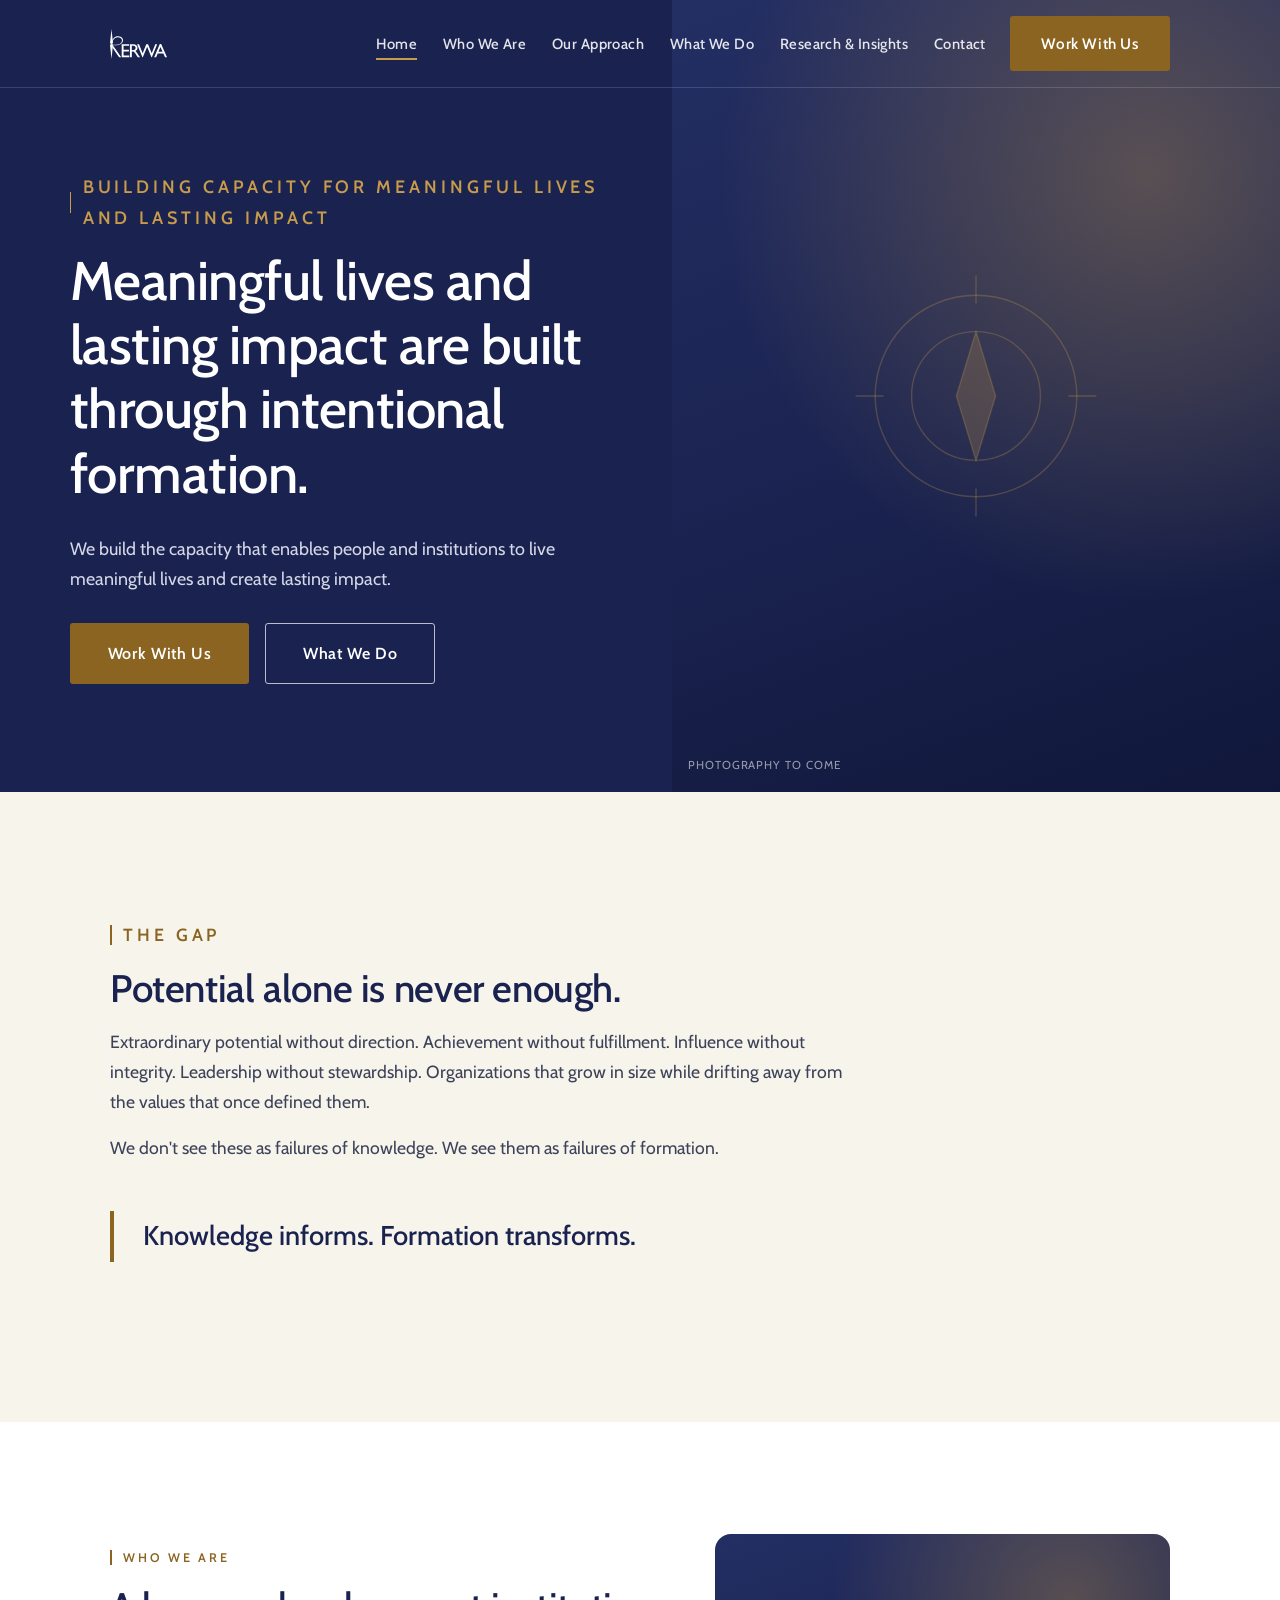
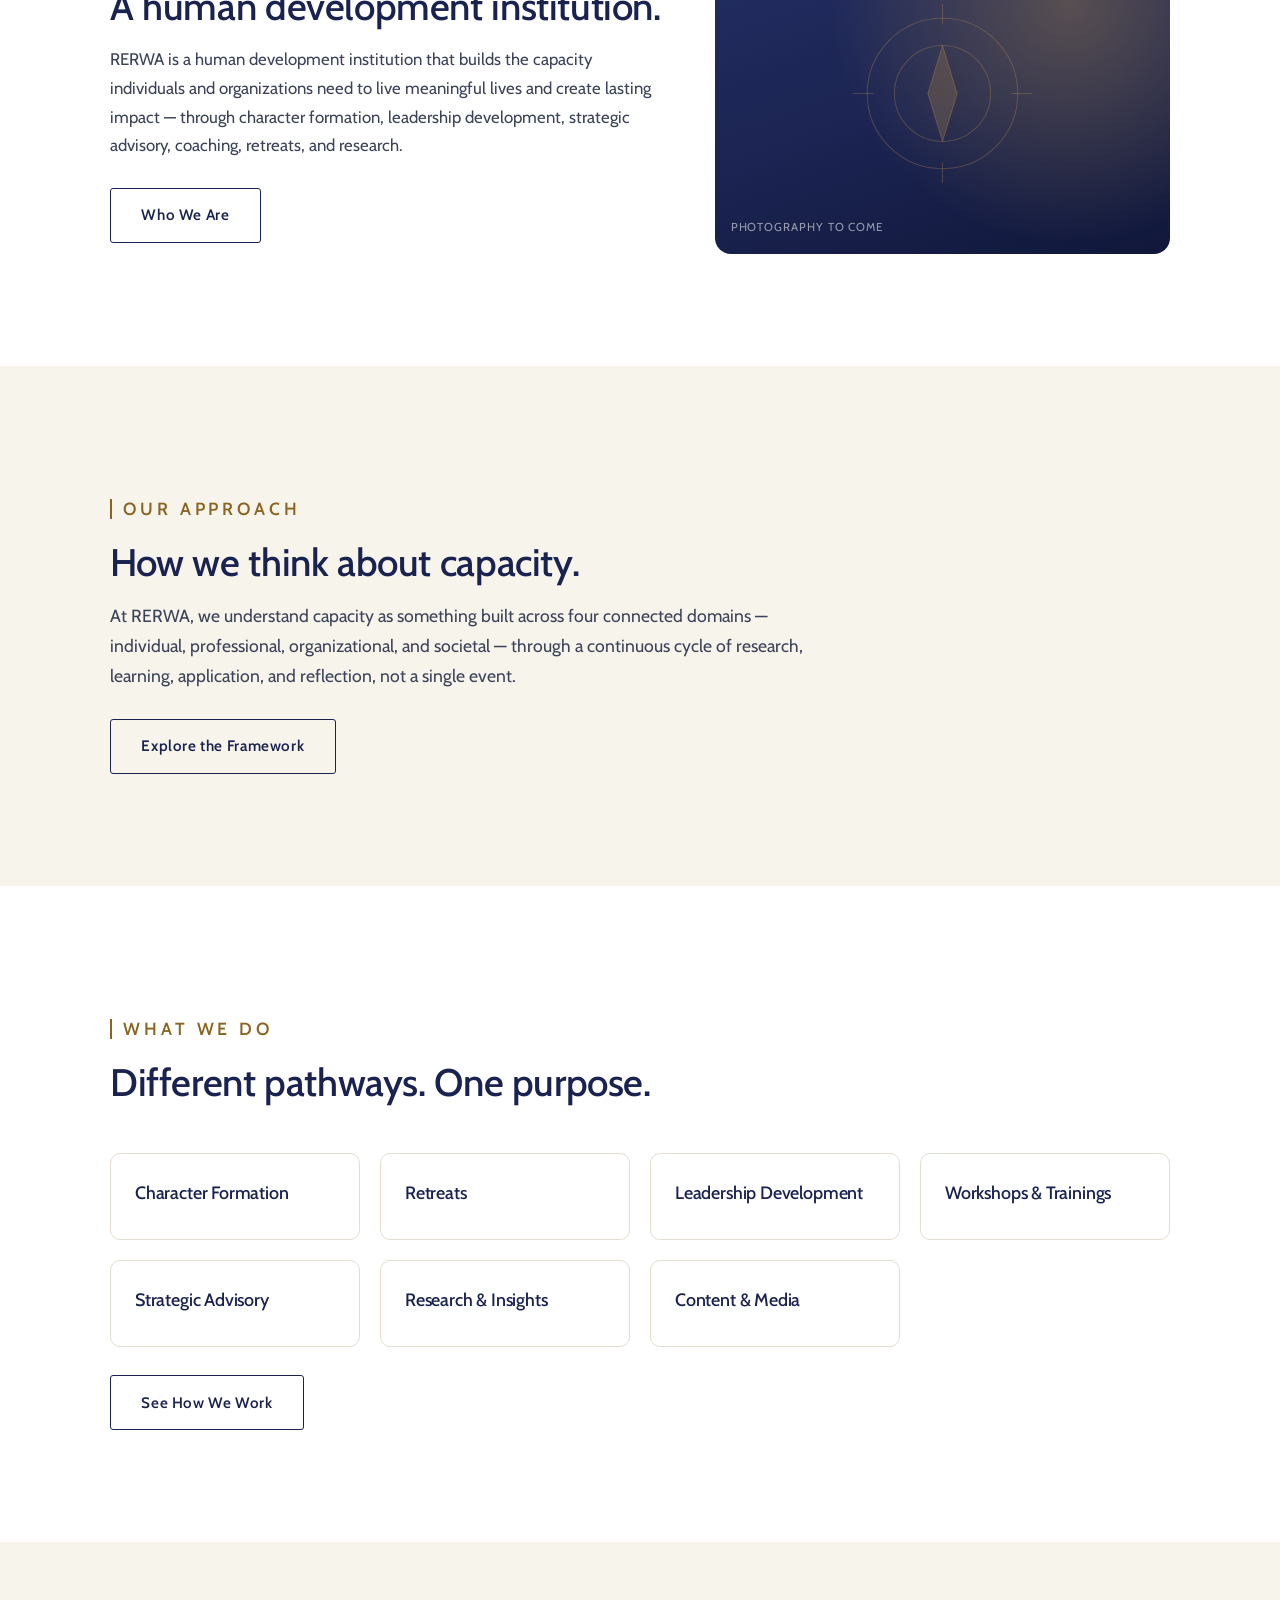
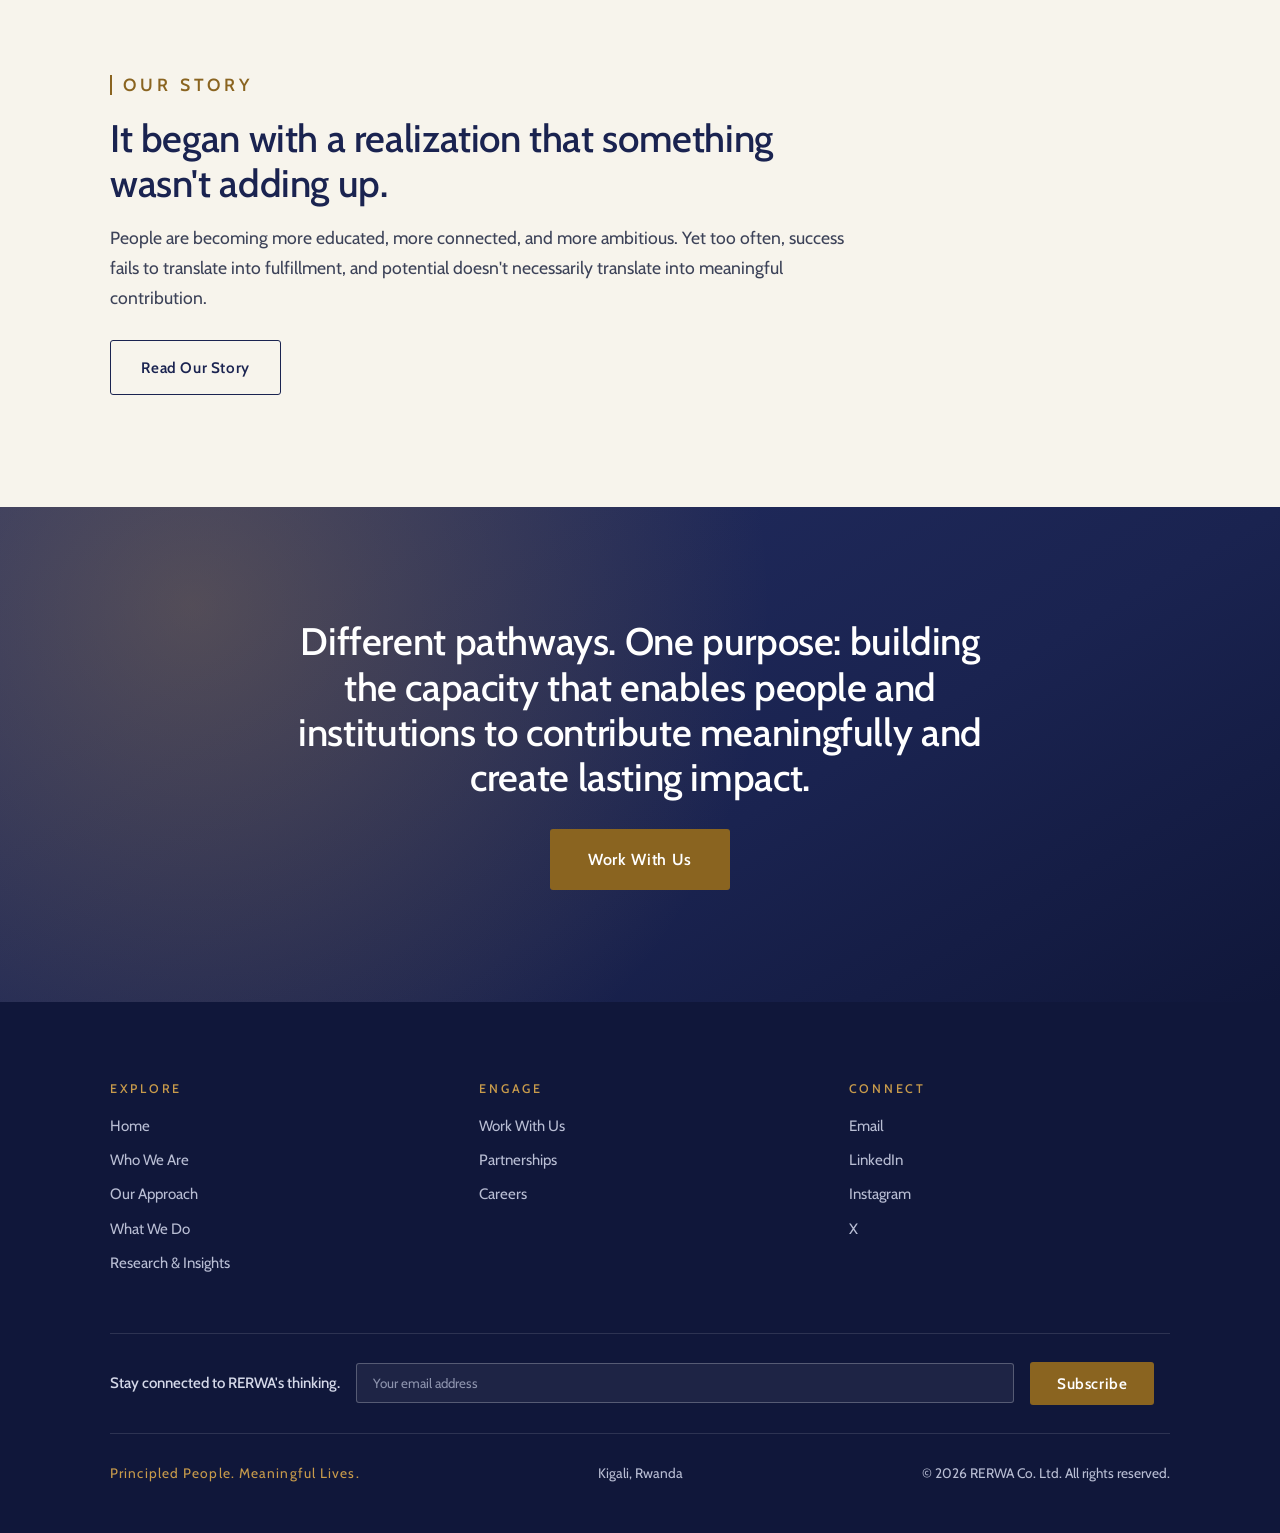
<file: index.html>
<!DOCTYPE html>
<html lang="en">
<head>
  <!-- Google tag (gtag.js) -->
<script async src="https://www.googletagmanager.com/gtag/js?id=G-T71RK4QW1S"></script>
<script>
  window.dataLayer = window.dataLayer || [];
  function gtag(){dataLayer.push(arguments);}
  gtag('js', new Date());
  gtag('config', 'G-T71RK4QW1S');
</script>
  <meta charset="utf-8">
  <meta name="viewport" content="width=device-width, initial-scale=1">
  <title>RERWA | Principled People. Meaningful Lives.</title>
  <meta name="description" content="Build the capacity for a life of meaning — personal development, character formation, leadership, and organizational culture.">
  <meta name="keywords" content="personal development, character formation, leadership development, human development institution, Rwanda">
  <meta name="author" content="RERWA Co. Ltd">

  <!-- Open Graph / social sharing -->
  <meta property="og:title" content="RERWA | Principled People. Meaningful Lives.">
  <meta property="og:description" content="Build the capacity for a life of meaning — personal development, character formation, leadership, and organizational culture.">
  <meta property="og:type" content="website">
  <meta property="og:url" content="https://rerwacollective.org/">
  <meta property="og:site_name" content="RERWA Collective">
  <meta name="twitter:card" content="summary">
  <link rel="canonical" href="https://rerwacollective.org/">

  <!-- Favicons -->
  <link rel="icon" href="images/favicon.ico" sizes="any">
  <link rel="icon" type="image/png" href="images/favicon_32.png">

  <!-- Fonts: Cabin as the web-safe Gill Sans substitute (guide Part 7) -->
  <link rel="preconnect" href="https://fonts.googleapis.com">
  <link rel="preconnect" href="https://fonts.gstatic.com" crossorigin>
  <link href="https://fonts.googleapis.com/css2?family=Cabin:wght@400;500;600;700&display=swap" rel="stylesheet">

  <link rel="stylesheet" href="css/style.css">
  <link rel="stylesheet" href="css/responsive.css">
</head>
<body>
  <a class="skip-link" href="#main">Skip to content</a>
  <header class="site-header site-header--overlay">
    <div class="container">
      <nav class="nav" aria-label="Primary">
        <a class="nav__brand" href="index.html" aria-label="RERWA home">
          <!-- Full RERWA wordmark. Navy shows on light headers; white shows on the dark home hero (CSS-controlled). -->
          <img class="nav__brand-logo nav__brand-logo--dark" src="images/rerwa-logo.svg" alt="RERWA">
          <img class="nav__brand-logo nav__brand-logo--light" src="images/rerwa-logo-white.svg" alt="RERWA" aria-hidden="true">
        </a>
        <button class="nav__toggle" aria-label="Toggle menu" aria-expanded="false" aria-controls="nav-links">
          <span></span><span></span><span></span>
        </button>
        <ul class="nav__links" id="nav-links">
          <li><a class="nav__link" href="index.html" aria-current="page">Home</a></li>
          <li><a class="nav__link" href="who-we-are.html">Who We Are</a></li>
          <li><a class="nav__link" href="our-approach.html">Our Approach</a></li>
          <li><a class="nav__link" href="what-we-do.html">What We Do</a></li>
          <li><a class="nav__link" href="research-insights.html">Research &amp; Insights</a></li>
          <li><a class="nav__link" href="contact.html">Contact</a></li>
        </ul>
        <a class="btn btn--gold" href="contact.html">Work With Us</a>
      </nav>
    </div>
  </header>
  <main id="main">
    <!-- HERO — two-column, transparent nav, fade-up + slow zoom (guide Part 1) -->
    <section class="hero-home">
      <div class="hero-home__grid">
        <div class="hero-home__content">
          <p class="label">Building Capacity for Meaningful Lives and Lasting Impact</p>
          <h1>Meaningful lives and lasting impact are built through intentional formation.</h1>
          <p>We build the capacity that enables people and institutions to live meaningful lives and create lasting impact.</p>
          <div class="btn-row">
            <a class="btn btn--gold btn--lg" href="contact.html">Work With Us</a>
            <a class="btn btn--ghost-light btn--lg" href="what-we-do.html">What We Do</a>
          </div>
        </div>
        <div class="hero-home__media">
          <div class="photo " role="img" aria-label="Photography placeholder" data-direction="A person mid-stride outdoors, golden-hour light, looking beyond the camera — aspiration and quiet resolve, authentic Rwandan setting. No staged corporate imagery.">
            <span class="photo__note">Photography to come</span>
          </div>
        </div>
      </div>
    </section>

    <!-- THE GAP — text only, generous white space, the emotional turn -->
    <section class="section">
      <div class="container">
        <div class="section__intro reveal">
          <p class="label">The Gap</p>
          <h2>Potential alone is never enough.</h2>
          <p>Extraordinary potential without direction. Achievement without fulfillment. Influence without integrity. Leadership without stewardship. Organizations that grow in size while drifting away from the values that once defined them.</p>
          <p>We don't see these as failures of knowledge. We see them as failures of formation.</p>
        </div>
        <div class="pull-quote reveal">
          <p>Knowledge informs. Formation transforms.</p>
        </div>
      </div>
    </section>

    <!-- WHO WE ARE — two columns, text + people-centred image -->
    <section class="section section--white">
      <div class="container">
        <div class="hero-page__grid">
          <div class="reveal">
            <p class="label">Who We Are</p>
            <h2>A human development institution.</h2>
            <p style="margin-top: var(--space-sm);">RERWA is a human development institution that builds the capacity individuals and organizations need to live meaningful lives and create lasting impact — through character formation, leadership development, strategic advisory, coaching, retreats, and research.</p>
            <div class="btn-row">
              <a class="btn btn--ghost" href="who-we-are.html">Who We Are</a>
            </div>
          </div>
          <div class="photo " role="img" aria-label="Photography placeholder" data-direction="A strong people-centred image — genuine connection, not posed.">
            <span class="photo__note">Photography to come</span>
          </div>
        </div>
      </div>
    </section>

    <!-- OUR APPROACH — short teaser only (full detail lives on Our Approach) -->
    <section class="section">
      <div class="container">
        <div class="section__intro reveal">
          <p class="label">Our Approach</p>
          <h2>How we think about capacity.</h2>
          <p>At RERWA, we understand capacity as something built across four connected domains — individual, professional, organizational, and societal — through a continuous cycle of research, learning, application, and reflection, not a single event.</p>
          <div class="btn-row">
            <a class="btn btn--ghost" href="our-approach.html">Explore the Framework</a>
          </div>
        </div>
      </div>
    </section>

    <!-- WHAT WE DO — seven compact cards, evenly weighted -->
    <section class="section section--white">
      <div class="container">
        <div class="section__intro reveal">
          <p class="label">What We Do</p>
          <h2>Different pathways. One purpose.</h2>
        </div>
        <div class="cards cards--4 reveal">
          <a class="card" href="what-we-do.html#character-formation"><h3>Character Formation</h3></a>
          <a class="card" href="what-we-do.html#retreats"><h3>Retreats</h3></a>
          <a class="card" href="what-we-do.html#leadership-development"><h3>Leadership Development</h3></a>
          <a class="card" href="what-we-do.html#workshops-trainings"><h3>Workshops &amp; Trainings</h3></a>
          <a class="card" href="what-we-do.html#strategic-advisory"><h3>Strategic Advisory</h3></a>
          <a class="card" href="what-we-do.html#research-insights"><h3>Research &amp; Insights</h3></a>
          <a class="card" href="what-we-do.html#content-media"><h3>Content &amp; Media</h3></a>
        </div>
        <div class="btn-row reveal">
          <a class="btn btn--ghost" href="what-we-do.html">See How We Work</a>
        </div>
      </div>
    </section>

    <!-- OUR STORY teaser — links to Who We Are -->
    <section class="section">
      <div class="container">
        <div class="section__intro reveal">
          <p class="label">Our Story</p>
          <h2>It began with a realization that something wasn't adding up.</h2>
          <p>People are becoming more educated, more connected, and more ambitious. Yet too often, success fails to translate into fulfillment, and potential doesn't necessarily translate into meaningful contribution.</p>
          <div class="btn-row">
            <a class="btn btn--ghost" href="who-we-are.html#our-story">Read Our Story</a>
          </div>
        </div>
      </div>
    </section>

    <section class="cta-band">
      <div class="container">
        <h2>Different pathways. One purpose: building the capacity that enables people and institutions to contribute meaningfully and create lasting impact.</h2>
        <a class="btn btn--gold btn--lg" href="contact.html">Work With Us</a>
      </div>
    </section>
  </main>

  <footer class="site-footer">
    <div class="container">
      <div class="footer-grid">
        <div class="footer-col">
          <h3>Explore</h3>
          <ul>
            <li><a href="index.html">Home</a></li>
            <li><a href="who-we-are.html">Who We Are</a></li>
            <li><a href="our-approach.html">Our Approach</a></li>
            <li><a href="what-we-do.html">What We Do</a></li>
            <li><a href="research-insights.html">Research &amp; Insights</a></li>
          </ul>
        </div>
        <div class="footer-col">
          <h3>Engage</h3>
          <ul>
            <li><a href="contact.html">Work With Us</a></li>
            <li><a href="contact.html#research-content-partnerships">Partnerships</a></li>
            <li><a href="contact.html#general-enquiries">Careers</a></li>
          </ul>
        </div>
        <div class="footer-col">
          <h3>Connect</h3>
          <ul>
            <li><a href="mailto:info@rerwacollective.org">Email</a></li>
            <li><a href="https://www.linkedin.com/company/rerwa" rel="noopener">LinkedIn</a></li>
            <li><a href="https://www.instagram.com/rerwacollective" rel="noopener">Instagram</a></li>
            <li><a href="https://x.com/rerwacollective" rel="noopener">X</a></li>
          </ul>
        </div>
      </div>

      <form class="footer-news" id="newsletter-form" novalidate>
        <label for="newsletter-email">Stay connected to RERWA's thinking.</label>
        <input type="email" id="newsletter-email" name="email" placeholder="Your email address" required>
        <button class="btn btn--gold" type="submit">Subscribe</button>
        <span class="footer-news__done" role="status" aria-live="polite"></span>
      </form>

      <div class="footer-base">
        <span class="tagline">Principled People. Meaningful Lives.</span>
        <span>Kigali, Rwanda</span>
        <span>&copy; 2026 RERWA Co. Ltd. All rights reserved.</span>
      </div>
    </div>
  </footer>

  <script src="js/main.js"></script>
</body>
</html>
</file>
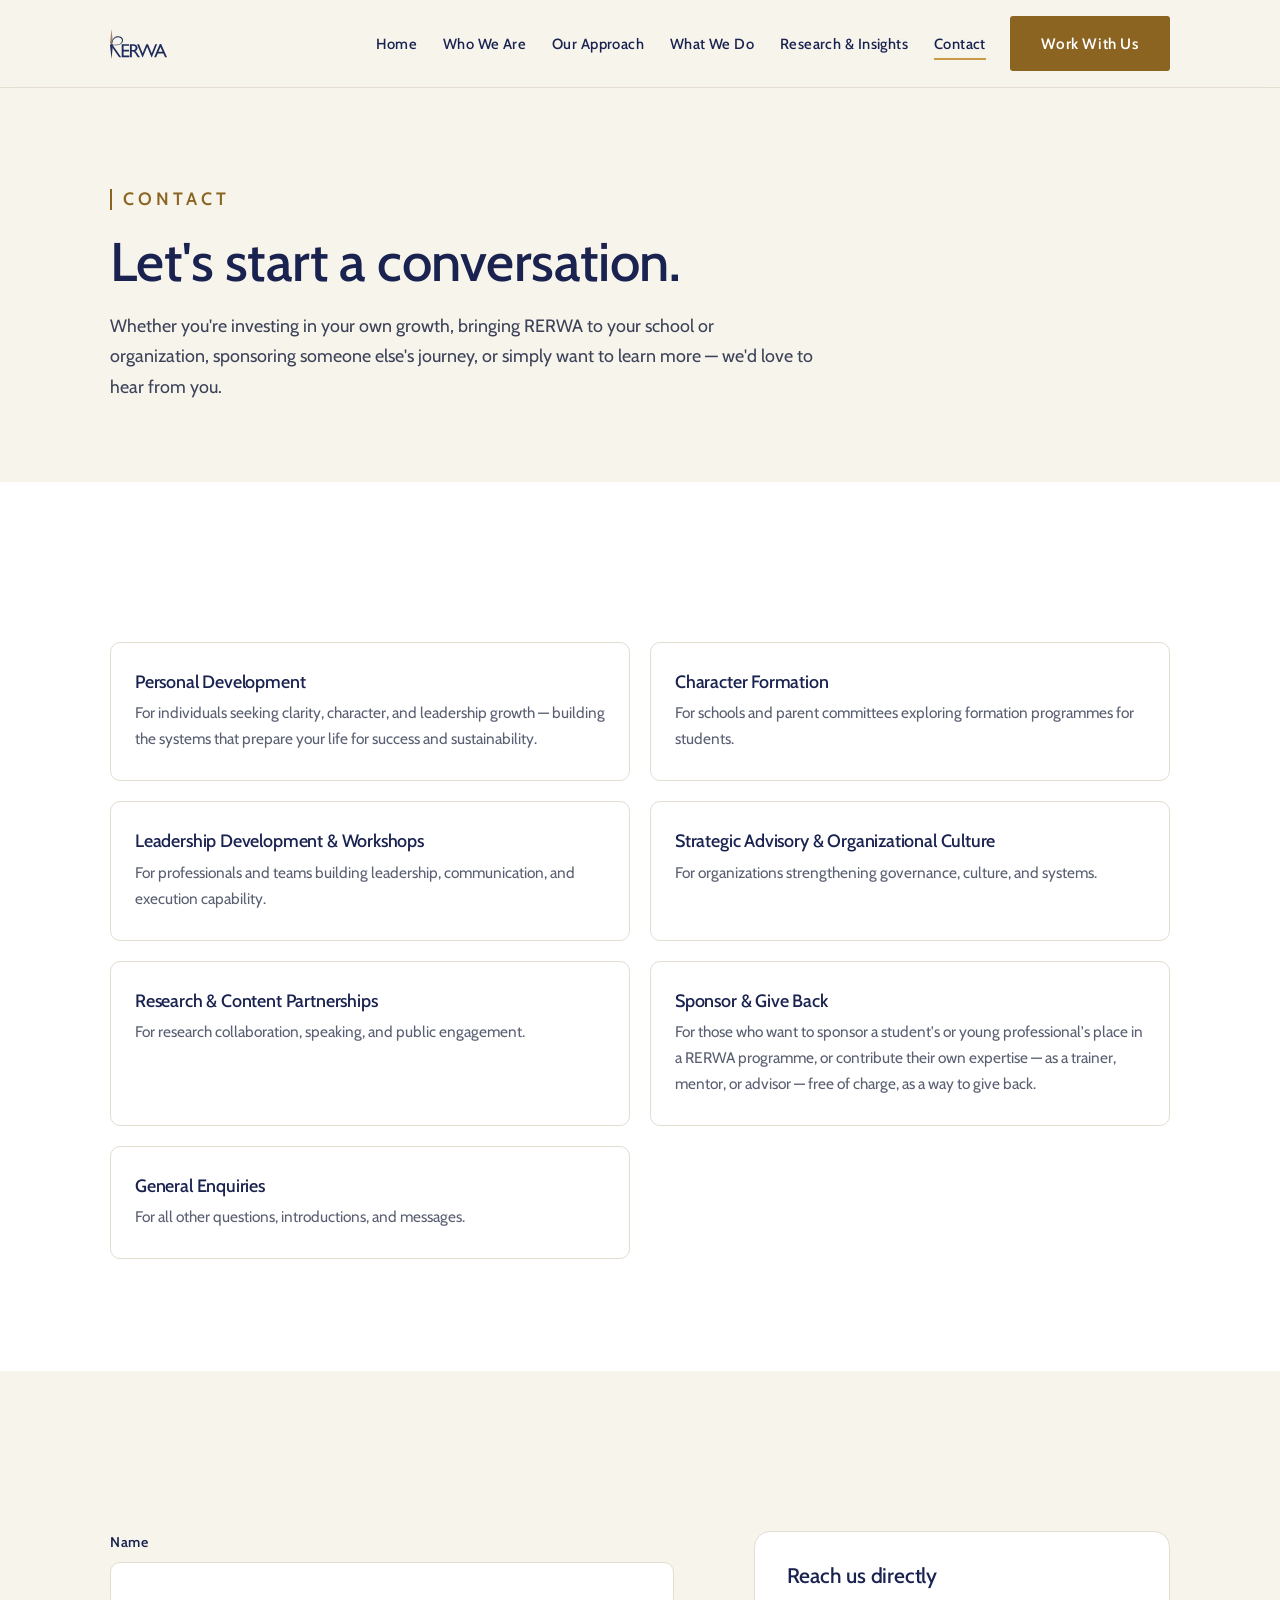
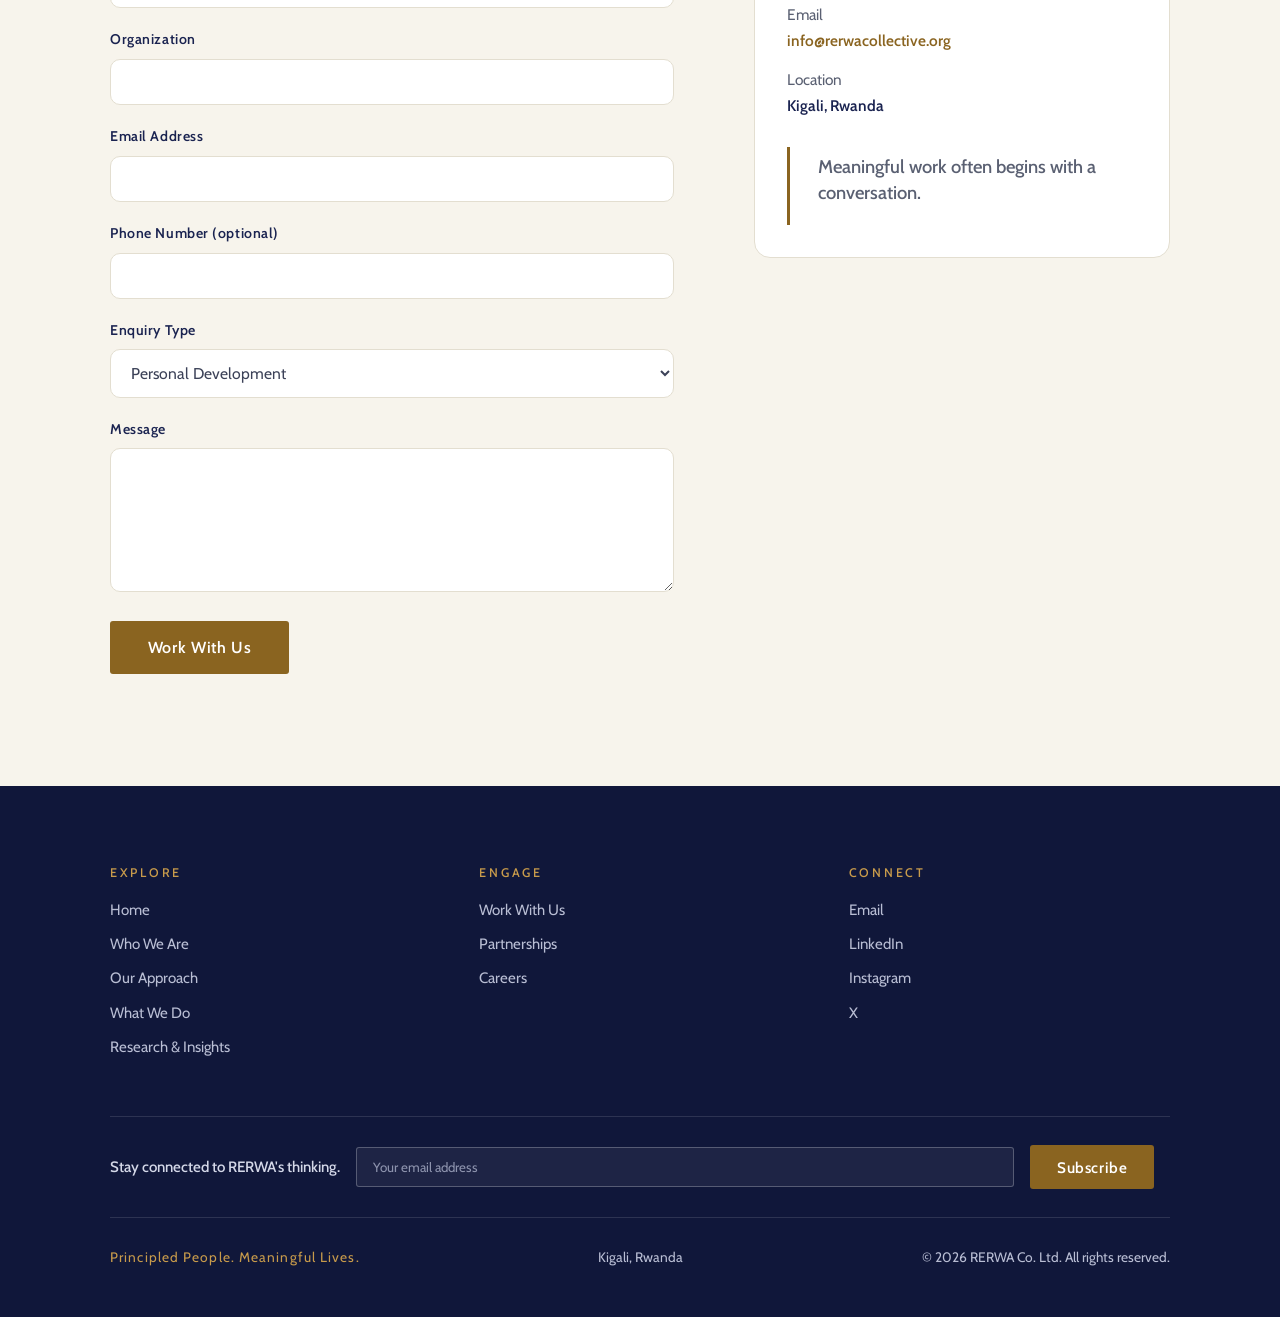
<file: contact.html>
<!DOCTYPE html>
<html lang="en">
<head>
  <!-- Google tag (gtag.js) -->
<script async src="https://www.googletagmanager.com/gtag/js?id=G-T71RK4QW1S"></script>
<script>
  window.dataLayer = window.dataLayer || [];
  function gtag(){dataLayer.push(arguments);}
  gtag('js', new Date());
  gtag('config', 'G-T71RK4QW1S');
</script>
  <meta charset="utf-8">
  <meta name="viewport" content="width=device-width, initial-scale=1">
  <title>Contact | RERWA</title>
  <meta name="description" content="Work with RERWA — for your own personal development, your team's leadership, or your organization's culture. Start a conversation today.">
  <meta name="keywords" content="work with RERWA, personal development, leadership training, organizational culture, sponsor a student">
  <meta name="author" content="RERWA Co. Ltd">

  <!-- Open Graph / social sharing -->
  <meta property="og:title" content="Contact | RERWA">
  <meta property="og:description" content="Work with RERWA — for your own personal development, your team's leadership, or your organization's culture. Start a conversation today.">
  <meta property="og:type" content="website">
  <meta property="og:url" content="https://rerwacollective.org/contact">
  <meta property="og:site_name" content="RERWA Collective">
  <meta name="twitter:card" content="summary">
  <link rel="canonical" href="https://rerwacollective.org/contact">

  <!-- Favicons -->
  <link rel="icon" href="images/favicon.ico" sizes="any">
  <link rel="icon" type="image/png" href="images/favicon_32.png">

  <!-- Fonts: Cabin as the web-safe Gill Sans substitute (guide Part 7) -->
  <link rel="preconnect" href="https://fonts.googleapis.com">
  <link rel="preconnect" href="https://fonts.gstatic.com" crossorigin>
  <link href="https://fonts.googleapis.com/css2?family=Cabin:wght@400;500;600;700&display=swap" rel="stylesheet">

  <link rel="stylesheet" href="css/style.css">
  <link rel="stylesheet" href="css/responsive.css">
</head>
<body>
  <a class="skip-link" href="#main">Skip to content</a>
  <header class="site-header">
    <div class="container">
      <nav class="nav" aria-label="Primary">
        <a class="nav__brand" href="index.html" aria-label="RERWA home">
          <!-- Full RERWA wordmark. Navy shows on light headers; white shows on the dark home hero (CSS-controlled). -->
          <img class="nav__brand-logo nav__brand-logo--dark" src="images/rerwa-logo.svg" alt="RERWA">
          <img class="nav__brand-logo nav__brand-logo--light" src="images/rerwa-logo-white.svg" alt="RERWA" aria-hidden="true">
        </a>
        <button class="nav__toggle" aria-label="Toggle menu" aria-expanded="false" aria-controls="nav-links">
          <span></span><span></span><span></span>
        </button>
        <ul class="nav__links" id="nav-links">
          <li><a class="nav__link" href="index.html">Home</a></li>
          <li><a class="nav__link" href="who-we-are.html">Who We Are</a></li>
          <li><a class="nav__link" href="our-approach.html">Our Approach</a></li>
          <li><a class="nav__link" href="what-we-do.html">What We Do</a></li>
          <li><a class="nav__link" href="research-insights.html">Research &amp; Insights</a></li>
          <li><a class="nav__link" href="contact.html" aria-current="page">Contact</a></li>
        </ul>
        <a class="btn btn--gold" href="contact.html">Work With Us</a>
      </nav>
    </div>
  </header>
  <main id="main">
    <section class="hero-page hero-page--text-only">
      <div class="container">
        <div class="hero-page__grid">
          <div>
            <p class="label">Contact</p>
            <h1>Let's start a conversation.</h1>
            <p>Whether you're investing in your own growth, bringing RERWA to your school or organization, sponsoring someone else's journey, or simply want to learn more — we'd love to hear from you.</p>
          </div>
        </div>
      </div>
    </section>

    <!-- Enquiry options — tapping a card preselects the enquiry type below.
         “Sponsor & Give Back” covers both financial sponsorship and pro bono
         expert contribution; both route to one enquiry type for now. -->
    <section class="section section--white">
      <div class="container">
        <div class="enquiry-grid reveal">
          <a class="card" href="#contact-form" id="personal-development" onclick="document.getElementById('enquiry-type').value='Personal Development';">
            <h3>Personal Development</h3>
            <p>For individuals seeking clarity, character, and leadership growth — building the systems that prepare your life for success and sustainability.</p>
          </a>
          <a class="card" href="#contact-form" id="character-formation" onclick="document.getElementById('enquiry-type').value='Character Formation';">
            <h3>Character Formation</h3>
            <p>For schools and parent committees exploring formation programmes for students.</p>
          </a>
          <a class="card" href="#contact-form" id="leadership-development-workshops" onclick="document.getElementById('enquiry-type').value='Leadership Development & Workshops';">
            <h3>Leadership Development &amp; Workshops</h3>
            <p>For professionals and teams building leadership, communication, and execution capability.</p>
          </a>
          <a class="card" href="#contact-form" id="strategic-advisory-organizational-culture" onclick="document.getElementById('enquiry-type').value='Strategic Advisory & Organizational Culture';">
            <h3>Strategic Advisory &amp; Organizational Culture</h3>
            <p>For organizations strengthening governance, culture, and systems.</p>
          </a>
          <a class="card" href="#contact-form" id="research-content-partnerships" onclick="document.getElementById('enquiry-type').value='Research & Content Partnerships';">
            <h3>Research &amp; Content Partnerships</h3>
            <p>For research collaboration, speaking, and public engagement.</p>
          </a>
          <a class="card" href="#contact-form" id="sponsor-give-back" onclick="document.getElementById('enquiry-type').value='Sponsor & Give Back';">
            <h3>Sponsor &amp; Give Back</h3>
            <p>For those who want to sponsor a student's or young professional's place in a RERWA programme, or contribute their own expertise — as a trainer, mentor, or advisor — free of charge, as a way to give back.</p>
          </a>
          <a class="card" href="#contact-form" id="general-enquiries" onclick="document.getElementById('enquiry-type').value='General Enquiries';">
            <h3>General Enquiries</h3>
            <p>For all other questions, introductions, and messages.</p>
          </a>
        </div>
      </div>
    </section>

    <section class="section">
      <div class="container">
        <div class="contact-layout">
          <!-- To deliver messages, set data-endpoint to a live form endpoint
               (e.g. a Google Apps Script web app or Formspree URL). Without it,
               the confirmation shows but nothing is sent. -->
          <form id="contact-form" novalidate data-endpoint="https://script.google.com/macros/s/AKfycbydx5UkXTAEzBUqU9lSTISaz-7Y5Ve7Q6_FOIz0-QeKBN7NE_wAVbZ_7IaTwol4TWM/exec">
            <div class="form__field">
              <label for="name">Name</label>
              <input type="text" id="name" name="name" autocomplete="name" required>
            </div>
            <div class="form__field">
              <label for="organization">Organization</label>
              <input type="text" id="organization" name="organization" autocomplete="organization">
            </div>
            <div class="form__field">
              <label for="email">Email Address</label>
              <input type="email" id="email" name="email" autocomplete="email" required>
            </div>
            <div class="form__field">
              <label for="phone">Phone Number (optional)</label>
              <input type="tel" id="phone" name="phone" autocomplete="tel">
            </div>
            <div class="form__field">
              <label for="enquiry-type">Enquiry Type</label>
              <select id="enquiry-type" name="enquiry_type" required>
                  <option value="Personal Development">Personal Development</option>
                  <option value="Character Formation">Character Formation</option>
                  <option value="Leadership Development &amp; Workshops">Leadership Development &amp; Workshops</option>
                  <option value="Strategic Advisory &amp; Organizational Culture">Strategic Advisory &amp; Organizational Culture</option>
                  <option value="Research &amp; Content Partnerships">Research &amp; Content Partnerships</option>
                  <option value="Sponsor &amp; Give Back">Sponsor &amp; Give Back</option>
                  <option value="General Enquiries">General Enquiries</option>
              </select>
            </div>
            <div class="form__field">
              <label for="message">Message</label>
              <textarea id="message" name="message" required></textarea>
            </div>
            <button class="btn btn--gold btn--lg" type="submit">Work With Us</button>
            <p id="form-status" class="form__status" role="status" aria-live="polite" style="display:none;"></p>
          </form>

          <aside class="contact-aside">
            <h3>Reach us directly</h3>
            <p>Email<br><a href="mailto:info@rerwacollective.org">info@rerwacollective.org</a></p>
            <p>Location<br><strong>Kigali, Rwanda</strong></p>
            <div class="pull-quote" style="margin: var(--space-md) 0 0; border-left-width: 3px;">
              <p style="font-size: 1.15rem;">Meaningful work often begins with a conversation.</p>
            </div>
          </aside>
        </div>
      </div>
    </section>
  </main>

  <footer class="site-footer">
    <div class="container">
      <div class="footer-grid">
        <div class="footer-col">
          <h3>Explore</h3>
          <ul>
            <li><a href="index.html">Home</a></li>
            <li><a href="who-we-are.html">Who We Are</a></li>
            <li><a href="our-approach.html">Our Approach</a></li>
            <li><a href="what-we-do.html">What We Do</a></li>
            <li><a href="research-insights.html">Research &amp; Insights</a></li>
          </ul>
        </div>
        <div class="footer-col">
          <h3>Engage</h3>
          <ul>
            <li><a href="contact.html">Work With Us</a></li>
            <li><a href="contact.html#research-content-partnerships">Partnerships</a></li>
            <li><a href="contact.html#general-enquiries">Careers</a></li>
          </ul>
        </div>
        <div class="footer-col">
          <h3>Connect</h3>
          <ul>
            <li><a href="mailto:info@rerwacollective.org">Email</a></li>
            <li><a href="https://www.linkedin.com/company/rerwa-collective" rel="noopener">LinkedIn</a></li>
            <li><a href="https://www.instagram.com/rerwacollective" rel="noopener">Instagram</a></li>
            <li><a href="https://x.com/rerwacollective" rel="noopener">X</a></li>
          </ul>
        </div>
      </div>

      <form class="footer-news" id="newsletter-form" novalidate>
        <label for="newsletter-email">Stay connected to RERWA's thinking.</label>
        <input type="email" id="newsletter-email" name="email" placeholder="Your email address" required>
        <button class="btn btn--gold" type="submit">Subscribe</button>
        <span class="footer-news__done" role="status" aria-live="polite"></span>
      </form>

      <div class="footer-base">
        <span class="tagline">Principled People. Meaningful Lives.</span>
        <span>Kigali, Rwanda</span>
        <span>&copy; 2026 RERWA Co. Ltd. All rights reserved.</span>
      </div>
    </div>
  </footer>

  <script src="js/main.js"></script>
</body>
</html>
</file>
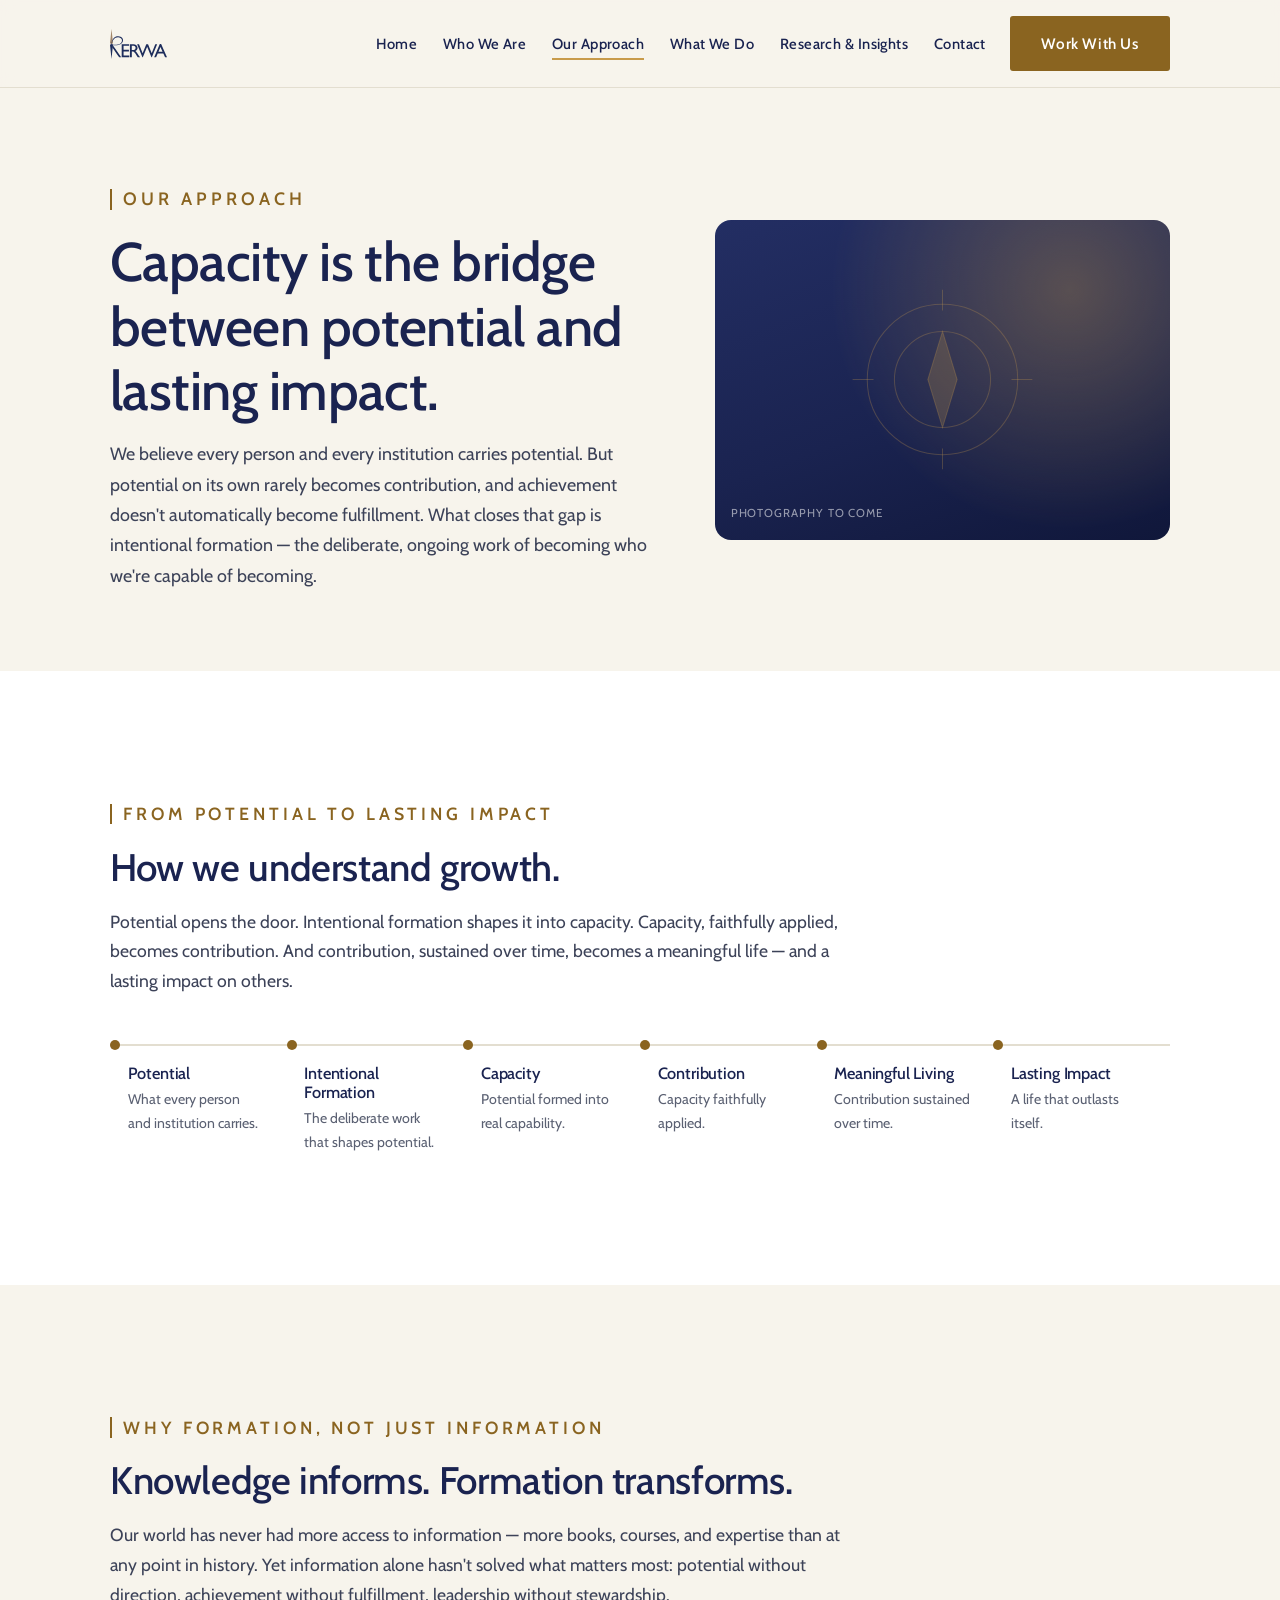
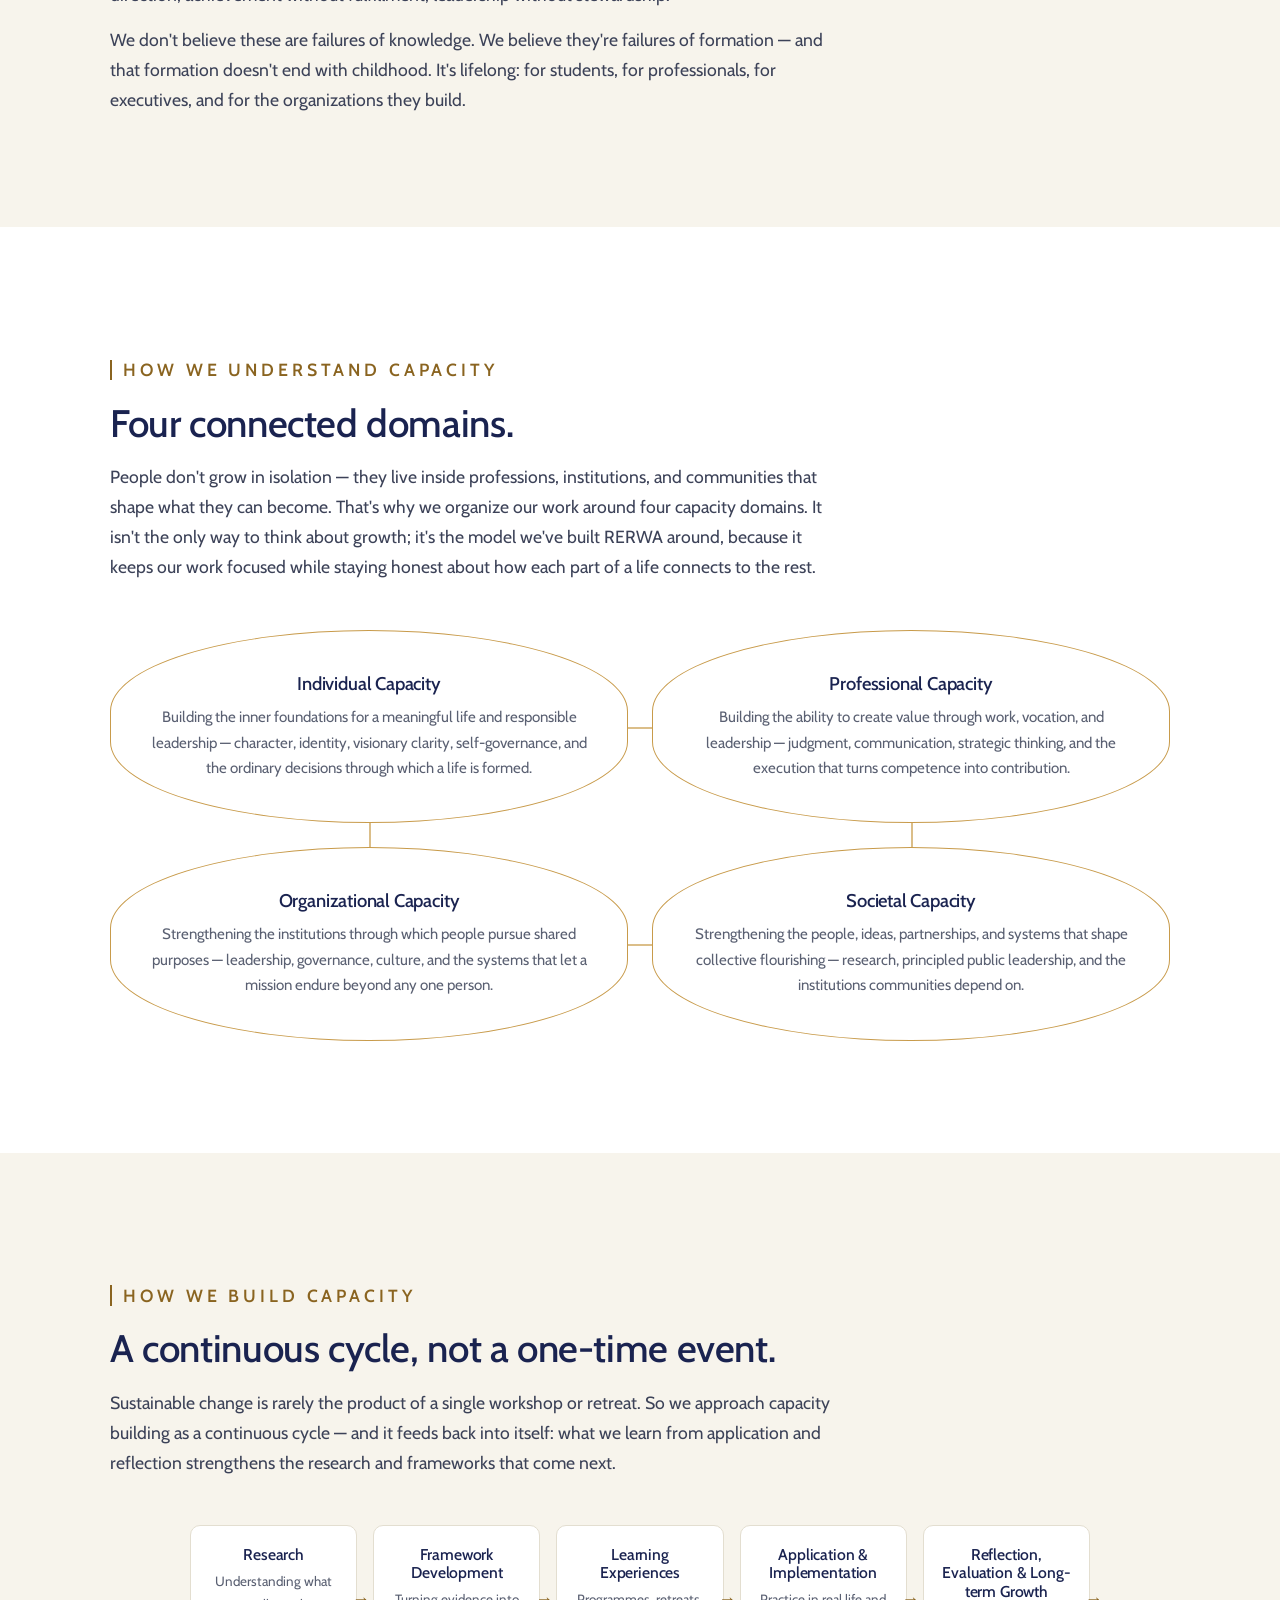
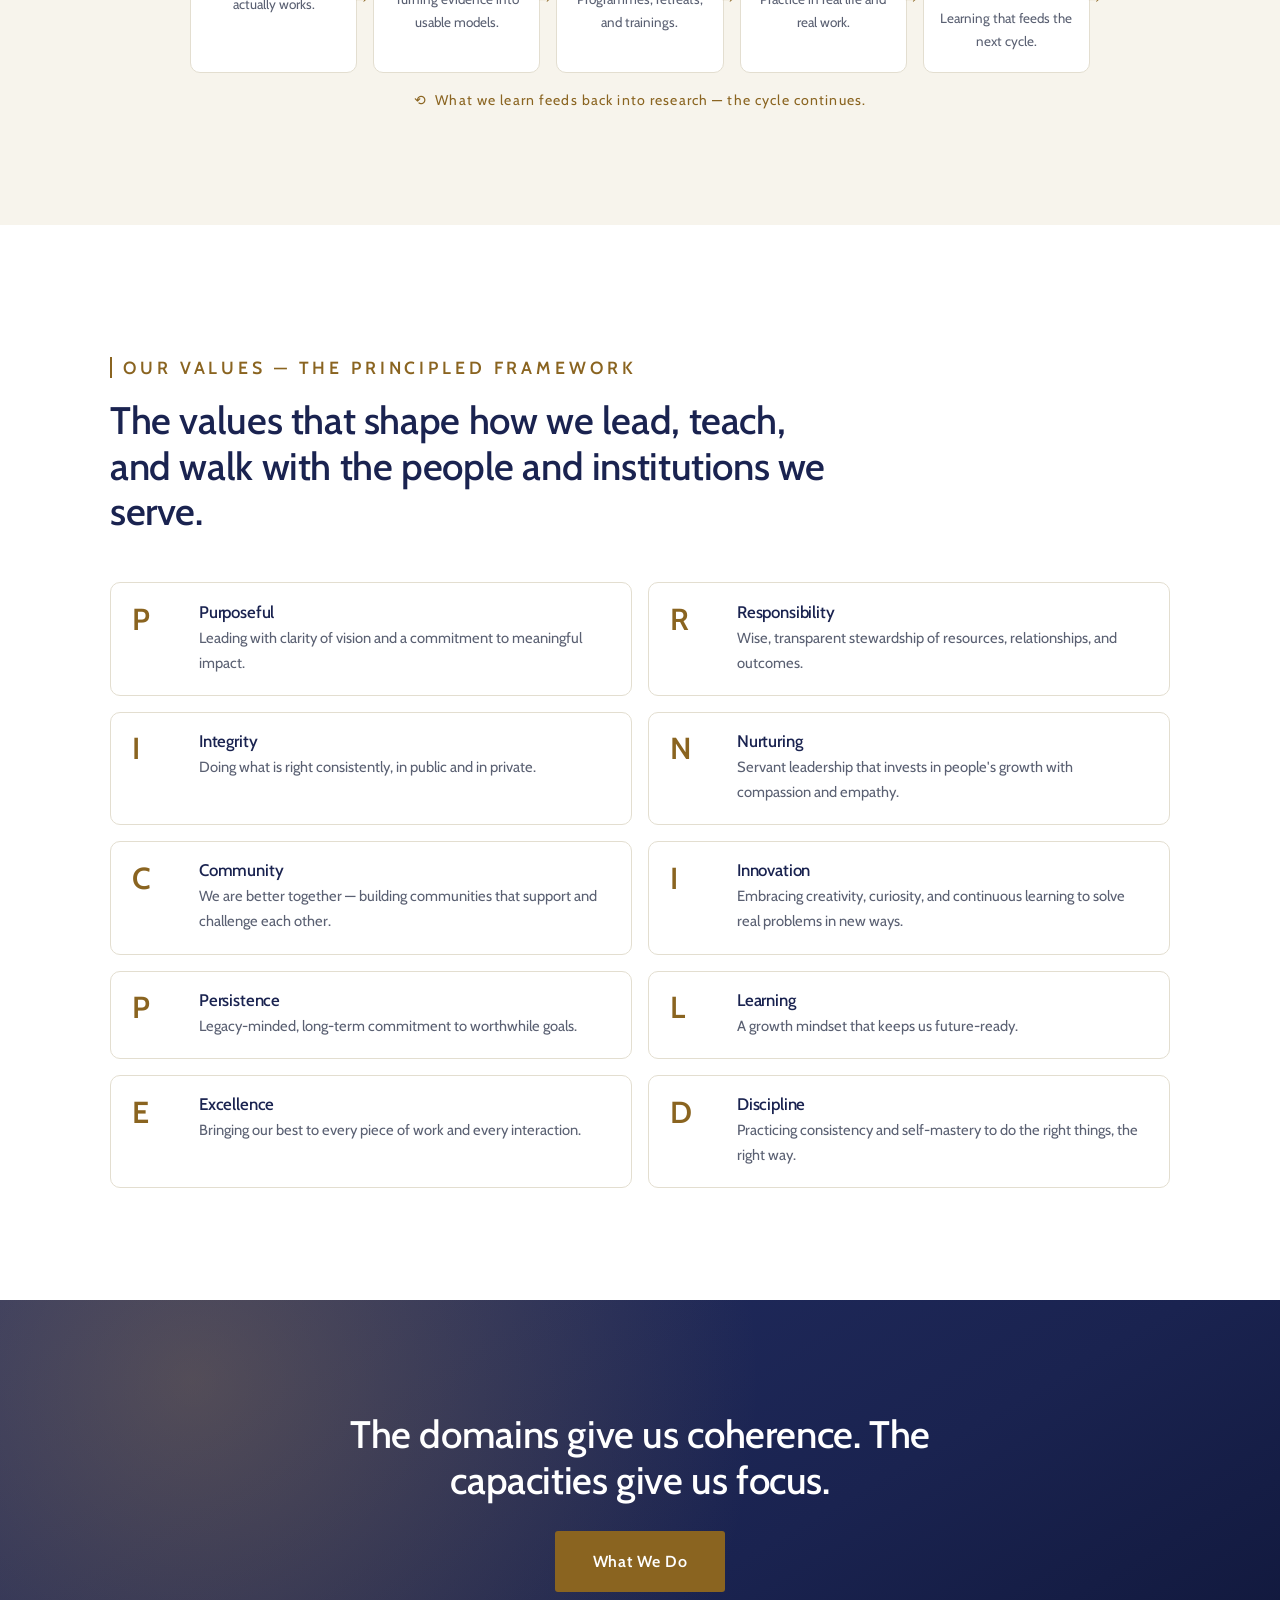
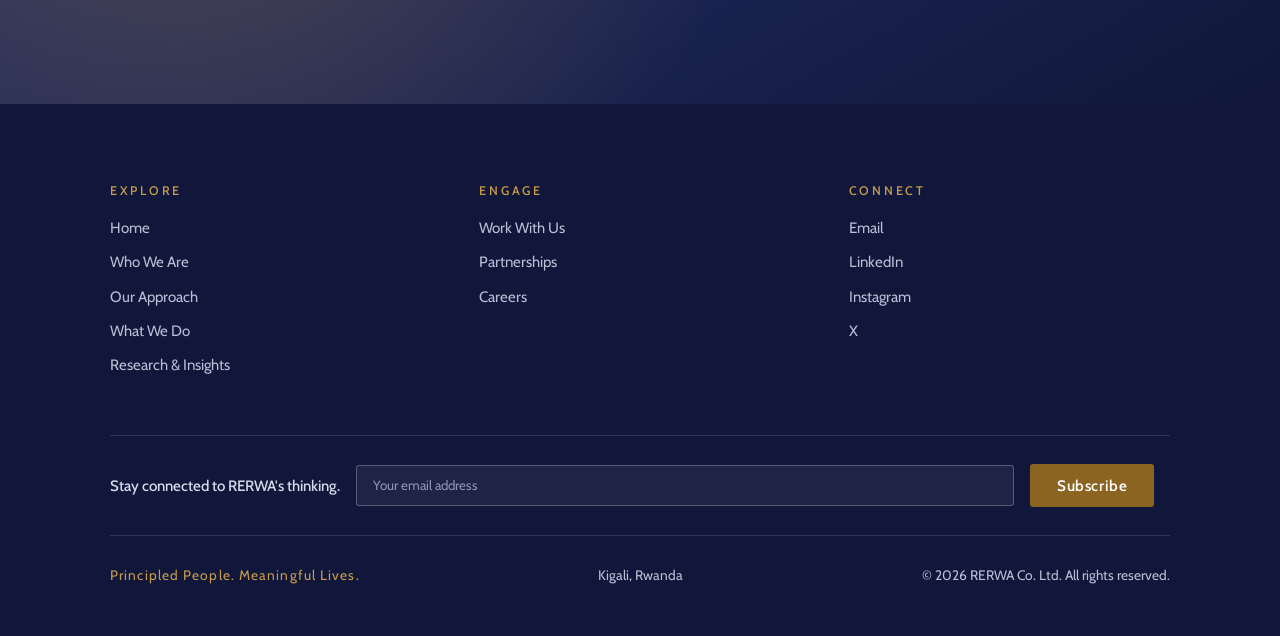
<file: our-approach.html>
<!DOCTYPE html>
<html lang="en">
<head>
  <!-- Google tag (gtag.js) -->
<script async src="https://www.googletagmanager.com/gtag/js?id=G-T71RK4QW1S"></script>
<script>
  window.dataLayer = window.dataLayer || [];
  function gtag(){dataLayer.push(arguments);}
  gtag('js', new Date());
  gtag('config', 'G-T71RK4QW1S');
</script>
  <meta charset="utf-8">
  <meta name="viewport" content="width=device-width, initial-scale=1">
  <title>Our Approach | RERWA</title>
  <meta name="description" content="How RERWA builds capacity — across four connected domains, through a continuous cycle of research, learning, application, and reflection.">
  <meta name="keywords" content="capacity framework, intentional formation, leadership philosophy">
  <meta name="author" content="RERWA Co. Ltd">

  <!-- Open Graph / social sharing -->
  <meta property="og:title" content="Our Approach | RERWA">
  <meta property="og:description" content="How RERWA builds capacity — across four connected domains, through a continuous cycle of research, learning, application, and reflection.">
  <meta property="og:type" content="website">
  <meta property="og:url" content="https://rerwacollective.org/our-approach">
  <meta property="og:site_name" content="RERWA Collective">
  <meta name="twitter:card" content="summary">
  <link rel="canonical" href="https://rerwacollective.org/our-approach">

  <!-- Favicons -->
  <link rel="icon" href="images/favicon.ico" sizes="any">
  <link rel="icon" type="image/png" href="images/favicon_32.png">

  <!-- Fonts: Cabin as the web-safe Gill Sans substitute (guide Part 7) -->
  <link rel="preconnect" href="https://fonts.googleapis.com">
  <link rel="preconnect" href="https://fonts.gstatic.com" crossorigin>
  <link href="https://fonts.googleapis.com/css2?family=Cabin:wght@400;500;600;700&display=swap" rel="stylesheet">

  <link rel="stylesheet" href="css/style.css">
  <link rel="stylesheet" href="css/responsive.css">
</head>
<body>
  <a class="skip-link" href="#main">Skip to content</a>
  <header class="site-header">
    <div class="container">
      <nav class="nav" aria-label="Primary">
        <a class="nav__brand" href="index.html" aria-label="RERWA home">
          <!-- Full RERWA wordmark. Navy shows on light headers; white shows on the dark home hero (CSS-controlled). -->
          <img class="nav__brand-logo nav__brand-logo--dark" src="images/rerwa-logo.svg" alt="RERWA">
          <img class="nav__brand-logo nav__brand-logo--light" src="images/rerwa-logo-white.svg" alt="RERWA" aria-hidden="true">
        </a>
        <button class="nav__toggle" aria-label="Toggle menu" aria-expanded="false" aria-controls="nav-links">
          <span></span><span></span><span></span>
        </button>
        <ul class="nav__links" id="nav-links">
          <li><a class="nav__link" href="index.html">Home</a></li>
          <li><a class="nav__link" href="who-we-are.html">Who We Are</a></li>
          <li><a class="nav__link" href="our-approach.html" aria-current="page">Our Approach</a></li>
          <li><a class="nav__link" href="what-we-do.html">What We Do</a></li>
          <li><a class="nav__link" href="research-insights.html">Research &amp; Insights</a></li>
          <li><a class="nav__link" href="contact.html">Contact</a></li>
        </ul>
        <a class="btn btn--gold" href="contact.html">Work With Us</a>
      </nav>
    </div>
  </header>
  <main id="main">
    <!-- Page hero — abstract/architectural, about the thinking not the delivery -->
    <section class="hero-page">
      <div class="container">
        <div class="hero-page__grid">
          <div>
            <p class="label">Our Approach</p>
            <h1>Capacity is the bridge between potential and lasting impact.</h1>
            <p>We believe every person and every institution carries potential. But potential on its own rarely becomes contribution, and achievement doesn't automatically become fulfillment. What closes that gap is intentional formation — the deliberate, ongoing work of becoming who we're capable of becoming.</p>
          </div>
          <div class="photo " role="img" aria-label="Photography placeholder" data-direction="Abstract or architectural — a compass, a path, an interlocking structure. No people; this page is about the thinking.">
            <span class="photo__note">Photography to come</span>
          </div>
        </div>
      </div>
    </section>

    <!-- From Potential to Lasting Impact — the organizing visual -->
    <section class="section section--white">
      <div class="container">
        <div class="section__intro reveal">
          <p class="label">From Potential to Lasting Impact</p>
          <h2>How we understand growth.</h2>
          <p>Potential opens the door. Intentional formation shapes it into capacity. Capacity, faithfully applied, becomes contribution. And contribution, sustained over time, becomes a meaningful life — and a lasting impact on others.</p>
        </div>
        <div class="journey reveal" role="list" aria-label="The development journey">
          <div class="journey__stage" role="listitem"><h3>Potential</h3><p>What every person and institution carries.</p></div>
          <div class="journey__stage" role="listitem"><h3>Intentional Formation</h3><p>The deliberate work that shapes potential.</p></div>
          <div class="journey__stage" role="listitem"><h3>Capacity</h3><p>Potential formed into real capability.</p></div>
          <div class="journey__stage" role="listitem"><h3>Contribution</h3><p>Capacity faithfully applied.</p></div>
          <div class="journey__stage" role="listitem"><h3>Meaningful Living</h3><p>Contribution sustained over time.</p></div>
          <div class="journey__stage" role="listitem"><h3>Lasting Impact</h3><p>A life that outlasts itself.</p></div>
        </div>
      </div>
    </section>

    <!-- Why formation, not just information -->
    <section class="section">
      <div class="container">
        <div class="section__intro reveal">
          <p class="label">Why Formation, Not Just Information</p>
          <h2>Knowledge informs. Formation transforms.</h2>
          <p>Our world has never had more access to information — more books, courses, and expertise than at any point in history. Yet information alone hasn't solved what matters most: potential without direction, achievement without fulfillment, leadership without stewardship.</p>
          <p>We don't believe these are failures of knowledge. We believe they're failures of formation — and that formation doesn't end with childhood. It's lifelong: for students, for professionals, for executives, and for the organizations they build.</p>
        </div>
      </div>
    </section>

    <!-- Four capacity domains — interconnected circles -->
    <section class="section section--white" id="capacity-domains">
      <div class="container">
        <div class="section__intro reveal">
          <p class="label">How We Understand Capacity</p>
          <h2>Four connected domains.</h2>
          <p>People don't grow in isolation — they live inside professions, institutions, and communities that shape what they can become. That's why we organize our work around four capacity domains. It isn't the only way to think about growth; it's the model we've built RERWA around, because it keeps our work focused while staying honest about how each part of a life connects to the rest.</p>
        </div>
        <!-- Domain detail pages exist at /our-approach/… (guide Part 8) but stay
             out of navigation and internal links until real content is published. -->
        <div class="domains reveal">
          <div class="domain">
            <h3>Individual Capacity</h3>
            <p>Building the inner foundations for a meaningful life and responsible leadership — character, identity, visionary clarity, self-governance, and the ordinary decisions through which a life is formed.</p>
          </div>
          <div class="domain">
            <h3>Professional Capacity</h3>
            <p>Building the ability to create value through work, vocation, and leadership — judgment, communication, strategic thinking, and the execution that turns competence into contribution.</p>
          </div>
          <div class="domain">
            <h3>Organizational Capacity</h3>
            <p>Strengthening the institutions through which people pursue shared purposes — leadership, governance, culture, and the systems that let a mission endure beyond any one person.</p>
          </div>
          <div class="domain">
            <h3>Societal Capacity</h3>
            <p>Strengthening the people, ideas, partnerships, and systems that shape collective flourishing — research, principled public leadership, and the institutions communities depend on.</p>
          </div>
        </div>
      </div>
    </section>

    <!-- Capacity building cycle -->
    <section class="section" id="capacity-cycle">
      <div class="container">
        <div class="section__intro reveal">
          <p class="label">How We Build Capacity</p>
          <h2>A continuous cycle, not a one-time event.</h2>
          <p>Sustainable change is rarely the product of a single workshop or retreat. So we approach capacity building as a continuous cycle — and it feeds back into itself: what we learn from application and reflection strengthens the research and frameworks that come next.</p>
        </div>
        <div class="cycle reveal" role="list" aria-label="The capacity building cycle">
          <div class="cycle__step" role="listitem"><h3>Research</h3><p>Understanding what actually works.</p></div>
          <div class="cycle__step" role="listitem"><h3>Framework Development</h3><p>Turning evidence into usable models.</p></div>
          <div class="cycle__step" role="listitem"><h3>Learning Experiences</h3><p>Programmes, retreats, and trainings.</p></div>
          <div class="cycle__step" role="listitem"><h3>Application &amp; Implementation</h3><p>Practice in real life and real work.</p></div>
          <div class="cycle__step" role="listitem"><h3>Reflection, Evaluation &amp; Long-term Growth</h3><p>Learning that feeds the next cycle.</p></div>
          <p class="cycle__loop" aria-hidden="true">⟲ &nbsp;What we learn feeds back into research — the cycle continues.</p>
        </div>
      </div>
    </section>

    <!-- Values — the PRINCIPLED framework, compact two-column grid -->
    <section class="section section--white" id="values">
      <div class="container">
        <div class="section__intro reveal">
          <p class="label">Our Values — The PRINCIPLED Framework</p>
          <h2>The values that shape how we lead, teach, and walk with the people and institutions we serve.</h2>
        </div>
        <div class="values reveal">
          <div class="value"><span class="value__letter" aria-hidden="true">P</span><div><h3>Purposeful</h3><p>Leading with clarity of vision and a commitment to meaningful impact.</p></div></div>
          <div class="value"><span class="value__letter" aria-hidden="true">R</span><div><h3>Responsibility</h3><p>Wise, transparent stewardship of resources, relationships, and outcomes.</p></div></div>
          <div class="value"><span class="value__letter" aria-hidden="true">I</span><div><h3>Integrity</h3><p>Doing what is right consistently, in public and in private.</p></div></div>
          <div class="value"><span class="value__letter" aria-hidden="true">N</span><div><h3>Nurturing</h3><p>Servant leadership that invests in people's growth with compassion and empathy.</p></div></div>
          <div class="value"><span class="value__letter" aria-hidden="true">C</span><div><h3>Community</h3><p>We are better together — building communities that support and challenge each other.</p></div></div>
          <div class="value"><span class="value__letter" aria-hidden="true">I</span><div><h3>Innovation</h3><p>Embracing creativity, curiosity, and continuous learning to solve real problems in new ways.</p></div></div>
          <div class="value"><span class="value__letter" aria-hidden="true">P</span><div><h3>Persistence</h3><p>Legacy-minded, long-term commitment to worthwhile goals.</p></div></div>
          <div class="value"><span class="value__letter" aria-hidden="true">L</span><div><h3>Learning</h3><p>A growth mindset that keeps us future-ready.</p></div></div>
          <div class="value"><span class="value__letter" aria-hidden="true">E</span><div><h3>Excellence</h3><p>Bringing our best to every piece of work and every interaction.</p></div></div>
          <div class="value"><span class="value__letter" aria-hidden="true">D</span><div><h3>Discipline</h3><p>Practicing consistency and self-mastery to do the right things, the right way.</p></div></div>
        </div>
      </div>
    </section>

    <section class="cta-band">
      <div class="container">
        <h2>The domains give us coherence. The capacities give us focus.</h2>
        <a class="btn btn--gold btn--lg" href="what-we-do.html">What We Do</a>
      </div>
    </section>
  </main>

  <footer class="site-footer">
    <div class="container">
      <div class="footer-grid">
        <div class="footer-col">
          <h3>Explore</h3>
          <ul>
            <li><a href="index.html">Home</a></li>
            <li><a href="who-we-are.html">Who We Are</a></li>
            <li><a href="our-approach.html">Our Approach</a></li>
            <li><a href="what-we-do.html">What We Do</a></li>
            <li><a href="research-insights.html">Research &amp; Insights</a></li>
          </ul>
        </div>
        <div class="footer-col">
          <h3>Engage</h3>
          <ul>
            <li><a href="contact.html">Work With Us</a></li>
            <li><a href="contact.html#research-content-partnerships">Partnerships</a></li>
            <li><a href="contact.html#general-enquiries">Careers</a></li>
          </ul>
        </div>
        <div class="footer-col">
          <h3>Connect</h3>
          <ul>
            <li><a href="mailto:info@rerwacollective.org">Email</a></li>
            <li><a href="https://www.linkedin.com/company/rerwa" rel="noopener">LinkedIn</a></li>
            <li><a href="https://www.instagram.com/rerwacollective" rel="noopener">Instagram</a></li>
            <li><a href="https://x.com/rerwacollective" rel="noopener">X</a></li>
          </ul>
        </div>
      </div>

      <form class="footer-news" id="newsletter-form" novalidate>
        <label for="newsletter-email">Stay connected to RERWA's thinking.</label>
        <input type="email" id="newsletter-email" name="email" placeholder="Your email address" required>
        <button class="btn btn--gold" type="submit">Subscribe</button>
        <span class="footer-news__done" role="status" aria-live="polite"></span>
      </form>

      <div class="footer-base">
        <span class="tagline">Principled People. Meaningful Lives.</span>
        <span>Kigali, Rwanda</span>
        <span>&copy; 2026 RERWA Co. Ltd. All rights reserved.</span>
      </div>
    </div>
  </footer>

  <script src="js/main.js"></script>
</body>
</html>
</file>
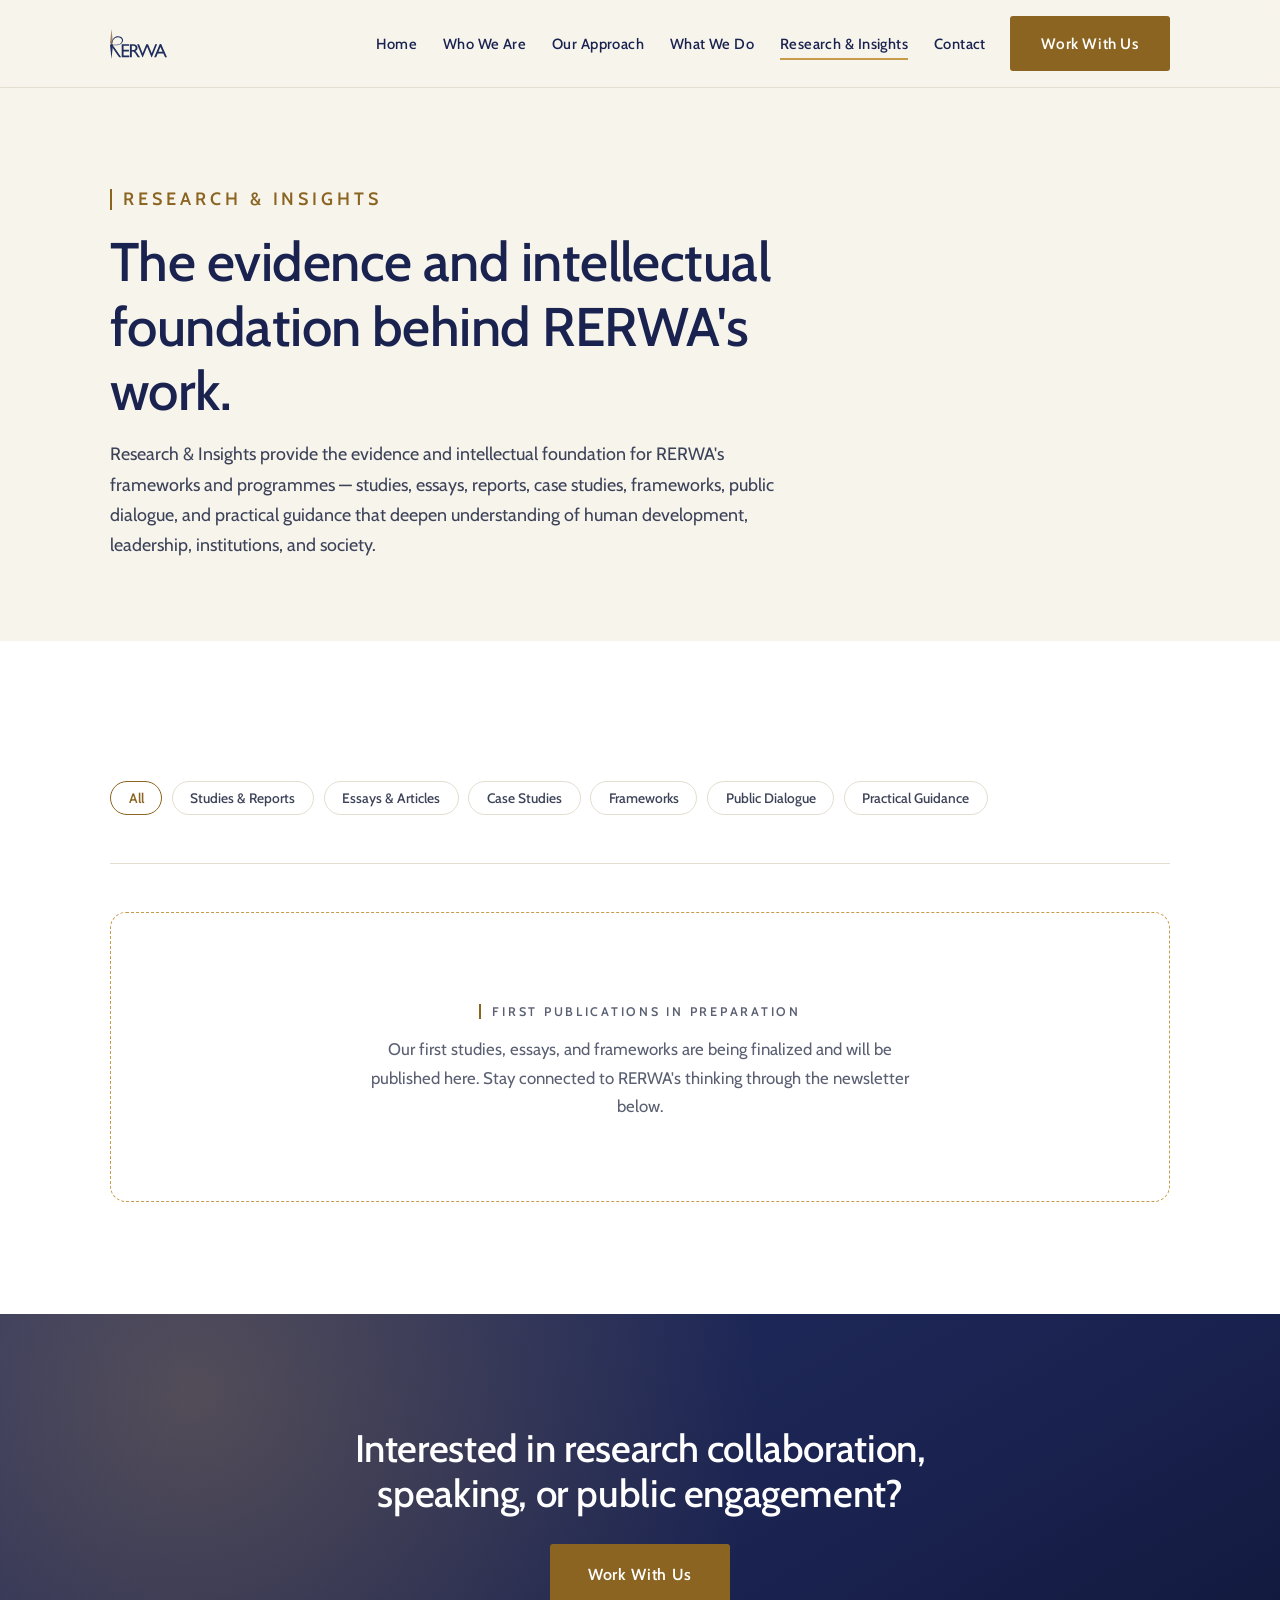
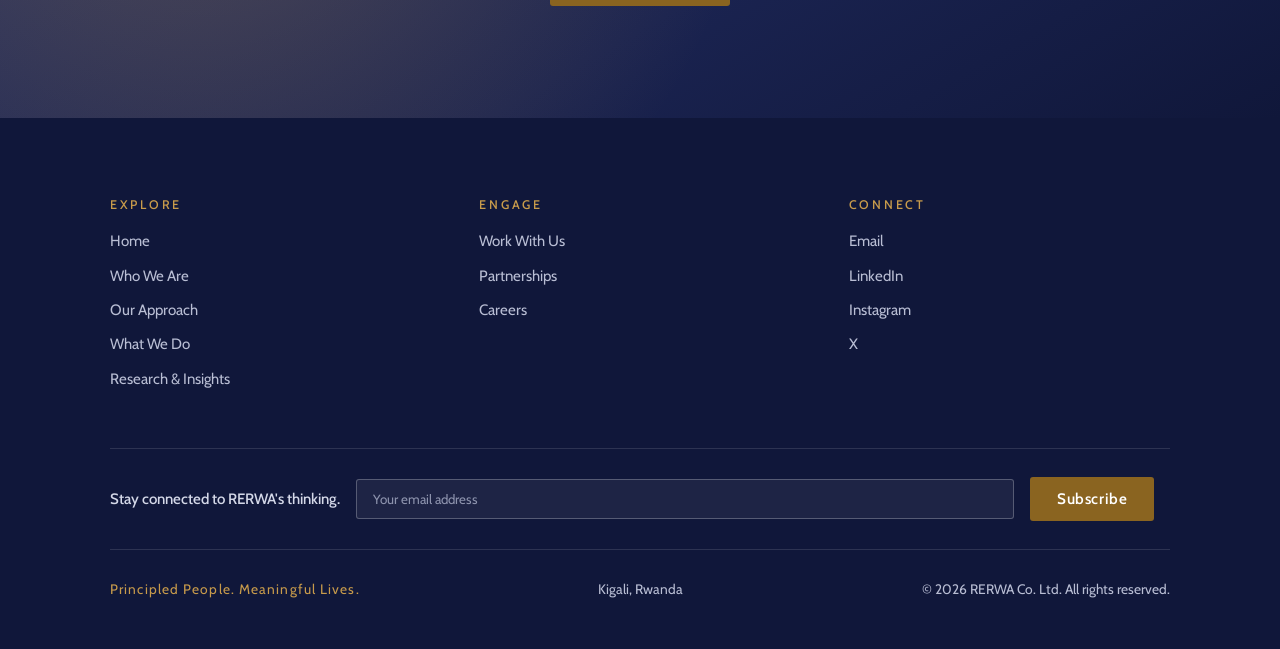
<file: research-insights.html>
<!DOCTYPE html>
<html lang="en">
<head>
  <!-- Google tag (gtag.js) -->
<script async src="https://www.googletagmanager.com/gtag/js?id=G-T71RK4QW1S"></script>
<script>
  window.dataLayer = window.dataLayer || [];
  function gtag(){dataLayer.push(arguments);}
  gtag('js', new Date());
  gtag('config', 'G-T71RK4QW1S');
</script>
  <meta charset="utf-8">
  <meta name="viewport" content="width=device-width, initial-scale=1">
  <title>Research & Insights | RERWA</title>
  <meta name="description" content="Studies, essays, frameworks, and practical guidance that deepen understanding of human development, leadership, institutions, and society.">
  <meta name="keywords" content="leadership research, human development, capacity building frameworks">
  <meta name="author" content="RERWA Co. Ltd">

  <!-- Open Graph / social sharing -->
  <meta property="og:title" content="Research & Insights | RERWA">
  <meta property="og:description" content="Studies, essays, frameworks, and practical guidance that deepen understanding of human development, leadership, institutions, and society.">
  <meta property="og:type" content="website">
  <meta property="og:url" content="https://rerwacollective.org/research-insights">
  <meta property="og:site_name" content="RERWA Collective">
  <meta name="twitter:card" content="summary">
  <link rel="canonical" href="https://rerwacollective.org/research-insights">

  <!-- Favicons -->
  <link rel="icon" href="images/favicon.ico" sizes="any">
  <link rel="icon" type="image/png" href="images/favicon_32.png">

  <!-- Fonts: Cabin as the web-safe Gill Sans substitute (guide Part 7) -->
  <link rel="preconnect" href="https://fonts.googleapis.com">
  <link rel="preconnect" href="https://fonts.gstatic.com" crossorigin>
  <link href="https://fonts.googleapis.com/css2?family=Cabin:wght@400;500;600;700&display=swap" rel="stylesheet">

  <link rel="stylesheet" href="css/style.css">
  <link rel="stylesheet" href="css/responsive.css">
</head>
<body>
  <a class="skip-link" href="#main">Skip to content</a>
  <header class="site-header">
    <div class="container">
      <nav class="nav" aria-label="Primary">
        <a class="nav__brand" href="index.html" aria-label="RERWA home">
          <!-- Full RERWA wordmark. Navy shows on light headers; white shows on the dark home hero (CSS-controlled). -->
          <img class="nav__brand-logo nav__brand-logo--dark" src="images/rerwa-logo.svg" alt="RERWA">
          <img class="nav__brand-logo nav__brand-logo--light" src="images/rerwa-logo-white.svg" alt="RERWA" aria-hidden="true">
        </a>
        <button class="nav__toggle" aria-label="Toggle menu" aria-expanded="false" aria-controls="nav-links">
          <span></span><span></span><span></span>
        </button>
        <ul class="nav__links" id="nav-links">
          <li><a class="nav__link" href="index.html">Home</a></li>
          <li><a class="nav__link" href="who-we-are.html">Who We Are</a></li>
          <li><a class="nav__link" href="our-approach.html">Our Approach</a></li>
          <li><a class="nav__link" href="what-we-do.html">What We Do</a></li>
          <li><a class="nav__link" href="research-insights.html" aria-current="page">Research &amp; Insights</a></li>
          <li><a class="nav__link" href="contact.html">Contact</a></li>
        </ul>
        <a class="btn btn--gold" href="contact.html">Work With Us</a>
      </nav>
    </div>
  </header>
  <main id="main">
    <section class="hero-page hero-page--text-only">
      <div class="container">
        <div class="hero-page__grid">
          <div>
            <p class="label">Research &amp; Insights</p>
            <h1>The evidence and intellectual foundation behind RERWA's work.</h1>
            <p>Research &amp; Insights provide the evidence and intellectual foundation for RERWA's frameworks and programmes — studies, essays, reports, case studies, frameworks, public dialogue, and practical guidance that deepen understanding of human development, leadership, institutions, and society.</p>
          </div>
        </div>
      </div>
    </section>

    <section class="section section--white">
      <div class="container">
        <div class="filters" role="group" aria-label="Filter by category">
          <button class="filter" data-filter="all" aria-pressed="true">All</button>
          <button class="filter" data-filter="studies-reports" aria-pressed="false">Studies &amp; Reports</button>
          <button class="filter" data-filter="essays-articles" aria-pressed="false">Essays &amp; Articles</button>
          <button class="filter" data-filter="case-studies" aria-pressed="false">Case Studies</button>
          <button class="filter" data-filter="frameworks" aria-pressed="false">Frameworks</button>
          <button class="filter" data-filter="public-dialogue" aria-pressed="false">Public Dialogue</button>
          <button class="filter" data-filter="practical-guidance" aria-pressed="false">Practical Guidance</button>
        </div>

        <!-- Resource listing. Each entry mirrors the CMS fields defined in the
             guide (Part 5): title, summary, author, date, content type,
             audience, capacity domain, related pathway. Duplicate the
             <article> block below for each new publication. -->
        <div class="resource-list">
          <!-- TEMPLATE — copy, fill, and remove the is-reserved class:
          <article class="resource" data-category="essays-articles"
                   data-audience="" data-domain="" data-pathway="">
            <span class="resource__type">Essay</span>
            <div>
              <h3><a href="#">Title of the piece</a></h3>
              <p>One-sentence summary.</p>
            </div>
            <span class="resource__meta">Author · Month Year</span>
          </article>
          -->
        </div>

        <div class="empty-state">
          <p class="label">First Publications in Preparation</p>
          <p>Our first studies, essays, and frameworks are being finalized and will be published here. Stay connected to RERWA's thinking through the newsletter below.</p>
        </div>
      </div>
    </section>

    <section class="cta-band">
      <div class="container">
        <h2>Interested in research collaboration, speaking, or public engagement?</h2>
        <a class="btn btn--gold btn--lg" href="contact.html#research-content-partnerships">Work With Us</a>
      </div>
    </section>
  </main>

  <footer class="site-footer">
    <div class="container">
      <div class="footer-grid">
        <div class="footer-col">
          <h3>Explore</h3>
          <ul>
            <li><a href="index.html">Home</a></li>
            <li><a href="who-we-are.html">Who We Are</a></li>
            <li><a href="our-approach.html">Our Approach</a></li>
            <li><a href="what-we-do.html">What We Do</a></li>
            <li><a href="research-insights.html">Research &amp; Insights</a></li>
          </ul>
        </div>
        <div class="footer-col">
          <h3>Engage</h3>
          <ul>
            <li><a href="contact.html">Work With Us</a></li>
            <li><a href="contact.html#research-content-partnerships">Partnerships</a></li>
            <li><a href="contact.html#general-enquiries">Careers</a></li>
          </ul>
        </div>
        <div class="footer-col">
          <h3>Connect</h3>
          <ul>
            <li><a href="mailto:info@rerwacollective.org">Email</a></li>
            <li><a href="https://www.linkedin.com/company/rerwa" rel="noopener">LinkedIn</a></li>
            <li><a href="https://www.instagram.com/rerwacollective" rel="noopener">Instagram</a></li>
            <li><a href="https://x.com/rerwacollective" rel="noopener">X</a></li>
          </ul>
        </div>
      </div>

      <form class="footer-news" id="newsletter-form" novalidate>
        <label for="newsletter-email">Stay connected to RERWA's thinking.</label>
        <input type="email" id="newsletter-email" name="email" placeholder="Your email address" required>
        <button class="btn btn--gold" type="submit">Subscribe</button>
        <span class="footer-news__done" role="status" aria-live="polite"></span>
      </form>

      <div class="footer-base">
        <span class="tagline">Principled People. Meaningful Lives.</span>
        <span>Kigali, Rwanda</span>
        <span>&copy; 2026 RERWA Co. Ltd. All rights reserved.</span>
      </div>
    </div>
  </footer>

  <script src="js/main.js"></script>
</body>
</html>
</file>
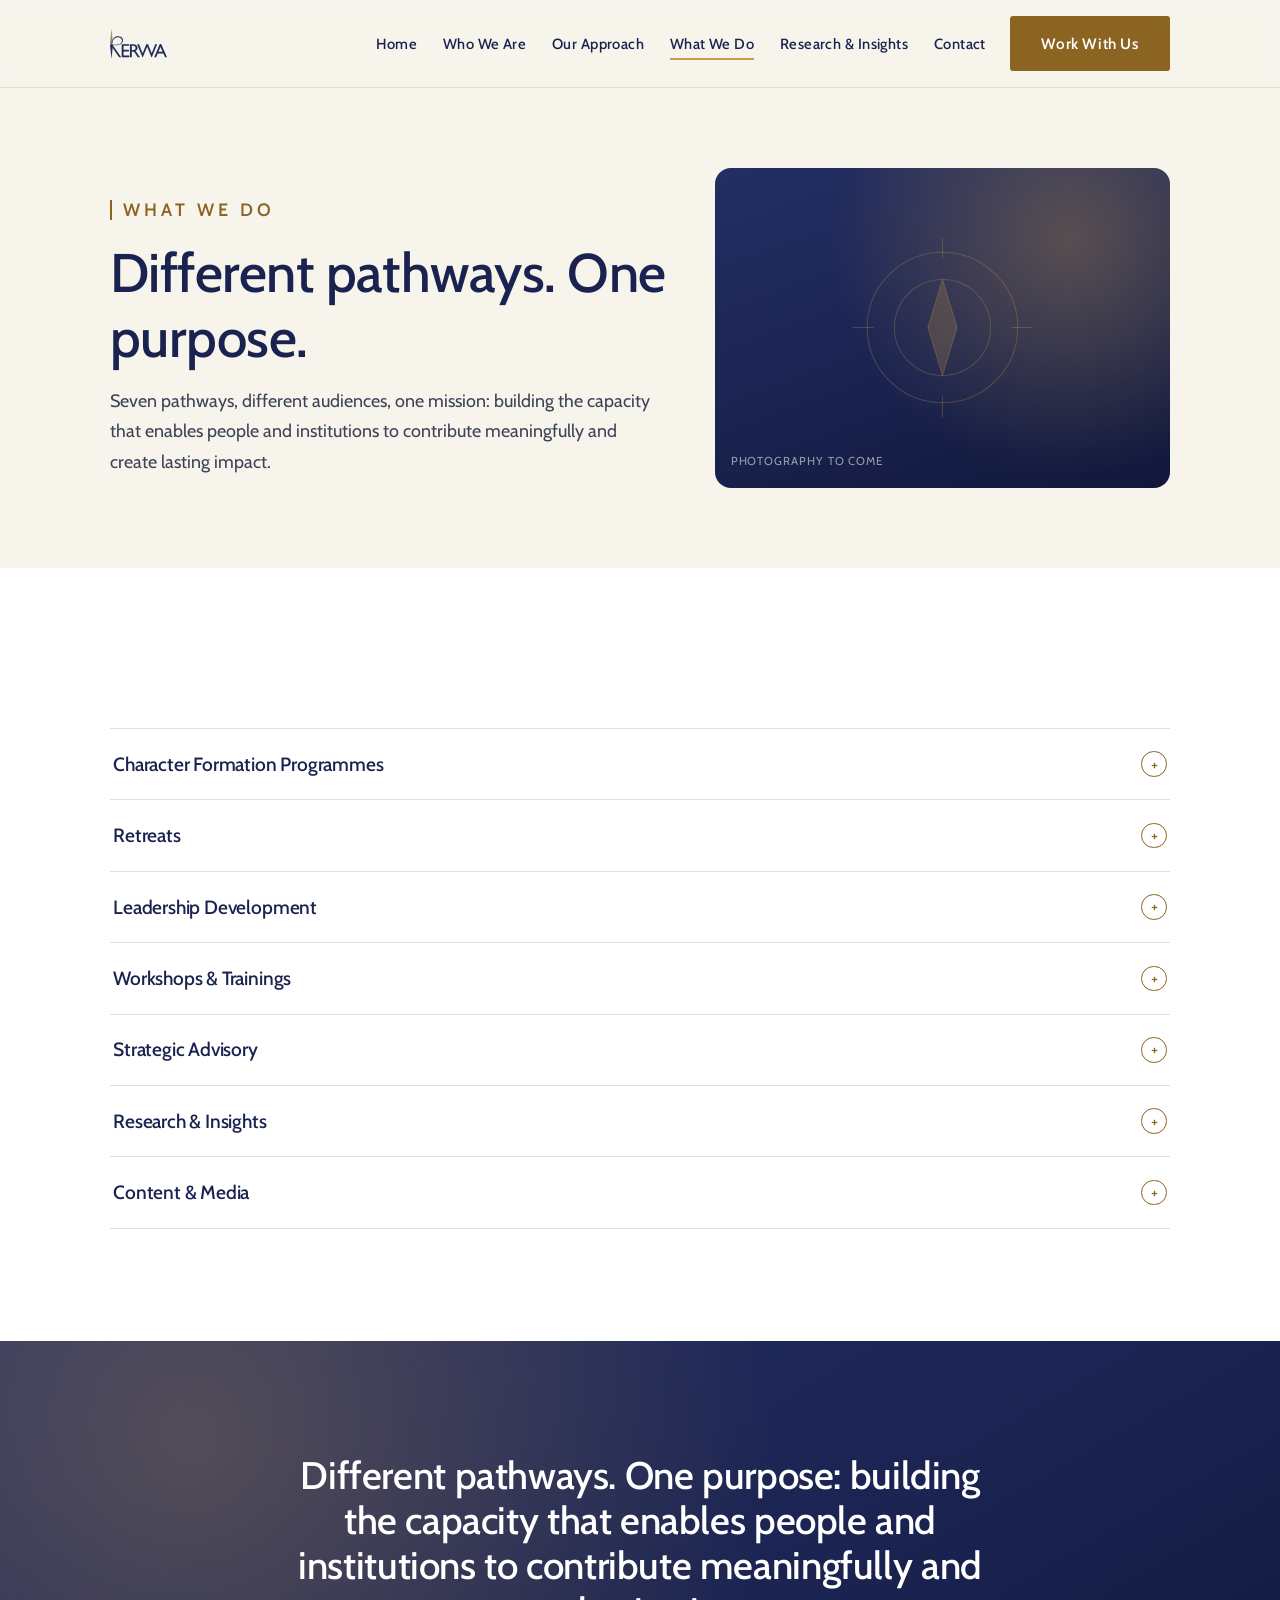
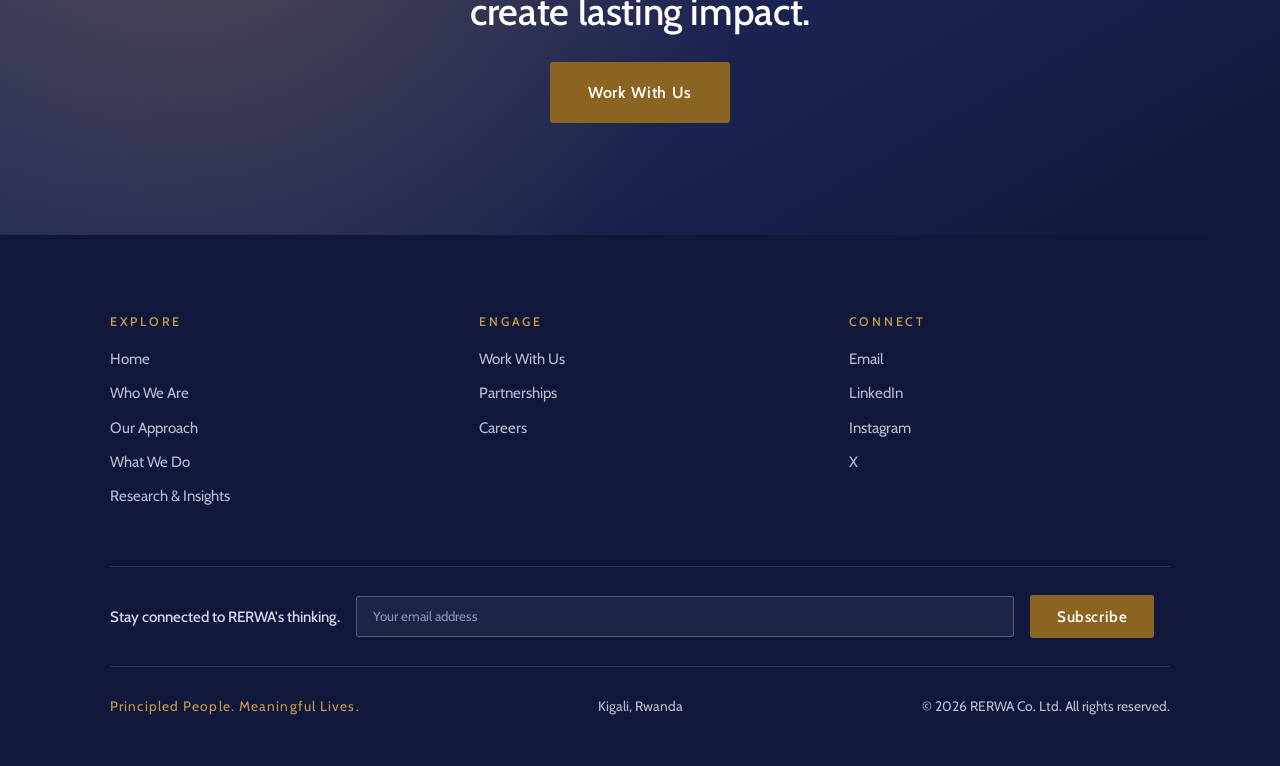
<file: what-we-do.html>
<!DOCTYPE html>
<html lang="en">
<head>
  <!-- Google tag (gtag.js) -->
<script async src="https://www.googletagmanager.com/gtag/js?id=G-T71RK4QW1S"></script>
<script>
  window.dataLayer = window.dataLayer || [];
  function gtag(){dataLayer.push(arguments);}
  gtag('js', new Date());
  gtag('config', 'G-T71RK4QW1S');
</script>
  <meta charset="utf-8">
  <meta name="viewport" content="width=device-width, initial-scale=1">
  <title>What We Do | RERWA</title>
  <meta name="description" content="Character formation, retreats, leadership development, workshops, and advisory — build the systems and capacity for a meaningful life, on your own or with your team.">
  <meta name="keywords" content="character formation, leadership development, retreats, workshops, organizational culture">
  <meta name="author" content="RERWA Co. Ltd">

  <!-- Open Graph / social sharing -->
  <meta property="og:title" content="What We Do | RERWA">
  <meta property="og:description" content="Character formation, retreats, leadership development, workshops, and advisory — build the systems and capacity for a meaningful life, on your own or with your team.">
  <meta property="og:type" content="website">
  <meta property="og:url" content="https://rerwacollective.org/what-we-do">
  <meta property="og:site_name" content="RERWA Collective">
  <meta name="twitter:card" content="summary">
  <link rel="canonical" href="https://rerwacollective.org/what-we-do">

  <!-- Favicons -->
  <link rel="icon" href="images/favicon.ico" sizes="any">
  <link rel="icon" type="image/png" href="images/favicon_32.png">

  <!-- Fonts: Cabin as the web-safe Gill Sans substitute (guide Part 7) -->
  <link rel="preconnect" href="https://fonts.googleapis.com">
  <link rel="preconnect" href="https://fonts.gstatic.com" crossorigin>
  <link href="https://fonts.googleapis.com/css2?family=Cabin:wght@400;500;600;700&display=swap" rel="stylesheet">

  <link rel="stylesheet" href="css/style.css">
  <link rel="stylesheet" href="css/responsive.css">
</head>
<body>
  <a class="skip-link" href="#main">Skip to content</a>
  <header class="site-header">
    <div class="container">
      <nav class="nav" aria-label="Primary">
        <a class="nav__brand" href="index.html" aria-label="RERWA home">
          <!-- Full RERWA wordmark. Navy shows on light headers; white shows on the dark home hero (CSS-controlled). -->
          <img class="nav__brand-logo nav__brand-logo--dark" src="images/rerwa-logo.svg" alt="RERWA">
          <img class="nav__brand-logo nav__brand-logo--light" src="images/rerwa-logo-white.svg" alt="RERWA" aria-hidden="true">
        </a>
        <button class="nav__toggle" aria-label="Toggle menu" aria-expanded="false" aria-controls="nav-links">
          <span></span><span></span><span></span>
        </button>
        <ul class="nav__links" id="nav-links">
          <li><a class="nav__link" href="index.html">Home</a></li>
          <li><a class="nav__link" href="who-we-are.html">Who We Are</a></li>
          <li><a class="nav__link" href="our-approach.html">Our Approach</a></li>
          <li><a class="nav__link" href="what-we-do.html" aria-current="page">What We Do</a></li>
          <li><a class="nav__link" href="research-insights.html">Research &amp; Insights</a></li>
          <li><a class="nav__link" href="contact.html">Contact</a></li>
        </ul>
        <a class="btn btn--gold" href="contact.html">Work With Us</a>
      </nav>
    </div>
  </header>
  <main id="main">
    <!-- Page hero -->
    <section class="hero-page">
      <div class="container">
        <div class="hero-page__grid">
          <div>
            <p class="label">What We Do</p>
            <h1>Different pathways. One purpose.</h1>
            <p>Seven pathways, different audiences, one mission: building the capacity that enables people and institutions to contribute meaningfully and create lasting impact.</p>
          </div>
          <div class="photo " role="img" aria-label="Photography placeholder" data-direction="A small group in a workshop or retreat setting, mid-discussion — genuine engagement, not posed around a table looking at the camera.">
            <span class="photo__note">Photography to come</span>
          </div>
        </div>
      </div>
    </section>

    <!-- Seven pathways as expandable accordions, in the guide's order.
         Each supports a future dedicated page (audience, format,
         outcomes, enquiry CTA). -->
    <section class="section section--white">
      <div class="container">
        <noscript><style>.accordion__panel{max-height:none!important}</style></noscript>
        <div class="accordion reveal">
          <div class="accordion__item" id="character-formation">
            <button class="accordion__trigger" aria-expanded="false" aria-controls="character-formation-panel">
              <h3>Character Formation Programmes</h3>
              <span class="accordion__icon" aria-hidden="true">+</span>
            </button>
            <div class="accordion__panel" id="character-formation-panel">
              <div class="accordion__panel-inner">
                <p>Structured programmes that help students build the character, identity, and leadership foundations for meaningful careers and lives of impact — delivered in partnership with school leadership and parent committees.</p>
                <div class="btn-row">
                  <a class="btn btn--ghost" href="contact.html#character-formation">Work With Us</a>
                </div>
              </div>
            </div>
          </div>
          <div class="accordion__item" id="retreats">
            <button class="accordion__trigger" aria-expanded="false" aria-controls="retreats-panel">
              <h3>Retreats</h3>
              <span class="accordion__icon" aria-hidden="true">+</span>
            </button>
            <div class="accordion__panel" id="retreats-panel">
              <div class="accordion__panel-inner">
                <p>Immersive spaces for reflection, reorientation, and strategic clarity — helping individuals and teams examine who they're becoming, what they're building, and their next faithful step.</p>
                <div class="btn-row">
                  <a class="btn btn--ghost" href="contact.html#personal-development">Work With Us</a>
                </div>
              </div>
            </div>
          </div>
          <div class="accordion__item" id="leadership-development">
            <button class="accordion__trigger" aria-expanded="false" aria-controls="leadership-development-panel">
              <h3>Leadership Development</h3>
              <span class="accordion__icon" aria-hidden="true">+</span>
            </button>
            <div class="accordion__panel" id="leadership-development-panel">
              <div class="accordion__panel-inner">
                <p>Learning journeys that build the character and capability to influence people, carry responsibility, and lead with integrity — for young professionals, managers, and teams.</p>
                <div class="btn-row">
                  <a class="btn btn--ghost" href="contact.html#leadership-development-workshops">Work With Us</a>
                </div>
              </div>
            </div>
          </div>
          <div class="accordion__item" id="workshops-trainings">
            <button class="accordion__trigger" aria-expanded="false" aria-controls="workshops-trainings-panel">
              <h3>Workshops &amp; Trainings</h3>
              <span class="accordion__icon" aria-hidden="true">+</span>
            </button>
            <div class="accordion__panel" id="workshops-trainings-panel">
              <div class="accordion__panel-inner">
                <p>Structured sessions for individuals, schools, teams, and organizations, customized to the client's needs across character, self-governance, and execution.</p>
                <div class="btn-row">
                  <a class="btn btn--ghost" href="contact.html#leadership-development-workshops">Work With Us</a>
                </div>
              </div>
            </div>
          </div>
          <div class="accordion__item" id="strategic-advisory">
            <button class="accordion__trigger" aria-expanded="false" aria-controls="strategic-advisory-panel">
              <h3>Strategic Advisory</h3>
              <span class="accordion__icon" aria-hidden="true">+</span>
            </button>
            <div class="accordion__panel" id="strategic-advisory-panel">
              <div class="accordion__panel-inner">
                <p>Partnership with organizations and leaders to strengthen governance, culture, and systems — helping institutions make sound decisions and build the structures that sustain progress.</p>
                <div class="btn-row">
                  <a class="btn btn--ghost" href="contact.html#strategic-advisory-organizational-culture">Work With Us</a>
                </div>
              </div>
            </div>
          </div>
          <div class="accordion__item" id="research-insights">
            <button class="accordion__trigger" aria-expanded="false" aria-controls="research-insights-panel">
              <h3>Research &amp; Insights</h3>
              <span class="accordion__icon" aria-hidden="true">+</span>
            </button>
            <div class="accordion__panel" id="research-insights-panel">
              <div class="accordion__panel-inner">
                <p>Studies, essays, and practical frameworks that deepen understanding of human development, leadership, and institutions — the evidence base behind everything RERWA builds.</p>
                <div class="btn-row">
                  <a class="btn btn--ghost" href="contact.html#research-content-partnerships">Work With Us</a>
                </div>
              </div>
            </div>
          </div>
          <div class="accordion__item" id="content-media">
            <button class="accordion__trigger" aria-expanded="false" aria-controls="content-media-panel">
              <h3>Content &amp; Media</h3>
              <span class="accordion__icon" aria-hidden="true">+</span>
            </button>
            <div class="accordion__panel" id="content-media-panel">
              <div class="accordion__panel-inner">
                <p>Books, articles, courses, and digital resources that extend RERWA's thinking beyond direct programmes — accessible across geography, age, and circumstance.</p>
                <div class="btn-row">
                  <a class="btn btn--ghost" href="contact.html#research-content-partnerships">Work With Us</a>
                </div>
              </div>
            </div>
          </div>
        </div>
      </div>
    </section>

    <section class="cta-band">
      <div class="container">
        <h2>Different pathways. One purpose: building the capacity that enables people and institutions to contribute meaningfully and create lasting impact.</h2>
        <a class="btn btn--gold btn--lg" href="contact.html">Work With Us</a>
      </div>
    </section>
  </main>

  <footer class="site-footer">
    <div class="container">
      <div class="footer-grid">
        <div class="footer-col">
          <h3>Explore</h3>
          <ul>
            <li><a href="index.html">Home</a></li>
            <li><a href="who-we-are.html">Who We Are</a></li>
            <li><a href="our-approach.html">Our Approach</a></li>
            <li><a href="what-we-do.html">What We Do</a></li>
            <li><a href="research-insights.html">Research &amp; Insights</a></li>
          </ul>
        </div>
        <div class="footer-col">
          <h3>Engage</h3>
          <ul>
            <li><a href="contact.html">Work With Us</a></li>
            <li><a href="contact.html#research-content-partnerships">Partnerships</a></li>
            <li><a href="contact.html#general-enquiries">Careers</a></li>
          </ul>
        </div>
        <div class="footer-col">
          <h3>Connect</h3>
          <ul>
            <li><a href="mailto:info@rerwacollective.org">Email</a></li>
            <li><a href="https://www.linkedin.com/company/rerwa" rel="noopener">LinkedIn</a></li>
            <li><a href="https://www.instagram.com/rerwacollective" rel="noopener">Instagram</a></li>
            <li><a href="https://x.com/rerwacollective" rel="noopener">X</a></li>
          </ul>
        </div>
      </div>

      <form class="footer-news" id="newsletter-form" novalidate>
        <label for="newsletter-email">Stay connected to RERWA's thinking.</label>
        <input type="email" id="newsletter-email" name="email" placeholder="Your email address" required>
        <button class="btn btn--gold" type="submit">Subscribe</button>
        <span class="footer-news__done" role="status" aria-live="polite"></span>
      </form>

      <div class="footer-base">
        <span class="tagline">Principled People. Meaningful Lives.</span>
        <span>Kigali, Rwanda</span>
        <span>&copy; 2026 RERWA Co. Ltd. All rights reserved.</span>
      </div>
    </div>
  </footer>

  <script src="js/main.js"></script>
</body>
</html>
</file>
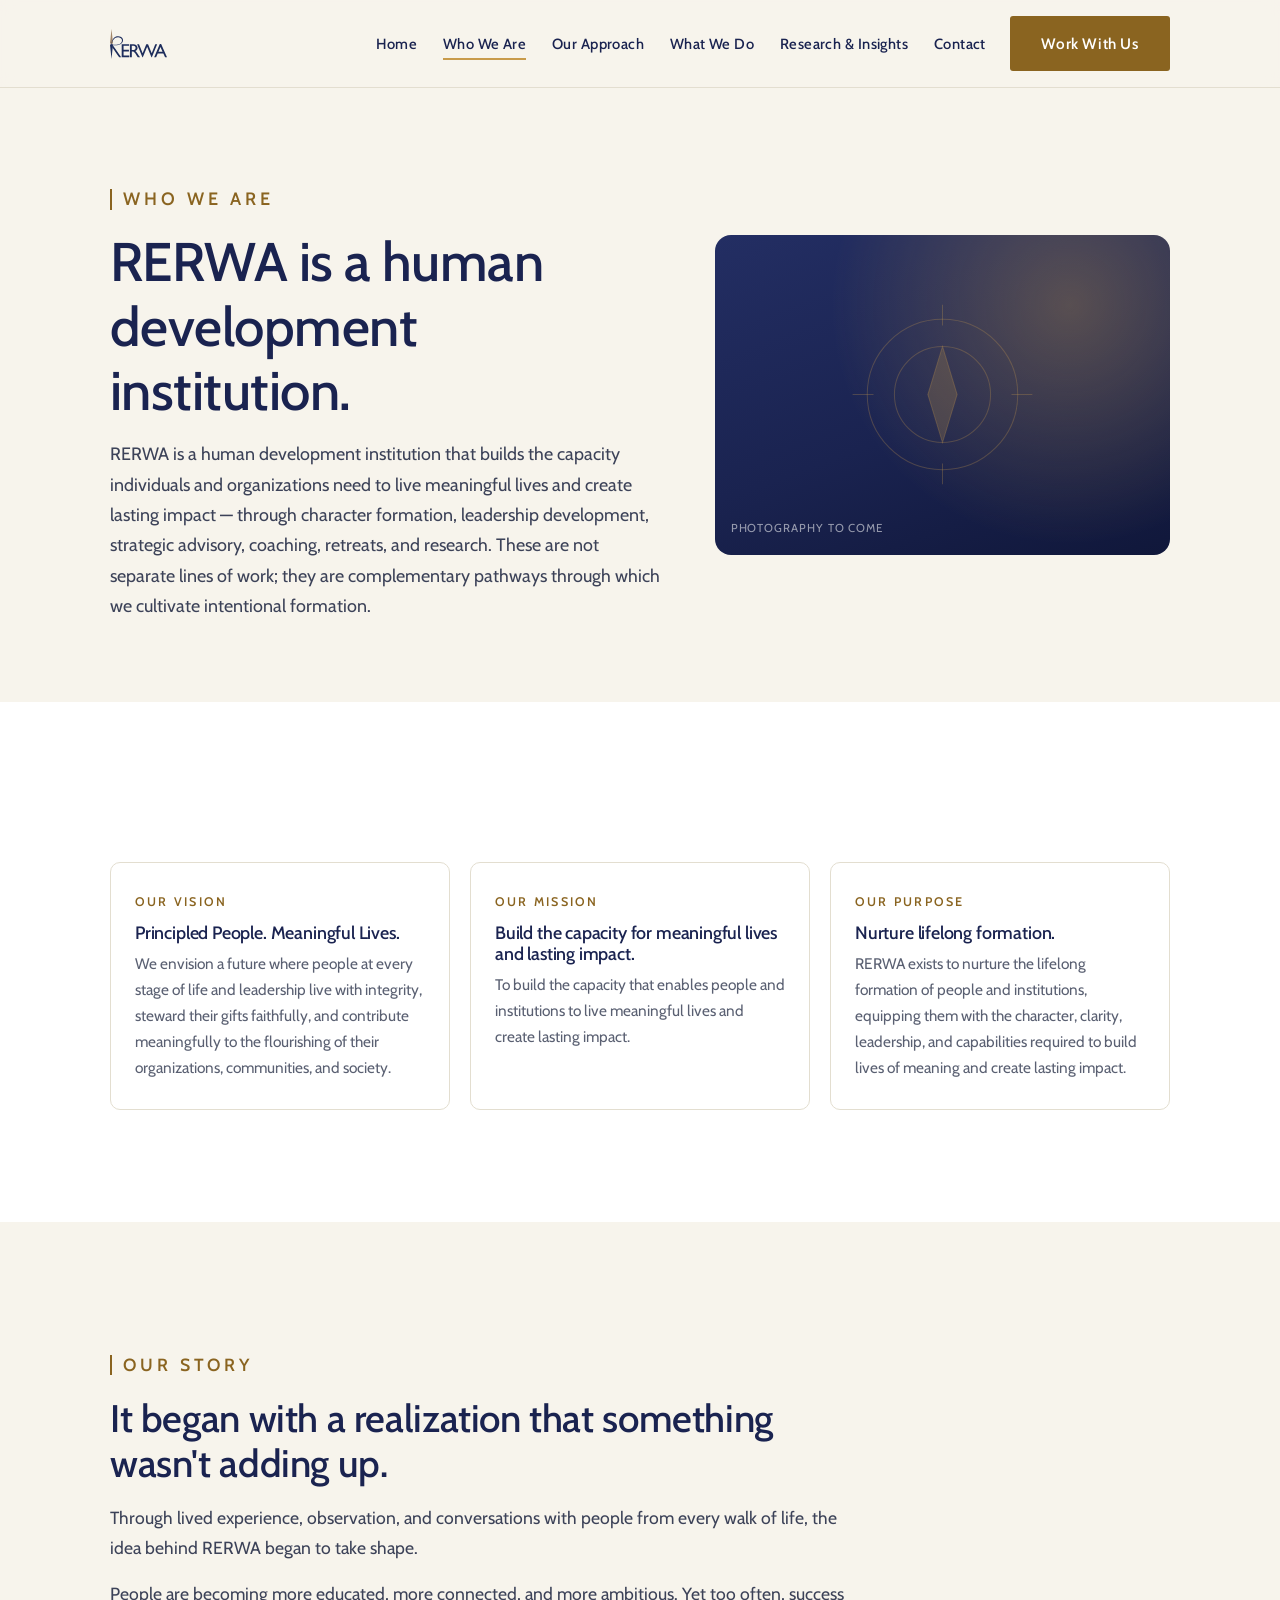
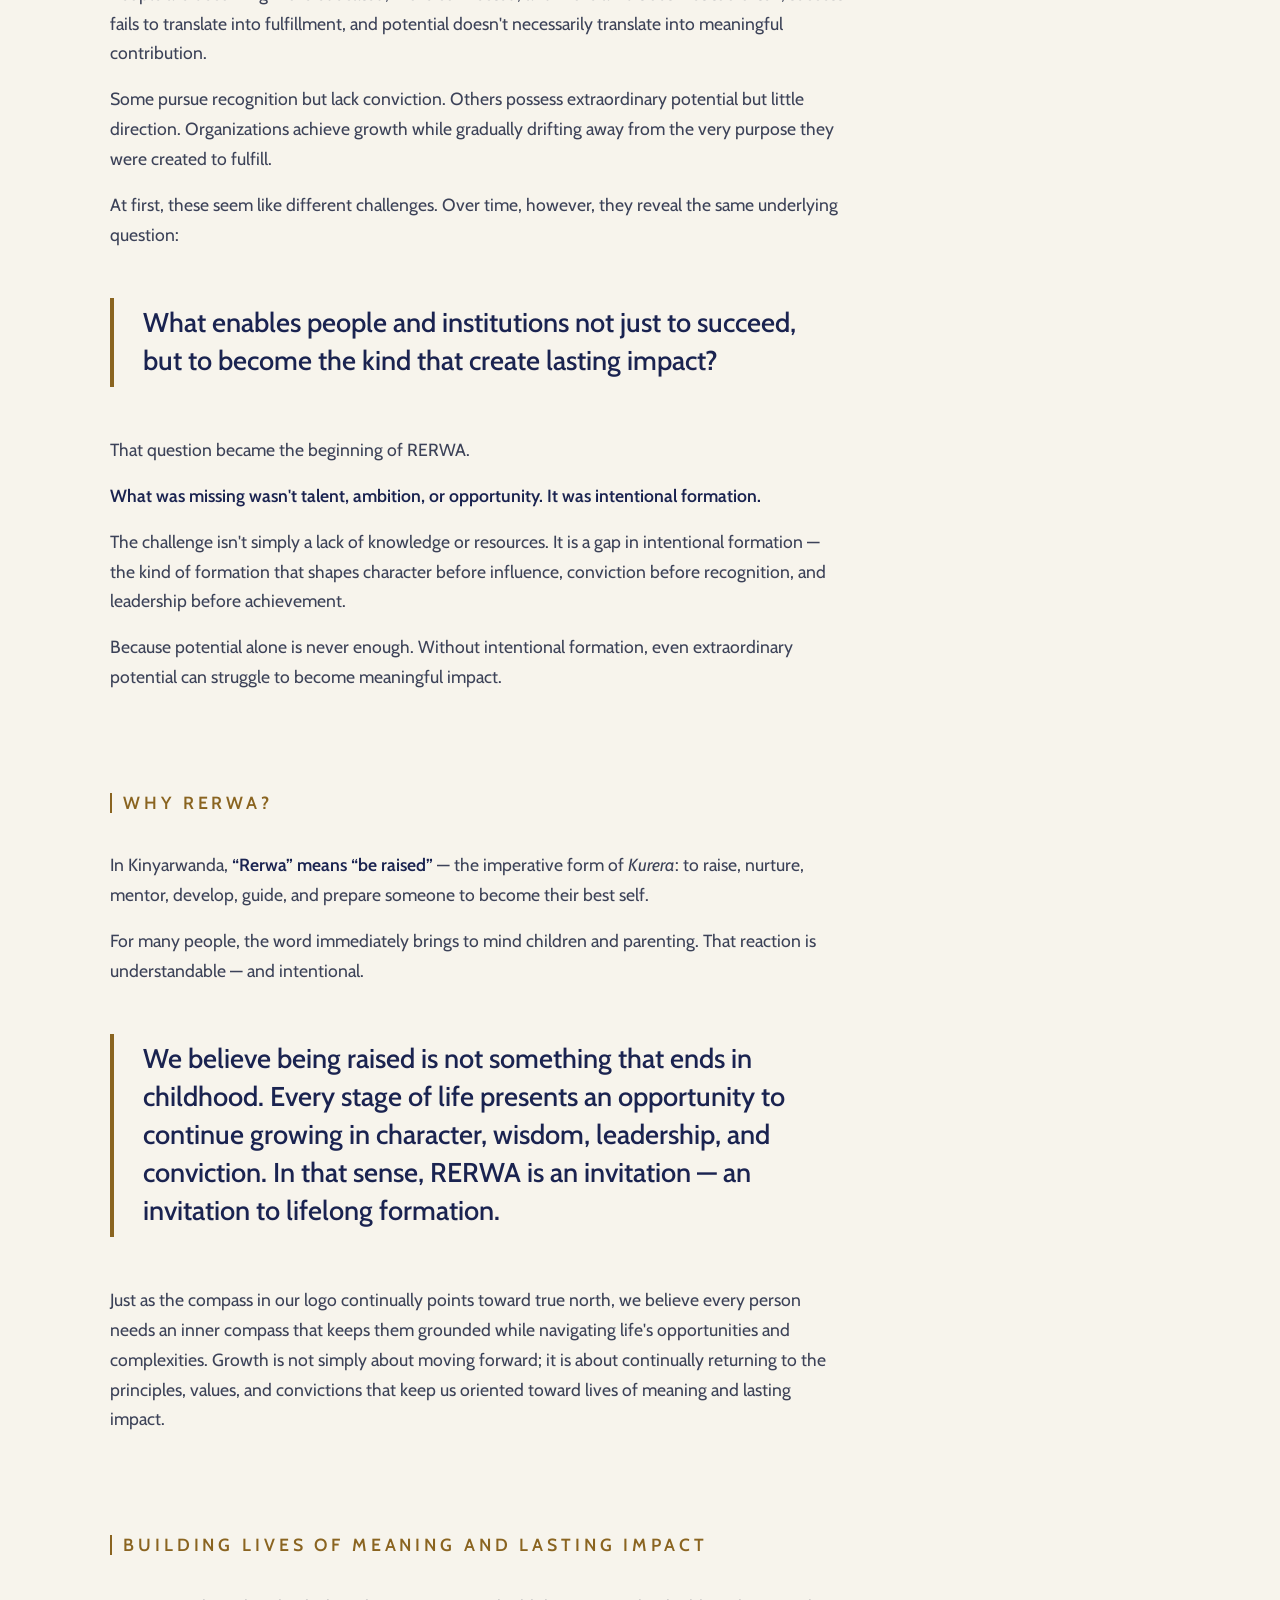
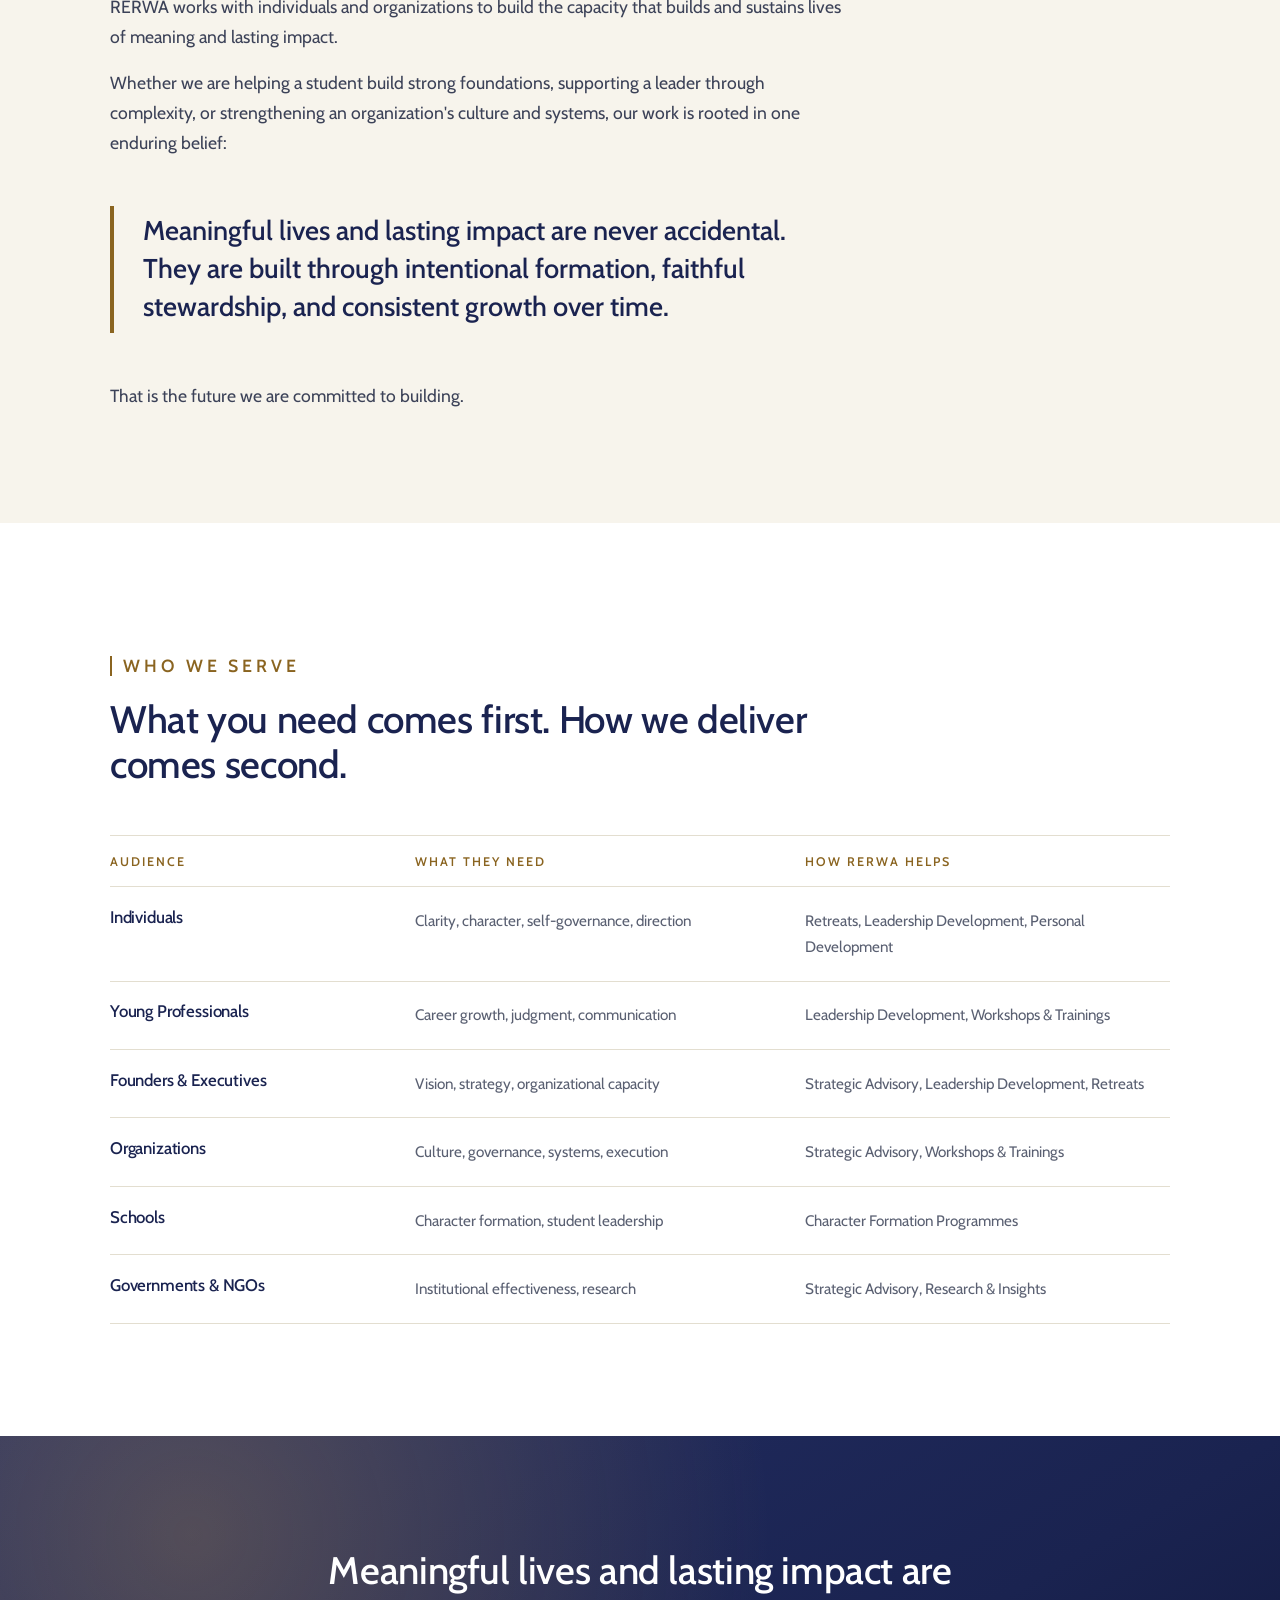
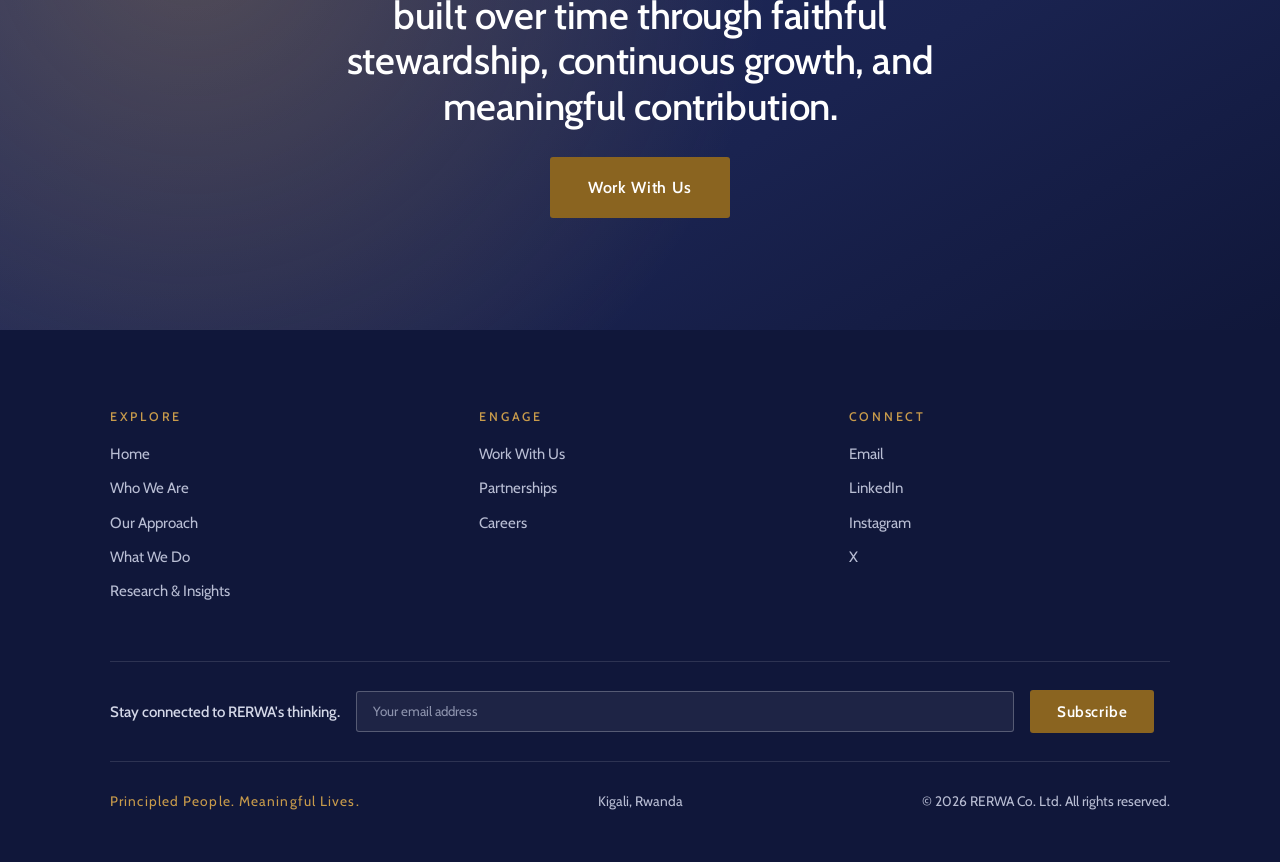
<file: who-we-are.html>
<!DOCTYPE html>
<html lang="en">
<head>
  <!-- Google tag (gtag.js) -->
<script async src="https://www.googletagmanager.com/gtag/js?id=G-T71RK4QW1S"></script>
<script>
  window.dataLayer = window.dataLayer || [];
  function gtag(){dataLayer.push(arguments);}
  gtag('js', new Date());
  gtag('config', 'G-T71RK4QW1S');
</script>
  <meta charset="utf-8">
  <meta name="viewport" content="width=device-width, initial-scale=1">
  <title>Who We Are | RERWA</title>
  <meta name="description" content="RERWA is a human development institution committed to cultivating principled people and strengthening institutions through intentional formation.">
  <meta name="keywords" content="human development institution, RERWA, Kigali, capacity building">
  <meta name="author" content="RERWA Co. Ltd">

  <!-- Open Graph / social sharing -->
  <meta property="og:title" content="Who We Are | RERWA">
  <meta property="og:description" content="RERWA is a human development institution committed to cultivating principled people and strengthening institutions through intentional formation.">
  <meta property="og:type" content="website">
  <meta property="og:url" content="https://rerwacollective.org/who-we-are">
  <meta property="og:site_name" content="RERWA Collective">
  <meta name="twitter:card" content="summary">
  <link rel="canonical" href="https://rerwacollective.org/who-we-are">

  <!-- Favicons -->
  <link rel="icon" href="images/favicon.ico" sizes="any">
  <link rel="icon" type="image/png" href="images/favicon_32.png">

  <!-- Fonts: Cabin as the web-safe Gill Sans substitute (guide Part 7) -->
  <link rel="preconnect" href="https://fonts.googleapis.com">
  <link rel="preconnect" href="https://fonts.gstatic.com" crossorigin>
  <link href="https://fonts.googleapis.com/css2?family=Cabin:wght@400;500;600;700&display=swap" rel="stylesheet">

  <link rel="stylesheet" href="css/style.css">
  <link rel="stylesheet" href="css/responsive.css">
</head>
<body>
  <a class="skip-link" href="#main">Skip to content</a>
  <header class="site-header">
    <div class="container">
      <nav class="nav" aria-label="Primary">
        <a class="nav__brand" href="index.html" aria-label="RERWA home">
          <!-- Full RERWA wordmark. Navy shows on light headers; white shows on the dark home hero (CSS-controlled). -->
          <img class="nav__brand-logo nav__brand-logo--dark" src="images/rerwa-logo.svg" alt="RERWA">
          <img class="nav__brand-logo nav__brand-logo--light" src="images/rerwa-logo-white.svg" alt="RERWA" aria-hidden="true">
        </a>
        <button class="nav__toggle" aria-label="Toggle menu" aria-expanded="false" aria-controls="nav-links">
          <span></span><span></span><span></span>
        </button>
        <ul class="nav__links" id="nav-links">
          <li><a class="nav__link" href="index.html">Home</a></li>
          <li><a class="nav__link" href="who-we-are.html" aria-current="page">Who We Are</a></li>
          <li><a class="nav__link" href="our-approach.html">Our Approach</a></li>
          <li><a class="nav__link" href="what-we-do.html">What We Do</a></li>
          <li><a class="nav__link" href="research-insights.html">Research &amp; Insights</a></li>
          <li><a class="nav__link" href="contact.html">Contact</a></li>
        </ul>
        <a class="btn btn--gold" href="contact.html">Work With Us</a>
      </nav>
    </div>
  </header>
  <main id="main">
    <!-- Page intro: short internal hero, image alongside text -->
    <section class="hero-page">
      <div class="container">
        <div class="hero-page__grid">
          <div>
            <p class="label">Who We Are</p>
            <h1>RERWA is a human development institution.</h1>
            <p>RERWA is a human development institution that builds the capacity individuals and organizations need to live meaningful lives and create lasting impact — through character formation, leadership development, strategic advisory, coaching, retreats, and research. These are not separate lines of work; they are complementary pathways through which we cultivate intentional formation.</p>
          </div>
          <div class="photo " role="img" aria-label="Photography placeholder" data-direction="A facilitator or mentor in genuine conversation with one or two others — mid-sentence, attentive, not looking at the camera.">
            <span class="photo__note">Photography to come</span>
          </div>
        </div>
      </div>
    </section>

    <!-- Vision / Mission / Purpose — three adjacent cards -->
    <section class="section section--white">
      <div class="container">
        <div class="cards cards--3 reveal">
          <div class="card">
            <p class="card__kicker">Our Vision</p>
            <h3>Principled People. Meaningful Lives.</h3>
            <p>We envision a future where people at every stage of life and leadership live with integrity, steward their gifts faithfully, and contribute meaningfully to the flourishing of their organizations, communities, and society.</p>
          </div>
          <div class="card">
            <p class="card__kicker">Our Mission</p>
            <h3>Build the capacity for meaningful lives and lasting impact.</h3>
            <p>To build the capacity that enables people and institutions to live meaningful lives and create lasting impact.</p>
          </div>
          <div class="card">
            <p class="card__kicker">Our Purpose</p>
            <h3>Nurture lifelong formation.</h3>
            <p>RERWA exists to nurture the lifelong formation of people and institutions, equipping them with the character, clarity, leadership, and capabilities required to build lives of meaning and create lasting impact.</p>
          </div>
        </div>
      </div>
    </section>

    <!-- Our Story — complete, per the guide: do not shorten or summarize -->
    <section class="section" id="our-story">
      <div class="container">
        <div class="section__intro reveal">
          <p class="label">Our Story</p>
          <h2>It began with a realization that something wasn't adding up.</h2>
          <p>Through lived experience, observation, and conversations with people from every walk of life, the idea behind RERWA began to take shape.</p>
          <p>People are becoming more educated, more connected, and more ambitious. Yet too often, success fails to translate into fulfillment, and potential doesn't necessarily translate into meaningful contribution.</p>
          <p>Some pursue recognition but lack conviction. Others possess extraordinary potential but little direction. Organizations achieve growth while gradually drifting away from the very purpose they were created to fulfill.</p>
          <p>At first, these seem like different challenges. Over time, however, they reveal the same underlying question:</p>
        </div>
        <div class="pull-quote reveal">
          <p>What enables people and institutions not just to succeed, but to become the kind that create lasting impact?</p>
        </div>
        <div class="section__intro reveal">
          <p>That question became the beginning of RERWA.</p>
          <p><strong>What was missing wasn't talent, ambition, or opportunity. It was intentional formation.</strong></p>
          <p>The challenge isn't simply a lack of knowledge or resources. It is a gap in intentional formation — the kind of formation that shapes character before influence, conviction before recognition, and leadership before achievement.</p>
          <p>Because potential alone is never enough. Without intentional formation, even extraordinary potential can struggle to become meaningful impact.</p>
        </div>

        <div class="section__intro reveal" style="margin-top: var(--space-xl);" id="why-rerwa">
          <p class="label">Why RERWA?</p>
          <p>In Kinyarwanda, <strong>“Rerwa” means “be raised”</strong> — the imperative form of <em>Kurera</em>: to raise, nurture, mentor, develop, guide, and prepare someone to become their best self.</p>
          <p>For many people, the word immediately brings to mind children and parenting. That reaction is understandable — and intentional.</p>
        </div>
        <div class="pull-quote reveal">
          <p>We believe being raised is not something that ends in childhood. Every stage of life presents an opportunity to continue growing in character, wisdom, leadership, and conviction. In that sense, RERWA is an invitation — an invitation to lifelong formation.</p>
        </div>
        <div class="section__intro reveal">
          <p>Just as the compass in our logo continually points toward true north, we believe every person needs an inner compass that keeps them grounded while navigating life's opportunities and complexities. Growth is not simply about moving forward; it is about continually returning to the principles, values, and convictions that keep us oriented toward lives of meaning and lasting impact.</p>
        </div>

        <div class="section__intro reveal" style="margin-top: var(--space-xl);">
          <p class="label">Building Lives of Meaning and Lasting Impact</p>
          <p>RERWA works with individuals and organizations to build the capacity that builds and sustains lives of meaning and lasting impact.</p>
          <p>Whether we are helping a student build strong foundations, supporting a leader through complexity, or strengthening an organization's culture and systems, our work is rooted in one enduring belief:</p>
        </div>
        <div class="pull-quote reveal">
          <p>Meaningful lives and lasting impact are never accidental. They are built through intentional formation, faithful stewardship, and consistent growth over time.</p>
        </div>
        <div class="section__intro reveal">
          <p>That is the future we are committed to building.</p>
        </div>
      </div>
    </section>

    <!-- Who We Serve — outcome first, delivery method second -->
    <section class="section section--white" id="who-we-serve">
      <div class="container">
        <div class="section__intro reveal">
          <p class="label">Who We Serve</p>
          <h2>What you need comes first. How we deliver comes second.</h2>
        </div>
        <div class="serve reveal">
          <div class="serve__row serve__row--head" aria-hidden="true">
            <span>Audience</span><span>What They Need</span><span>How RERWA Helps</span>
          </div>
          <div class="serve__row">
            <h3>Individuals</h3>
            <p data-label="What they need">Clarity, character, self-governance, direction</p>
            <p data-label="How RERWA helps">Retreats, Leadership Development, Personal Development</p>
          </div>
          <div class="serve__row">
            <h3>Young Professionals</h3>
            <p data-label="What they need">Career growth, judgment, communication</p>
            <p data-label="How RERWA helps">Leadership Development, Workshops &amp; Trainings</p>
          </div>
          <div class="serve__row">
            <h3>Founders &amp; Executives</h3>
            <p data-label="What they need">Vision, strategy, organizational capacity</p>
            <p data-label="How RERWA helps">Strategic Advisory, Leadership Development, Retreats</p>
          </div>
          <div class="serve__row">
            <h3>Organizations</h3>
            <p data-label="What they need">Culture, governance, systems, execution</p>
            <p data-label="How RERWA helps">Strategic Advisory, Workshops &amp; Trainings</p>
          </div>
          <div class="serve__row">
            <h3>Schools</h3>
            <p data-label="What they need">Character formation, student leadership</p>
            <p data-label="How RERWA helps">Character Formation Programmes</p>
          </div>
          <div class="serve__row">
            <h3>Governments &amp; NGOs</h3>
            <p data-label="What they need">Institutional effectiveness, research</p>
            <p data-label="How RERWA helps">Strategic Advisory, Research &amp; Insights</p>
          </div>
        </div>
      </div>
    </section>

    <section class="cta-band">
      <div class="container">
        <h2>Meaningful lives and lasting impact are built over time through faithful stewardship, continuous growth, and meaningful contribution.</h2>
        <a class="btn btn--gold btn--lg" href="contact.html">Work With Us</a>
      </div>
    </section>
  </main>

  <footer class="site-footer">
    <div class="container">
      <div class="footer-grid">
        <div class="footer-col">
          <h3>Explore</h3>
          <ul>
            <li><a href="index.html">Home</a></li>
            <li><a href="who-we-are.html">Who We Are</a></li>
            <li><a href="our-approach.html">Our Approach</a></li>
            <li><a href="what-we-do.html">What We Do</a></li>
            <li><a href="research-insights.html">Research &amp; Insights</a></li>
          </ul>
        </div>
        <div class="footer-col">
          <h3>Engage</h3>
          <ul>
            <li><a href="contact.html">Work With Us</a></li>
            <li><a href="contact.html#research-content-partnerships">Partnerships</a></li>
            <li><a href="contact.html#general-enquiries">Careers</a></li>
          </ul>
        </div>
        <div class="footer-col">
          <h3>Connect</h3>
          <ul>
            <li><a href="mailto:info@rerwacollective.org">Email</a></li>
            <li><a href="https://www.linkedin.com/company/rerwa" rel="noopener">LinkedIn</a></li>
            <li><a href="https://www.instagram.com/rerwacollective" rel="noopener">Instagram</a></li>
            <li><a href="https://x.com/rerwacollective" rel="noopener">X</a></li>
          </ul>
        </div>
      </div>

      <form class="footer-news" id="newsletter-form" novalidate>
        <label for="newsletter-email">Stay connected to RERWA's thinking.</label>
        <input type="email" id="newsletter-email" name="email" placeholder="Your email address" required>
        <button class="btn btn--gold" type="submit">Subscribe</button>
        <span class="footer-news__done" role="status" aria-live="polite"></span>
      </form>

      <div class="footer-base">
        <span class="tagline">Principled People. Meaningful Lives.</span>
        <span>Kigali, Rwanda</span>
        <span>&copy; 2026 RERWA Co. Ltd. All rights reserved.</span>
      </div>
    </div>
  </footer>

  <script src="js/main.js"></script>
</body>
</html>
</file>
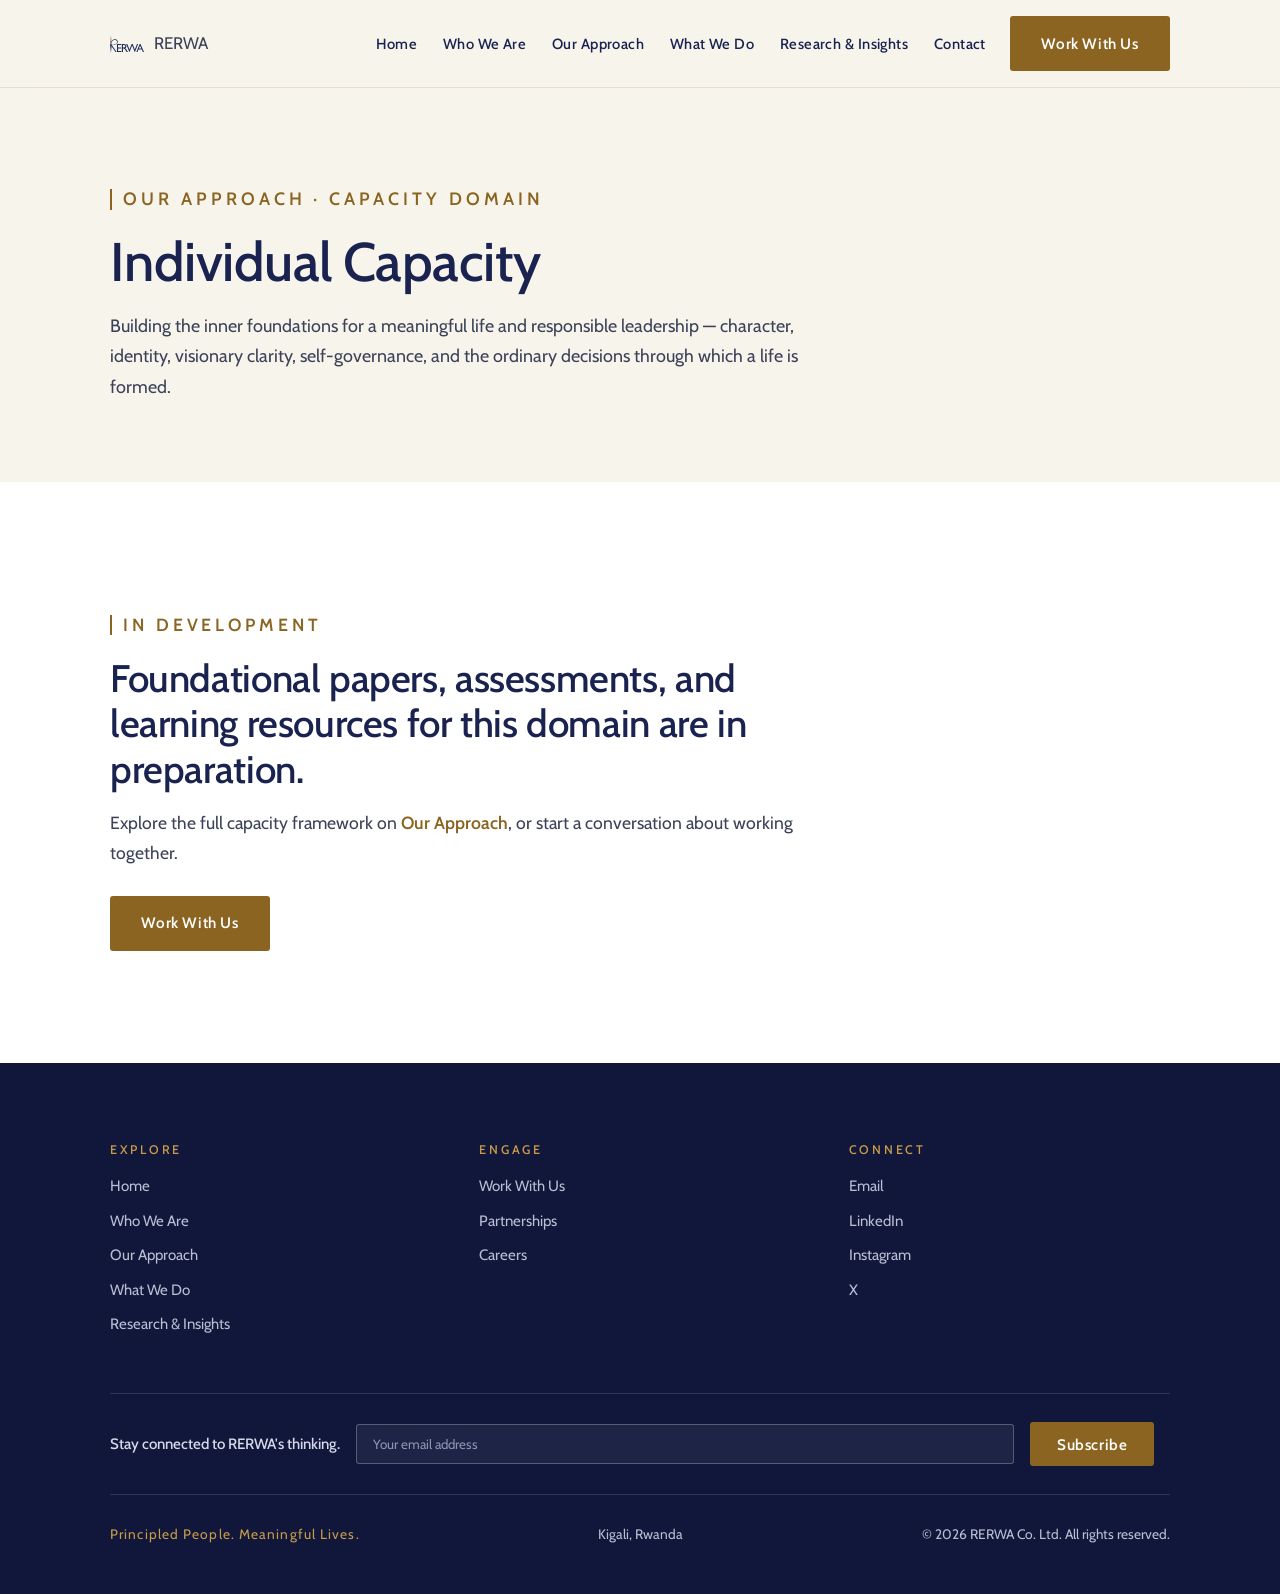
<file: our-approach/individual-capacity.html>
<!DOCTYPE html>
<html lang="en">
<head>
  <!-- Google tag (gtag.js) -->
<script async src="https://www.googletagmanager.com/gtag/js?id=G-T71RK4QW1S"></script>
<script>
  window.dataLayer = window.dataLayer || [];
  function gtag(){dataLayer.push(arguments);}
  gtag('js', new Date());
  gtag('config', 'G-T71RK4QW1S');
</script>
  <meta charset="utf-8">
  <meta name="viewport" content="width=device-width, initial-scale=1">
  <title>Individual Capacity | Our Approach | RERWA</title>
  <meta name="description" content="Building the inner foundations for a meaningful life and responsible leadership — character, identity, visionary clarity, self-governance, and the ord">
  <meta name="keywords" content="capacity framework, intentional formation">
  <meta name="author" content="RERWA Co. Ltd">

  <!-- Open Graph / social sharing -->
  <meta property="og:title" content="Individual Capacity | Our Approach | RERWA">
  <meta property="og:description" content="Building the inner foundations for a meaningful life and responsible leadership — character, identity, visionary clarity, self-governance, and the ord">
  <meta property="og:type" content="website">
  <meta property="og:url" content="https://rerwacollective.org/our-approach/individual-capacity">
  <meta property="og:site_name" content="RERWA Collective">
  <meta name="twitter:card" content="summary">
  <meta name="robots" content="noindex">
  <link rel="canonical" href="https://rerwacollective.org/our-approach/individual-capacity">

  <!-- Favicons -->
  <link rel="icon" href="../images/favicon.ico" sizes="any">
  <link rel="icon" type="image/png" href="../images/favicon_32.png">

  <!-- Fonts: Cabin as the web-safe Gill Sans substitute (guide Part 7) -->
  <link rel="preconnect" href="https://fonts.googleapis.com">
  <link rel="preconnect" href="https://fonts.gstatic.com" crossorigin>
  <link href="https://fonts.googleapis.com/css2?family=Cabin:wght@400;500;600;700&display=swap" rel="stylesheet">

  <link rel="stylesheet" href="../css/style.css">
  <link rel="stylesheet" href="../css/responsive.css">
</head>
<body>
  <a class="skip-link" href="#main">Skip to content</a>
  <header class="site-header">
    <div class="container">
      <nav class="nav" aria-label="Primary">
        <a class="nav__brand" href="../index.html" aria-label="RERWA home">
          <!-- Reusable logo component: swap images/rerwa-logo.svg once the
               compass-needle R logo is delivered (guide Part 7). -->
          <img class="nav__brand-mark" src="../images/rerwa-logo.svg" alt="" width="34" height="34">
          <span class="nav__brand-name">RERWA</span>
        </a>
        <button class="nav__toggle" aria-label="Toggle menu" aria-expanded="false" aria-controls="nav-links">
          <span></span><span></span><span></span>
        </button>
        <ul class="nav__links" id="nav-links">
          <li><a class="nav__link" href="../index.html">Home</a></li>
          <li><a class="nav__link" href="../who-we-are.html">Who We Are</a></li>
          <li><a class="nav__link" href="../our-approach.html">Our Approach</a></li>
          <li><a class="nav__link" href="../what-we-do.html">What We Do</a></li>
          <li><a class="nav__link" href="../research-insights.html">Research &amp; Insights</a></li>
          <li><a class="nav__link" href="../contact.html">Contact</a></li>
        </ul>
        <a class="btn btn--gold" href="../contact.html">Work With Us</a>
      </nav>
    </div>
  </header>
  <main id="main">
    <section class="hero-page hero-page--text-only">
      <div class="container">
        <div class="hero-page__grid">
          <div>
            <p class="label">Our Approach · Capacity Domain</p>
            <h1>Individual Capacity</h1>
            <p>Building the inner foundations for a meaningful life and responsible leadership — character, identity, visionary clarity, self-governance, and the ordinary decisions through which a life is formed.</p>
          </div>
        </div>
      </div>
    </section>

    <!-- As developed (guide Part 8): add sub-links here once real content
         exists — Foundational Paper · Assessment · Learning Experiences ·
         Research · Articles. Tag Research & Insights resources with
         data-domain="individual-capacity" so they surface here automatically. -->
    <section class="section section--white">
      <div class="container">
        <div class="section__intro">
          <p class="label">In Development</p>
          <h2>Foundational papers, assessments, and learning resources for this domain are in preparation.</h2>
          <p>Explore the full capacity framework on <a href="../our-approach.html" style="color: var(--gold); font-weight: 600;">Our Approach</a>, or start a conversation about working together.</p>
          <div class="btn-row">
            <a class="btn btn--gold" href="../contact.html">Work With Us</a>
          </div>
        </div>
      </div>
    </section>
  </main>

  <footer class="site-footer">
    <div class="container">
      <div class="footer-grid">
        <div class="footer-col">
          <h3>Explore</h3>
          <ul>
            <li><a href="../index.html">Home</a></li>
            <li><a href="../who-we-are.html">Who We Are</a></li>
            <li><a href="../our-approach.html">Our Approach</a></li>
            <li><a href="../what-we-do.html">What We Do</a></li>
            <li><a href="../research-insights.html">Research &amp; Insights</a></li>
          </ul>
        </div>
        <div class="footer-col">
          <h3>Engage</h3>
          <ul>
            <li><a href="../contact.html">Work With Us</a></li>
            <li><a href="../contact.html#research-content-partnerships">Partnerships</a></li>
            <li><a href="../contact.html#general-enquiries">Careers</a></li>
          </ul>
        </div>
        <div class="footer-col">
          <h3>Connect</h3>
          <ul>
            <li><a href="mailto:info@rerwacollective.org">Email</a></li>
            <li><a href="https://www.linkedin.com/company/rerwa" rel="noopener">LinkedIn</a></li>
            <li><a href="https://www.instagram.com/rerwacollective" rel="noopener">Instagram</a></li>
            <li><a href="https://x.com/rerwacollective" rel="noopener">X</a></li>
          </ul>
        </div>
      </div>

      <form class="footer-news" id="newsletter-form" novalidate>
        <label for="newsletter-email">Stay connected to RERWA's thinking.</label>
        <input type="email" id="newsletter-email" name="email" placeholder="Your email address" required>
        <button class="btn btn--gold" type="submit">Subscribe</button>
        <span class="footer-news__done" role="status" aria-live="polite"></span>
      </form>

      <div class="footer-base">
        <span class="tagline">Principled People. Meaningful Lives.</span>
        <span>Kigali, Rwanda</span>
        <span>&copy; 2026 RERWA Co. Ltd. All rights reserved.</span>
      </div>
    </div>
  </footer>

  <script src="../js/main.js"></script>
</body>
</html>
</file>
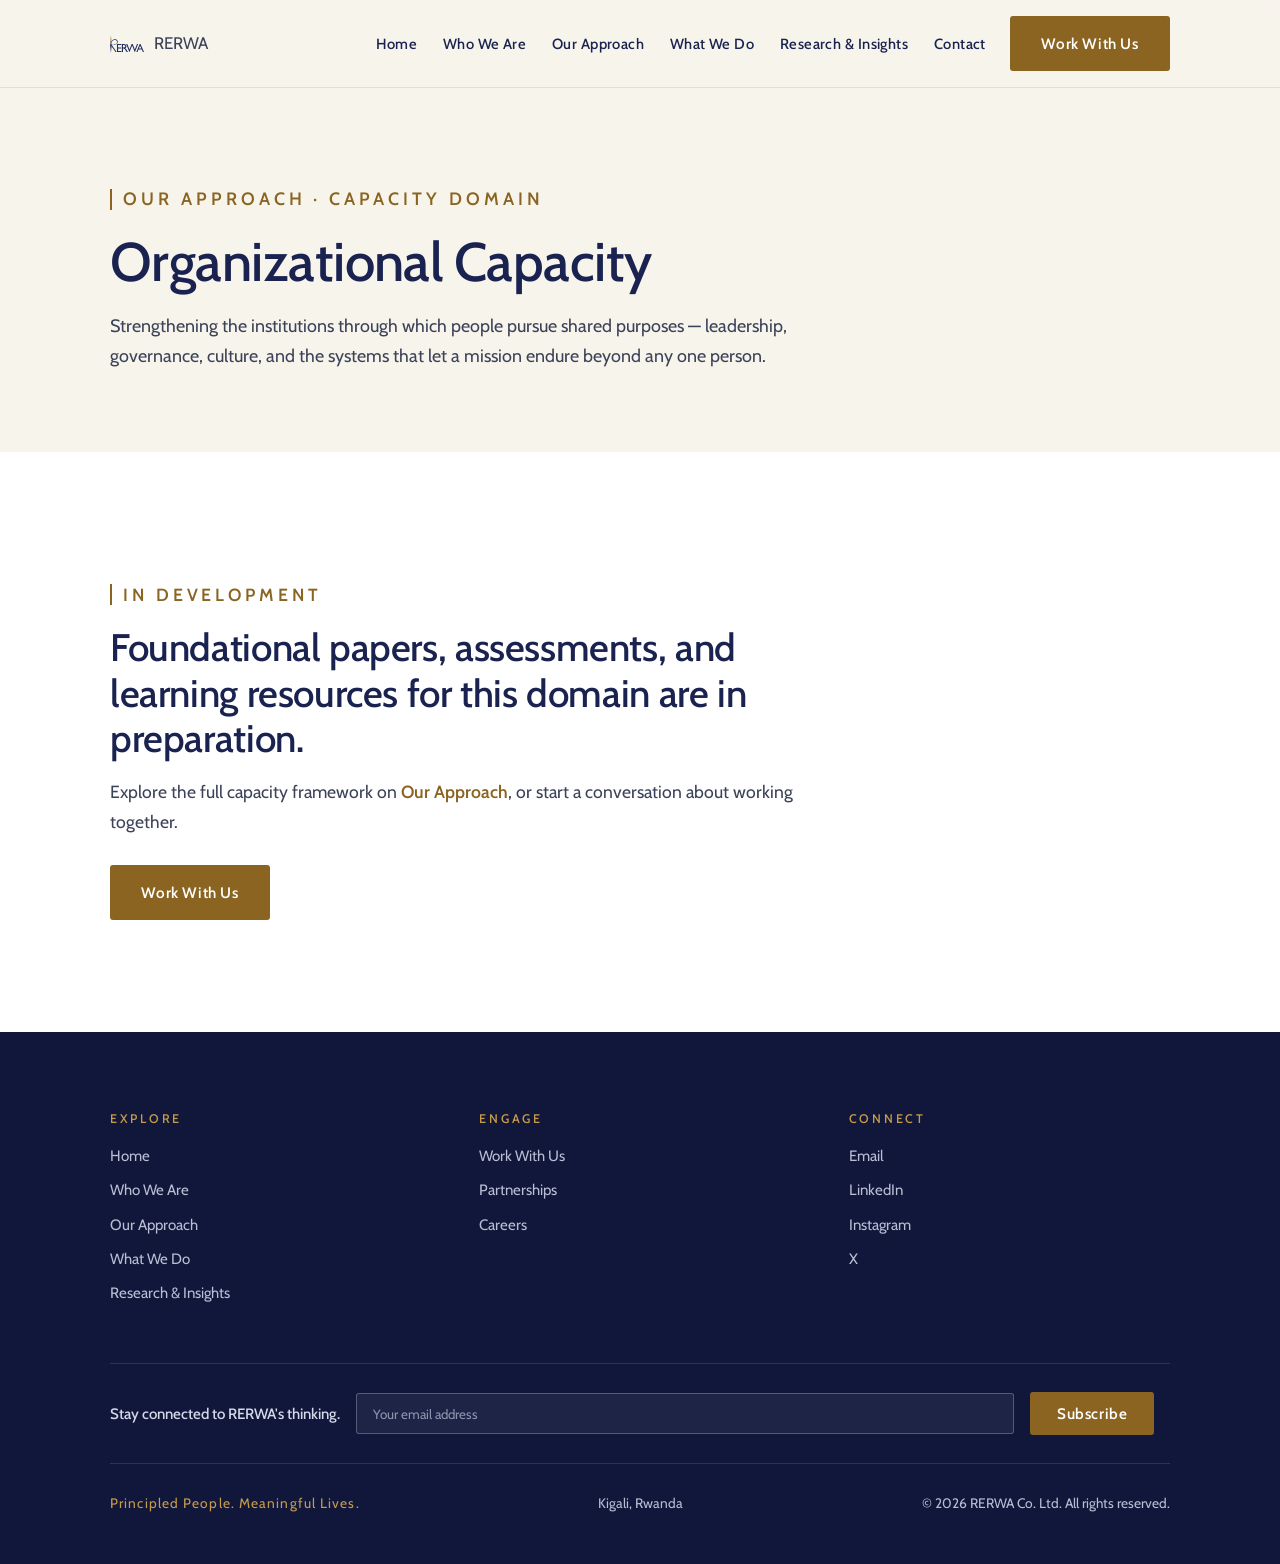
<file: our-approach/organizational-capacity.html>
<!DOCTYPE html>
<html lang="en">
<head>
  <!-- Google tag (gtag.js) -->
<script async src="https://www.googletagmanager.com/gtag/js?id=G-T71RK4QW1S"></script>
<script>
  window.dataLayer = window.dataLayer || [];
  function gtag(){dataLayer.push(arguments);}
  gtag('js', new Date());
  gtag('config', 'G-T71RK4QW1S');
</script>
  <meta charset="utf-8">
  <meta name="viewport" content="width=device-width, initial-scale=1">
  <title>Organizational Capacity | Our Approach | RERWA</title>
  <meta name="description" content="Strengthening the institutions through which people pursue shared purposes — leadership, governance, culture, and the systems that let a mission endur">
  <meta name="keywords" content="capacity framework, intentional formation">
  <meta name="author" content="RERWA Co. Ltd">

  <!-- Open Graph / social sharing -->
  <meta property="og:title" content="Organizational Capacity | Our Approach | RERWA">
  <meta property="og:description" content="Strengthening the institutions through which people pursue shared purposes — leadership, governance, culture, and the systems that let a mission endur">
  <meta property="og:type" content="website">
  <meta property="og:url" content="https://rerwacollective.org/our-approach/organizational-capacity">
  <meta property="og:site_name" content="RERWA Collective">
  <meta name="twitter:card" content="summary">
  <meta name="robots" content="noindex">
  <link rel="canonical" href="https://rerwacollective.org/our-approach/organizational-capacity">

  <!-- Favicons -->
  <link rel="icon" href="../images/favicon.ico" sizes="any">
  <link rel="icon" type="image/png" href="../images/favicon_32.png">

  <!-- Fonts: Cabin as the web-safe Gill Sans substitute (guide Part 7) -->
  <link rel="preconnect" href="https://fonts.googleapis.com">
  <link rel="preconnect" href="https://fonts.gstatic.com" crossorigin>
  <link href="https://fonts.googleapis.com/css2?family=Cabin:wght@400;500;600;700&display=swap" rel="stylesheet">

  <link rel="stylesheet" href="../css/style.css">
  <link rel="stylesheet" href="../css/responsive.css">
</head>
<body>
  <a class="skip-link" href="#main">Skip to content</a>
  <header class="site-header">
    <div class="container">
      <nav class="nav" aria-label="Primary">
        <a class="nav__brand" href="../index.html" aria-label="RERWA home">
          <!-- Reusable logo component: swap images/rerwa-logo.svg once the
               compass-needle R logo is delivered (guide Part 7). -->
          <img class="nav__brand-mark" src="../images/rerwa-logo.svg" alt="" width="34" height="34">
          <span class="nav__brand-name">RERWA</span>
        </a>
        <button class="nav__toggle" aria-label="Toggle menu" aria-expanded="false" aria-controls="nav-links">
          <span></span><span></span><span></span>
        </button>
        <ul class="nav__links" id="nav-links">
          <li><a class="nav__link" href="../index.html">Home</a></li>
          <li><a class="nav__link" href="../who-we-are.html">Who We Are</a></li>
          <li><a class="nav__link" href="../our-approach.html">Our Approach</a></li>
          <li><a class="nav__link" href="../what-we-do.html">What We Do</a></li>
          <li><a class="nav__link" href="../research-insights.html">Research &amp; Insights</a></li>
          <li><a class="nav__link" href="../contact.html">Contact</a></li>
        </ul>
        <a class="btn btn--gold" href="../contact.html">Work With Us</a>
      </nav>
    </div>
  </header>
  <main id="main">
    <section class="hero-page hero-page--text-only">
      <div class="container">
        <div class="hero-page__grid">
          <div>
            <p class="label">Our Approach · Capacity Domain</p>
            <h1>Organizational Capacity</h1>
            <p>Strengthening the institutions through which people pursue shared purposes — leadership, governance, culture, and the systems that let a mission endure beyond any one person.</p>
          </div>
        </div>
      </div>
    </section>

    <!-- As developed (guide Part 8): add sub-links here once real content
         exists — Foundational Paper · Assessment · Learning Experiences ·
         Research · Articles. Tag Research & Insights resources with
         data-domain="organizational-capacity" so they surface here automatically. -->
    <section class="section section--white">
      <div class="container">
        <div class="section__intro">
          <p class="label">In Development</p>
          <h2>Foundational papers, assessments, and learning resources for this domain are in preparation.</h2>
          <p>Explore the full capacity framework on <a href="../our-approach.html" style="color: var(--gold); font-weight: 600;">Our Approach</a>, or start a conversation about working together.</p>
          <div class="btn-row">
            <a class="btn btn--gold" href="../contact.html">Work With Us</a>
          </div>
        </div>
      </div>
    </section>
  </main>

  <footer class="site-footer">
    <div class="container">
      <div class="footer-grid">
        <div class="footer-col">
          <h3>Explore</h3>
          <ul>
            <li><a href="../index.html">Home</a></li>
            <li><a href="../who-we-are.html">Who We Are</a></li>
            <li><a href="../our-approach.html">Our Approach</a></li>
            <li><a href="../what-we-do.html">What We Do</a></li>
            <li><a href="../research-insights.html">Research &amp; Insights</a></li>
          </ul>
        </div>
        <div class="footer-col">
          <h3>Engage</h3>
          <ul>
            <li><a href="../contact.html">Work With Us</a></li>
            <li><a href="../contact.html#research-content-partnerships">Partnerships</a></li>
            <li><a href="../contact.html#general-enquiries">Careers</a></li>
          </ul>
        </div>
        <div class="footer-col">
          <h3>Connect</h3>
          <ul>
            <li><a href="mailto:info@rerwacollective.org">Email</a></li>
            <li><a href="https://www.linkedin.com/company/rerwa" rel="noopener">LinkedIn</a></li>
            <li><a href="https://www.instagram.com/rerwacollective" rel="noopener">Instagram</a></li>
            <li><a href="https://x.com/rerwacollective" rel="noopener">X</a></li>
          </ul>
        </div>
      </div>

      <form class="footer-news" id="newsletter-form" novalidate>
        <label for="newsletter-email">Stay connected to RERWA's thinking.</label>
        <input type="email" id="newsletter-email" name="email" placeholder="Your email address" required>
        <button class="btn btn--gold" type="submit">Subscribe</button>
        <span class="footer-news__done" role="status" aria-live="polite"></span>
      </form>

      <div class="footer-base">
        <span class="tagline">Principled People. Meaningful Lives.</span>
        <span>Kigali, Rwanda</span>
        <span>&copy; 2026 RERWA Co. Ltd. All rights reserved.</span>
      </div>
    </div>
  </footer>

  <script src="../js/main.js"></script>
</body>
</html>
</file>
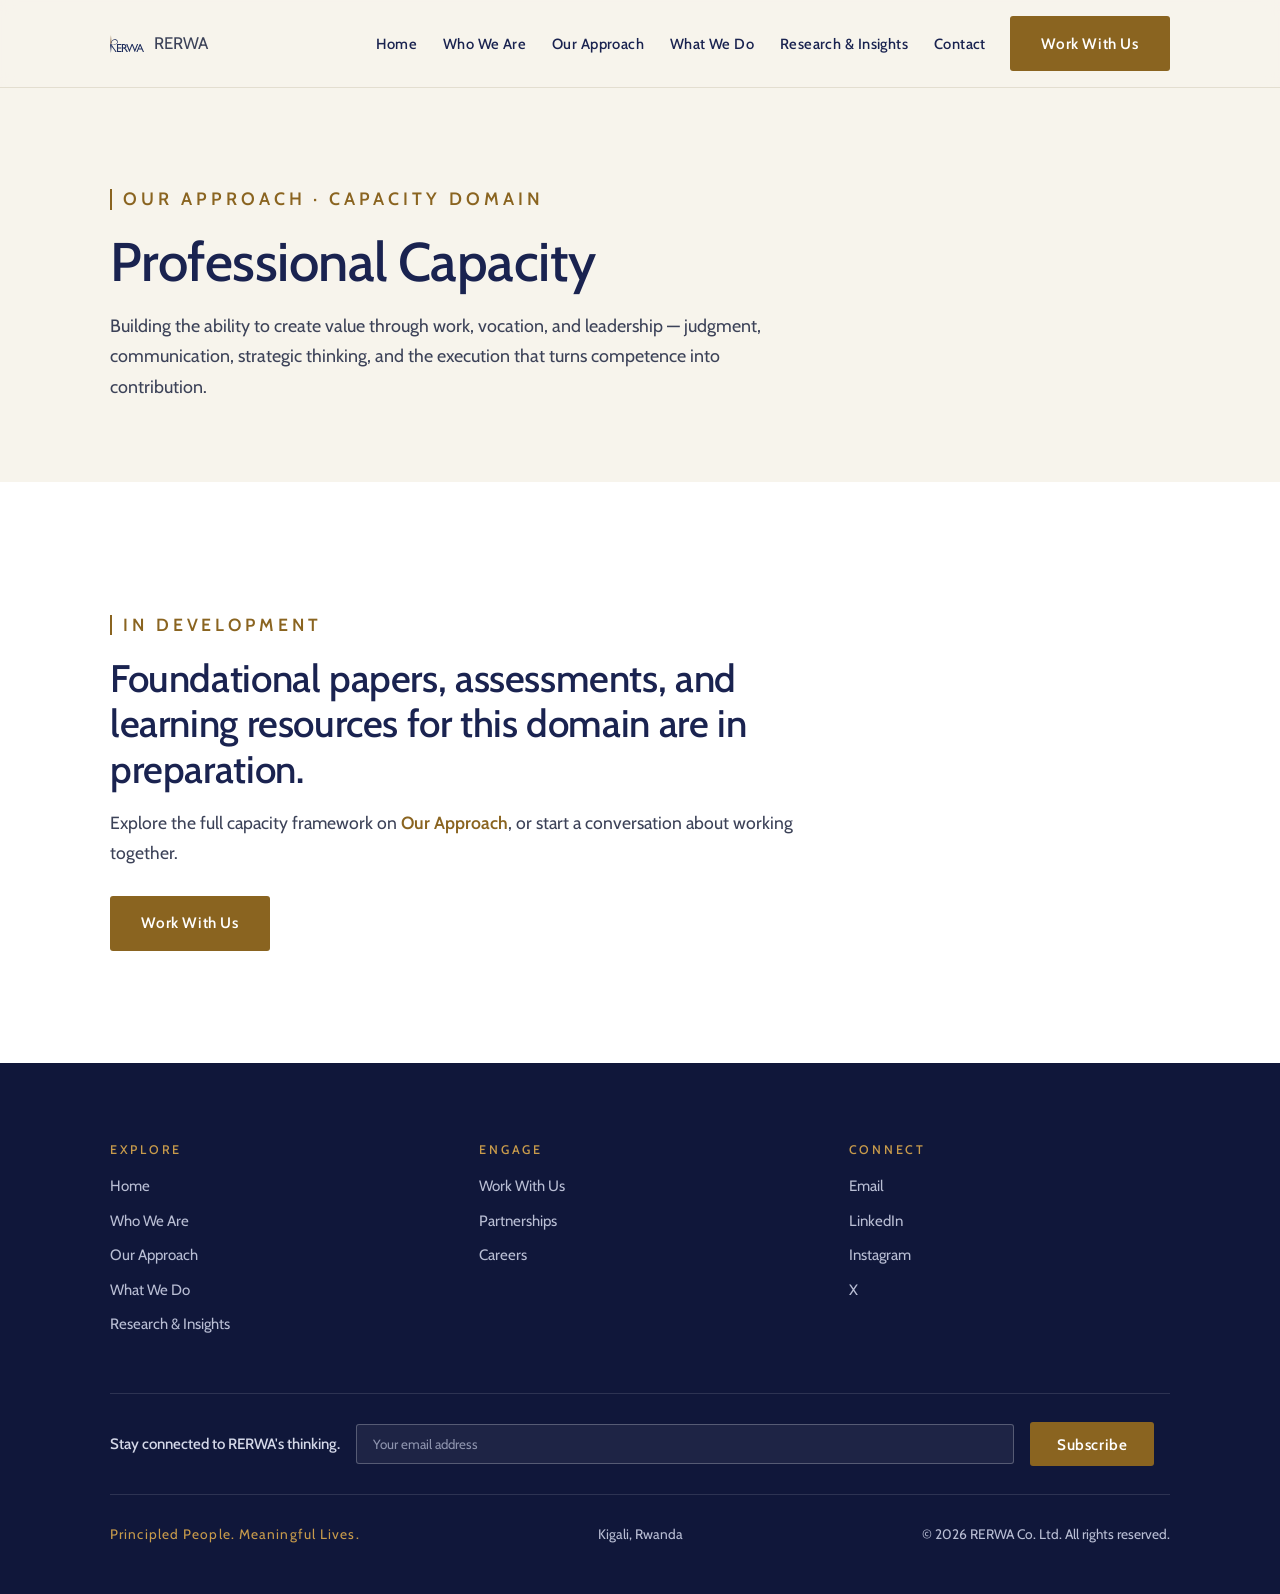
<file: our-approach/professional-capacity.html>
<!DOCTYPE html>
<html lang="en">
<head>
  <!-- Google tag (gtag.js) -->
<script async src="https://www.googletagmanager.com/gtag/js?id=G-T71RK4QW1S"></script>
<script>
  window.dataLayer = window.dataLayer || [];
  function gtag(){dataLayer.push(arguments);}
  gtag('js', new Date());
  gtag('config', 'G-T71RK4QW1S');
</script>
  <meta charset="utf-8">
  <meta name="viewport" content="width=device-width, initial-scale=1">
  <title>Professional Capacity | Our Approach | RERWA</title>
  <meta name="description" content="Building the ability to create value through work, vocation, and leadership — judgment, communication, strategic thinking, and the execution that turn">
  <meta name="keywords" content="capacity framework, intentional formation">
  <meta name="author" content="RERWA Co. Ltd">

  <!-- Open Graph / social sharing -->
  <meta property="og:title" content="Professional Capacity | Our Approach | RERWA">
  <meta property="og:description" content="Building the ability to create value through work, vocation, and leadership — judgment, communication, strategic thinking, and the execution that turn">
  <meta property="og:type" content="website">
  <meta property="og:url" content="https://rerwacollective.org/our-approach/professional-capacity">
  <meta property="og:site_name" content="RERWA Collective">
  <meta name="twitter:card" content="summary">
  <meta name="robots" content="noindex">
  <link rel="canonical" href="https://rerwacollective.org/our-approach/professional-capacity">

  <!-- Favicons -->
  <link rel="icon" href="../images/favicon.ico" sizes="any">
  <link rel="icon" type="image/png" href="../images/favicon_32.png">

  <!-- Fonts: Cabin as the web-safe Gill Sans substitute (guide Part 7) -->
  <link rel="preconnect" href="https://fonts.googleapis.com">
  <link rel="preconnect" href="https://fonts.gstatic.com" crossorigin>
  <link href="https://fonts.googleapis.com/css2?family=Cabin:wght@400;500;600;700&display=swap" rel="stylesheet">

  <link rel="stylesheet" href="../css/style.css">
  <link rel="stylesheet" href="../css/responsive.css">
</head>
<body>
  <a class="skip-link" href="#main">Skip to content</a>
  <header class="site-header">
    <div class="container">
      <nav class="nav" aria-label="Primary">
        <a class="nav__brand" href="../index.html" aria-label="RERWA home">
          <!-- Reusable logo component: swap images/rerwa-logo.svg once the
               compass-needle R logo is delivered (guide Part 7). -->
          <img class="nav__brand-mark" src="../images/rerwa-logo.svg" alt="" width="34" height="34">
          <span class="nav__brand-name">RERWA</span>
        </a>
        <button class="nav__toggle" aria-label="Toggle menu" aria-expanded="false" aria-controls="nav-links">
          <span></span><span></span><span></span>
        </button>
        <ul class="nav__links" id="nav-links">
          <li><a class="nav__link" href="../index.html">Home</a></li>
          <li><a class="nav__link" href="../who-we-are.html">Who We Are</a></li>
          <li><a class="nav__link" href="../our-approach.html">Our Approach</a></li>
          <li><a class="nav__link" href="../what-we-do.html">What We Do</a></li>
          <li><a class="nav__link" href="../research-insights.html">Research &amp; Insights</a></li>
          <li><a class="nav__link" href="../contact.html">Contact</a></li>
        </ul>
        <a class="btn btn--gold" href="../contact.html">Work With Us</a>
      </nav>
    </div>
  </header>
  <main id="main">
    <section class="hero-page hero-page--text-only">
      <div class="container">
        <div class="hero-page__grid">
          <div>
            <p class="label">Our Approach · Capacity Domain</p>
            <h1>Professional Capacity</h1>
            <p>Building the ability to create value through work, vocation, and leadership — judgment, communication, strategic thinking, and the execution that turns competence into contribution.</p>
          </div>
        </div>
      </div>
    </section>

    <!-- As developed (guide Part 8): add sub-links here once real content
         exists — Foundational Paper · Assessment · Learning Experiences ·
         Research · Articles. Tag Research & Insights resources with
         data-domain="professional-capacity" so they surface here automatically. -->
    <section class="section section--white">
      <div class="container">
        <div class="section__intro">
          <p class="label">In Development</p>
          <h2>Foundational papers, assessments, and learning resources for this domain are in preparation.</h2>
          <p>Explore the full capacity framework on <a href="../our-approach.html" style="color: var(--gold); font-weight: 600;">Our Approach</a>, or start a conversation about working together.</p>
          <div class="btn-row">
            <a class="btn btn--gold" href="../contact.html">Work With Us</a>
          </div>
        </div>
      </div>
    </section>
  </main>

  <footer class="site-footer">
    <div class="container">
      <div class="footer-grid">
        <div class="footer-col">
          <h3>Explore</h3>
          <ul>
            <li><a href="../index.html">Home</a></li>
            <li><a href="../who-we-are.html">Who We Are</a></li>
            <li><a href="../our-approach.html">Our Approach</a></li>
            <li><a href="../what-we-do.html">What We Do</a></li>
            <li><a href="../research-insights.html">Research &amp; Insights</a></li>
          </ul>
        </div>
        <div class="footer-col">
          <h3>Engage</h3>
          <ul>
            <li><a href="../contact.html">Work With Us</a></li>
            <li><a href="../contact.html#research-content-partnerships">Partnerships</a></li>
            <li><a href="../contact.html#general-enquiries">Careers</a></li>
          </ul>
        </div>
        <div class="footer-col">
          <h3>Connect</h3>
          <ul>
            <li><a href="mailto:info@rerwacollective.org">Email</a></li>
            <li><a href="https://www.linkedin.com/company/rerwa" rel="noopener">LinkedIn</a></li>
            <li><a href="https://www.instagram.com/rerwacollective" rel="noopener">Instagram</a></li>
            <li><a href="https://x.com/rerwacollective" rel="noopener">X</a></li>
          </ul>
        </div>
      </div>

      <form class="footer-news" id="newsletter-form" novalidate>
        <label for="newsletter-email">Stay connected to RERWA's thinking.</label>
        <input type="email" id="newsletter-email" name="email" placeholder="Your email address" required>
        <button class="btn btn--gold" type="submit">Subscribe</button>
        <span class="footer-news__done" role="status" aria-live="polite"></span>
      </form>

      <div class="footer-base">
        <span class="tagline">Principled People. Meaningful Lives.</span>
        <span>Kigali, Rwanda</span>
        <span>&copy; 2026 RERWA Co. Ltd. All rights reserved.</span>
      </div>
    </div>
  </footer>

  <script src="../js/main.js"></script>
</body>
</html>
</file>
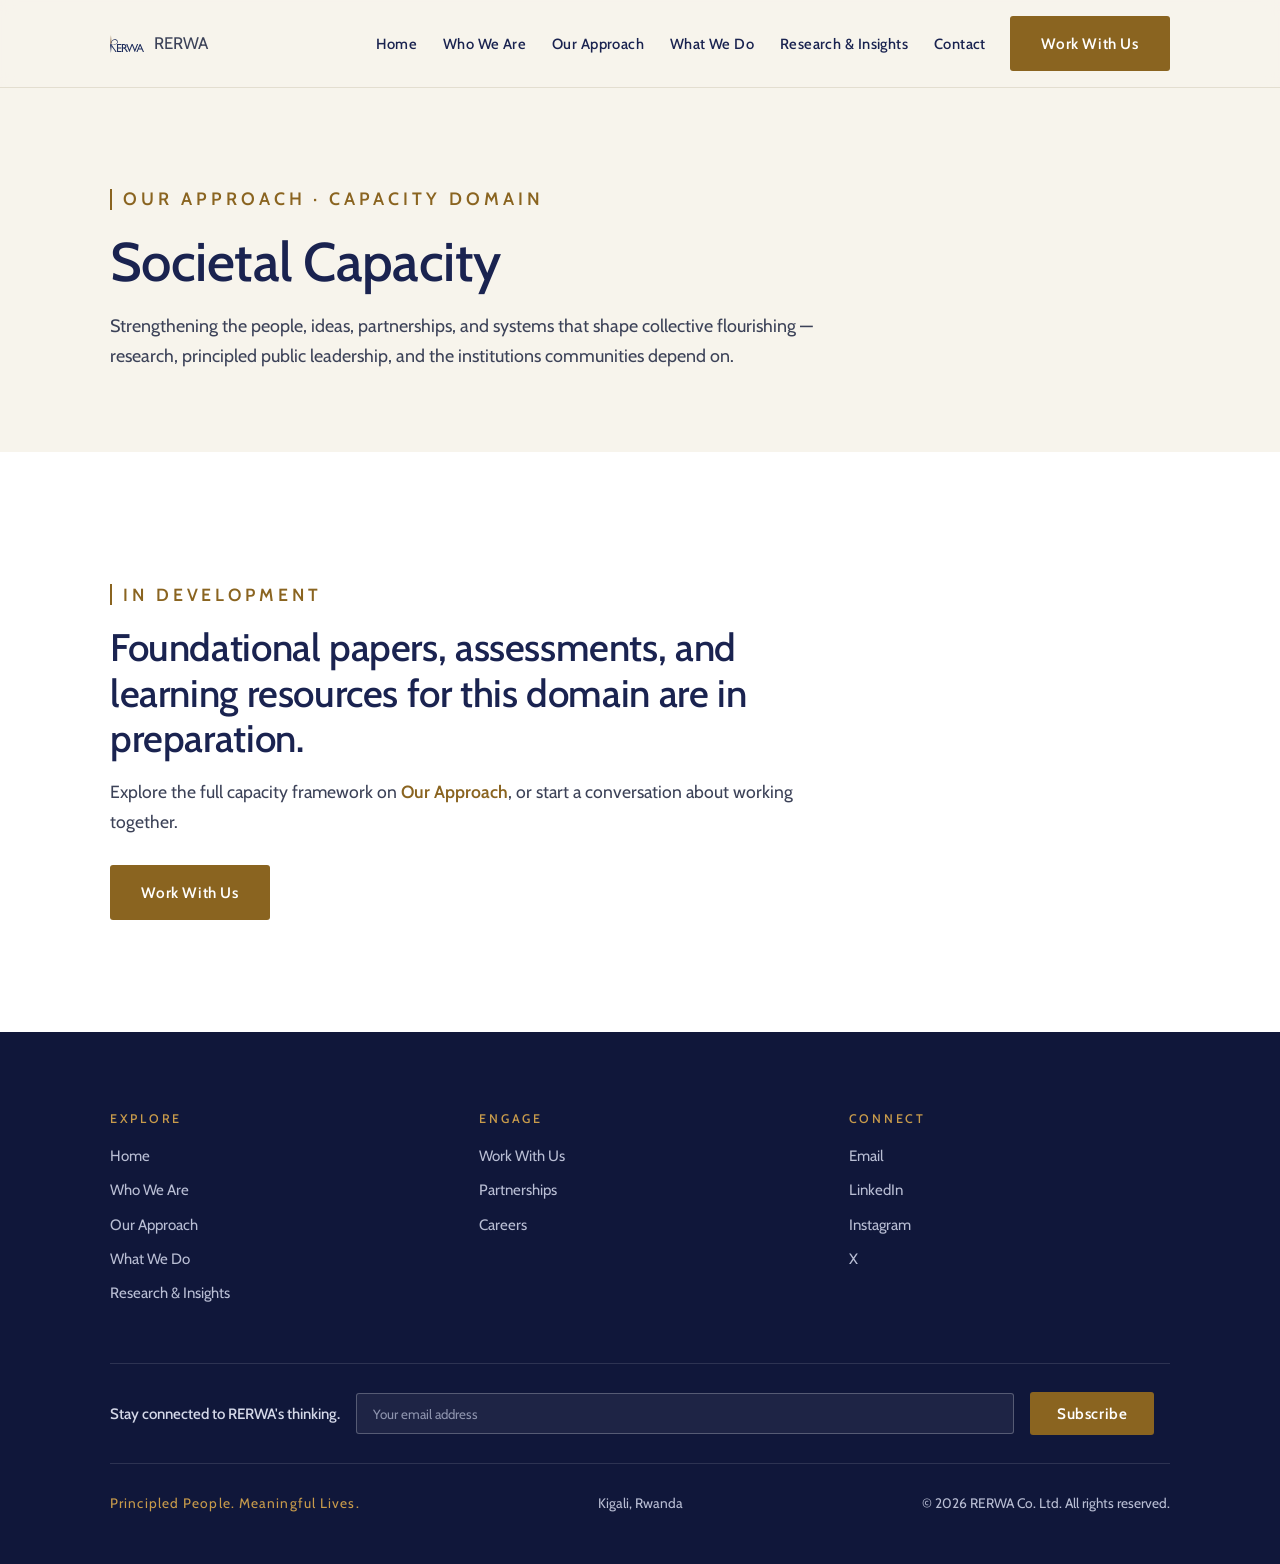
<file: our-approach/societal-capacity.html>
<!DOCTYPE html>
<html lang="en">
<head>
  <!-- Google tag (gtag.js) -->
<script async src="https://www.googletagmanager.com/gtag/js?id=G-T71RK4QW1S"></script>
<script>
  window.dataLayer = window.dataLayer || [];
  function gtag(){dataLayer.push(arguments);}
  gtag('js', new Date());
  gtag('config', 'G-T71RK4QW1S');
</script>
  <meta charset="utf-8">
  <meta name="viewport" content="width=device-width, initial-scale=1">
  <title>Societal Capacity | Our Approach | RERWA</title>
  <meta name="description" content="Strengthening the people, ideas, partnerships, and systems that shape collective flourishing — research, principled public leadership, and the institu">
  <meta name="keywords" content="capacity framework, intentional formation">
  <meta name="author" content="RERWA Co. Ltd">

  <!-- Open Graph / social sharing -->
  <meta property="og:title" content="Societal Capacity | Our Approach | RERWA">
  <meta property="og:description" content="Strengthening the people, ideas, partnerships, and systems that shape collective flourishing — research, principled public leadership, and the institu">
  <meta property="og:type" content="website">
  <meta property="og:url" content="https://rerwacollective.org/our-approach/societal-capacity">
  <meta property="og:site_name" content="RERWA Collective">
  <meta name="twitter:card" content="summary">
  <meta name="robots" content="noindex">
  <link rel="canonical" href="https://rerwacollective.org/our-approach/societal-capacity">

  <!-- Favicons -->
  <link rel="icon" href="../images/favicon.ico" sizes="any">
  <link rel="icon" type="image/png" href="../images/favicon_32.png">

  <!-- Fonts: Cabin as the web-safe Gill Sans substitute (guide Part 7) -->
  <link rel="preconnect" href="https://fonts.googleapis.com">
  <link rel="preconnect" href="https://fonts.gstatic.com" crossorigin>
  <link href="https://fonts.googleapis.com/css2?family=Cabin:wght@400;500;600;700&display=swap" rel="stylesheet">

  <link rel="stylesheet" href="../css/style.css">
  <link rel="stylesheet" href="../css/responsive.css">
</head>
<body>
  <a class="skip-link" href="#main">Skip to content</a>
  <header class="site-header">
    <div class="container">
      <nav class="nav" aria-label="Primary">
        <a class="nav__brand" href="../index.html" aria-label="RERWA home">
          <!-- Reusable logo component: swap images/rerwa-logo.svg once the
               compass-needle R logo is delivered (guide Part 7). -->
          <img class="nav__brand-mark" src="../images/rerwa-logo.svg" alt="" width="34" height="34">
          <span class="nav__brand-name">RERWA</span>
        </a>
        <button class="nav__toggle" aria-label="Toggle menu" aria-expanded="false" aria-controls="nav-links">
          <span></span><span></span><span></span>
        </button>
        <ul class="nav__links" id="nav-links">
          <li><a class="nav__link" href="../index.html">Home</a></li>
          <li><a class="nav__link" href="../who-we-are.html">Who We Are</a></li>
          <li><a class="nav__link" href="../our-approach.html">Our Approach</a></li>
          <li><a class="nav__link" href="../what-we-do.html">What We Do</a></li>
          <li><a class="nav__link" href="../research-insights.html">Research &amp; Insights</a></li>
          <li><a class="nav__link" href="../contact.html">Contact</a></li>
        </ul>
        <a class="btn btn--gold" href="../contact.html">Work With Us</a>
      </nav>
    </div>
  </header>
  <main id="main">
    <section class="hero-page hero-page--text-only">
      <div class="container">
        <div class="hero-page__grid">
          <div>
            <p class="label">Our Approach · Capacity Domain</p>
            <h1>Societal Capacity</h1>
            <p>Strengthening the people, ideas, partnerships, and systems that shape collective flourishing — research, principled public leadership, and the institutions communities depend on.</p>
          </div>
        </div>
      </div>
    </section>

    <!-- As developed (guide Part 8): add sub-links here once real content
         exists — Foundational Paper · Assessment · Learning Experiences ·
         Research · Articles. Tag Research & Insights resources with
         data-domain="societal-capacity" so they surface here automatically. -->
    <section class="section section--white">
      <div class="container">
        <div class="section__intro">
          <p class="label">In Development</p>
          <h2>Foundational papers, assessments, and learning resources for this domain are in preparation.</h2>
          <p>Explore the full capacity framework on <a href="../our-approach.html" style="color: var(--gold); font-weight: 600;">Our Approach</a>, or start a conversation about working together.</p>
          <div class="btn-row">
            <a class="btn btn--gold" href="../contact.html">Work With Us</a>
          </div>
        </div>
      </div>
    </section>
  </main>

  <footer class="site-footer">
    <div class="container">
      <div class="footer-grid">
        <div class="footer-col">
          <h3>Explore</h3>
          <ul>
            <li><a href="../index.html">Home</a></li>
            <li><a href="../who-we-are.html">Who We Are</a></li>
            <li><a href="../our-approach.html">Our Approach</a></li>
            <li><a href="../what-we-do.html">What We Do</a></li>
            <li><a href="../research-insights.html">Research &amp; Insights</a></li>
          </ul>
        </div>
        <div class="footer-col">
          <h3>Engage</h3>
          <ul>
            <li><a href="../contact.html">Work With Us</a></li>
            <li><a href="../contact.html#research-content-partnerships">Partnerships</a></li>
            <li><a href="../contact.html#general-enquiries">Careers</a></li>
          </ul>
        </div>
        <div class="footer-col">
          <h3>Connect</h3>
          <ul>
            <li><a href="mailto:info@rerwacollective.org">Email</a></li>
            <li><a href="https://www.linkedin.com/company/rerwa" rel="noopener">LinkedIn</a></li>
            <li><a href="https://www.instagram.com/rerwacollective" rel="noopener">Instagram</a></li>
            <li><a href="https://x.com/rerwacollective" rel="noopener">X</a></li>
          </ul>
        </div>
      </div>

      <form class="footer-news" id="newsletter-form" novalidate>
        <label for="newsletter-email">Stay connected to RERWA's thinking.</label>
        <input type="email" id="newsletter-email" name="email" placeholder="Your email address" required>
        <button class="btn btn--gold" type="submit">Subscribe</button>
        <span class="footer-news__done" role="status" aria-live="polite"></span>
      </form>

      <div class="footer-base">
        <span class="tagline">Principled People. Meaningful Lives.</span>
        <span>Kigali, Rwanda</span>
        <span>&copy; 2026 RERWA Co. Ltd. All rights reserved.</span>
      </div>
    </div>
  </footer>

  <script src="../js/main.js"></script>
</body>
</html>
</file>
<file: css/style.css>
/* ============================================================
   RERWA Collective — Main Stylesheet (v2, July 2026)
   Implements the Website Content & Developer Guide v2.0:
   cream backgrounds, navy + gold accents, Gill Sans (Cabin as
   the web-safe substitute), generous white space, minimal
   animation, premium institutional feel.
   ============================================================ */

/* ---------- 1. Design tokens ---------- */
:root {
  /* Brand colours */
  --navy:        #1a2350;
  --navy-deep:   #10173a;
  --gold:        #8a6420;
  --gold-light:  #c89b4b;
  --cream:       #f7f4ec;
  --cream-deep:  #efeadd;
  --white:       #ffffff;
  --line:        #e3ded0;
  --text:        #3c4258;
  --text-soft:   #5a6072;

  /* Typography — Gill Sans, per the guide, with Cabin
     (designed after Gill/Johnston letterforms) as the
     closest freely-licensed web substitute. */
  --font-sans: 'Gill Sans', 'Gill Sans MT', 'Cabin',
               'Trebuchet MS', Calibri, sans-serif;

  /* Type scale */
  --fs-hero:    clamp(2.1rem, 4.6vw, 3.4rem);
  --fs-h2:      clamp(1.7rem, 3.2vw, 2.4rem);
  --fs-h3:      1.32rem;
  --fs-body:    1.05rem;
  --fs-small:   0.9rem;
  --fs-label:   0.78rem;

  /* Spacing */
  --space-xs:  0.5rem;
  --space-sm:  1rem;
  --space-md:  1.75rem;
  --space-lg:  3rem;
  --space-xl:  5rem;
  --space-2xl: 7rem;

  /* Layout */
  --container: 1140px;
  --radius:    10px;
  --radius-lg: 16px;
  --shadow:    0 10px 30px rgba(26, 35, 80, 0.08);
  --transition: 0.22s ease;
}

/* ---------- 2. Reset & base ---------- */
*, *::before, *::after { margin: 0; padding: 0; box-sizing: border-box; }

html { scroll-behavior: smooth; }

body {
  font-family: var(--font-sans);
  font-size: var(--fs-body);
  color: var(--text);
  line-height: 1.7;
  background: var(--cream);
  -webkit-font-smoothing: antialiased;
}

h1, h2, h3, h4 {
  color: var(--navy);
  line-height: 1.18;
  font-weight: 500;
  letter-spacing: -0.01em;
}

h1 { font-size: var(--fs-hero); }
h2 { font-size: var(--fs-h2); }
h3 { font-size: var(--fs-h3); }

a { color: inherit; text-decoration: none; }
img, svg { max-width: 100%; display: block; }
ul { list-style: none; }
strong { color: var(--navy); font-weight: 600; }

:focus-visible {
  outline: 3px solid var(--gold-light);
  outline-offset: 3px;
  border-radius: 3px;
}

@media (prefers-reduced-motion: reduce) {
  *, *::before, *::after {
    animation-duration: 0.01ms !important;
    transition-duration: 0.01ms !important;
  }
  html { scroll-behavior: auto; }
}

.skip-link {
  position: absolute;
  left: -999px;
  top: 0;
  background: var(--navy);
  color: var(--white);
  padding: 0.6rem 1.2rem;
  z-index: 200;
}
.skip-link:focus { left: 0; }

.container {
  max-width: var(--container);
  margin: 0 auto;
  padding: 0 clamp(1.25rem, 4vw, 2.5rem);
}

/* ---------- 3. Shared vocabulary ---------- */

/* Eyebrow label with the compass "north tick" — the site signature.
   One label, one heading, one paragraph, one action per section. */
.label {
  display: inline-flex;
  align-items: center;
  gap: 0.7rem;
  font-size: var(--fs-label);
  font-weight: 600;
  letter-spacing: 0.22em;
  text-transform: uppercase;
  color: var(--gold);
  margin-bottom: var(--space-sm);
}
.label::before {
  content: "";
  width: 2px;
  height: 1.15em;
  background: var(--gold);
  transform: rotate(0deg);
}

.section { padding: var(--space-2xl) 0; }
.section--white { background: var(--white); }
.section--navy  { background: var(--navy); }
.section--navy h2, .section--navy h3 { color: var(--white); }
.section--navy p { color: #cfd3e4; }

.section__intro { max-width: 46rem; }
.section__intro p { margin-top: var(--space-sm); font-size: 1.1rem; }

.lede { font-size: 1.15rem; color: var(--text-soft); }

/* ---------- 4. Buttons ---------- */
.btn {
  display: inline-block;
  font-family: inherit;
  font-size: 0.95rem;
  font-weight: 600;
  letter-spacing: 0.04em;
  padding: 0.85rem 1.9rem;
  border-radius: 3px;
  border: 1.5px solid transparent;
  cursor: pointer;
  transition: background var(--transition), color var(--transition),
              border-color var(--transition);
}
.btn--gold {
  background: var(--gold);
  color: var(--white);
}
.btn--gold:hover { background: var(--navy); }
.btn--ghost {
  border-color: var(--navy);
  color: var(--navy);
  background: transparent;
}
.btn--ghost:hover { background: var(--navy); color: var(--white); }
.btn--ghost-light {
  border-color: rgba(255,255,255,0.7);
  color: var(--white);
  background: transparent;
}
.btn--ghost-light:hover { background: var(--white); color: var(--navy); }
.btn--lg { padding: 1rem 2.3rem; font-size: 1rem; }

.btn-row { display: flex; gap: 1rem; flex-wrap: wrap; margin-top: var(--space-md); }

/* ---------- 5. Header & navigation ---------- */
.site-header {
  position: sticky;
  top: 0;
  z-index: 100;
  background: rgba(247, 244, 236, 0.92);
  backdrop-filter: blur(8px);
  border-bottom: 1px solid var(--line);
}
/* Transparent over the Home hero, per the guide */
.site-header--overlay {
  position: absolute;
  width: 100%;
  background: transparent;
  border-bottom: 1px solid rgba(255,255,255,0.15);
  backdrop-filter: none;
}

.nav {
  display: flex;
  align-items: center;
  gap: 1.5rem;
  padding: 1rem 0;
}
.nav__brand {
  display: flex;
  align-items: center;
  gap: 0.6rem;
  margin-right: auto;
}
/* Full RERWA wordmark logo. Two versions swap by header context:
   navy (default) on light headers, white on the dark home hero overlay. */
.nav__brand-logo { height: 30px; width: auto; display: block; }
.nav__brand-logo--light { display: none; }              /* white version hidden by default */
/* On the transparent overlay header (dark hero), show white, hide navy */
.site-header--overlay .nav__brand-logo--dark  { display: none; }
.site-header--overlay .nav__brand-logo--light { display: block; }

.nav__links { display: flex; gap: 1.6rem; align-items: center; }
.nav__link {
  font-size: 0.92rem;
  font-weight: 500;
  letter-spacing: 0.03em;
  color: var(--navy);
  padding: 0.3rem 0;
  border-bottom: 2px solid transparent;
  transition: border-color var(--transition);
}
.site-header--overlay .nav__link { color: rgba(255,255,255,0.88); }
.nav__link:hover,
.nav__link[aria-current="page"] { border-bottom-color: var(--gold-light); }

.nav__toggle {
  display: none;
  background: none;
  border: none;
  cursor: pointer;
  padding: 0.4rem;
}
.nav__toggle span {
  display: block;
  width: 24px;
  height: 2px;
  background: var(--navy);
  margin: 5px 0;
  transition: transform var(--transition), opacity var(--transition);
}
.site-header--overlay .nav__toggle span { background: var(--white); }

/* ---------- 6. Heroes ---------- */

/* Home hero: two columns, image right, orchestrated load sequence */
.hero-home {
  background: var(--navy);
  color: var(--white);
  overflow: hidden;
}
.hero-home__grid {
  display: grid;
  grid-template-columns: minmax(0, 1.05fr) minmax(0, 0.95fr);
  min-height: 88vh;
  align-items: stretch;
}
.hero-home__content {
  align-self: center;
  padding: clamp(6rem, 12vh, 9rem) clamp(1.25rem, 4vw, 3rem)
           clamp(4rem, 8vh, 6rem)
           max(clamp(1.25rem, 4vw, 2.5rem), calc((100vw - var(--container)) / 2));
  animation: fadeUp 0.9s ease both 0.15s;
}
.hero-home__content h1 { color: var(--white); max-width: 15ch; }
.hero-home__content .label { color: var(--gold-light); }
.hero-home__content .label::before { background: var(--gold-light); }
.hero-home__content p {
  margin-top: var(--space-md);
  max-width: 34rem;
  font-size: 1.12rem;
  color: #d4d8e8;
}
.hero-home__content .btn-row { animation: fadeUp 0.9s ease both 0.55s; }
.hero-home__media { position: relative; min-height: 420px; }
.hero-home__media .photo { position: absolute; inset: 0; border-radius: 0; animation: slowZoom 14s ease-out both; }

@keyframes fadeUp {
  from { opacity: 0; transform: translateY(18px); }
  to   { opacity: 1; transform: translateY(0); }
}
@keyframes slowZoom {
  from { transform: scale(1.06); }
  to   { transform: scale(1); }
}

/* Internal page hero: short, image alongside text — not full-bleed */
.hero-page { padding: var(--space-xl) 0 var(--space-xl); }
.hero-page__grid {
  display: grid;
  grid-template-columns: minmax(0, 1.1fr) minmax(0, 0.9fr);
  gap: var(--space-lg);
  align-items: center;
}
.hero-page h1 { max-width: 18ch; }
.hero-page p { margin-top: var(--space-sm); max-width: 38rem; font-size: 1.12rem; }
.hero-page--text-only .hero-page__grid { grid-template-columns: 1fr; }
.hero-page--text-only p { max-width: 44rem; }

/* ---------- 7. Photography placeholders ----------
   Replace each .photo with a real <img> once photography is
   sourced; the data-direction attribute carries the brief. */
.photo {
  position: relative;
  min-height: 320px;
  border-radius: var(--radius-lg);
  background:
    radial-gradient(circle at 78% 22%, rgba(200,155,75,0.35), transparent 55%),
    linear-gradient(160deg, #232e63 0%, var(--navy) 55%, var(--navy-deep) 100%);
  overflow: hidden;
}
.photo::after {
  content: "";
  position: absolute;
  inset: 0;
  background-image: url("data:image/svg+xml,%3Csvg xmlns='http://www.w3.org/2000/svg' viewBox='0 0 200 200'%3E%3Cg fill='none' stroke='%23c89b4b' stroke-opacity='0.28'%3E%3Ccircle cx='100' cy='100' r='72'/%3E%3Ccircle cx='100' cy='100' r='46'/%3E%3Cpath d='M100 14v20M100 166v20M14 100h20M166 100h20'/%3E%3Cpath d='M100 54l14 46-14 46-14-46z' fill='%23c89b4b' fill-opacity='0.22'/%3E%3C/g%3E%3C/svg%3E");
  background-repeat: no-repeat;
  background-position: center;
  background-size: 46%;
}
.photo__note {
  position: absolute;
  left: 1rem;
  bottom: 1rem;
  z-index: 1;
  font-size: 0.72rem;
  letter-spacing: 0.08em;
  text-transform: uppercase;
  color: rgba(255,255,255,0.55);
}

/* ---------- 8. Equal cards ---------- */
.cards {
  display: grid;
  gap: 1.25rem;
  margin-top: var(--space-lg);
}
.cards--3 { grid-template-columns: repeat(3, 1fr); }
.cards--4 { grid-template-columns: repeat(4, 1fr); }

.card {
  background: var(--white);
  border: 1px solid var(--line);
  border-radius: var(--radius);
  padding: 1.75rem 1.5rem;
  transition: transform var(--transition), box-shadow var(--transition);
}
.card:hover { transform: translateY(-3px); box-shadow: var(--shadow); }
.card h3 { margin-bottom: 0.5rem; font-size: 1.12rem; }
.card p { font-size: 0.96rem; color: var(--text-soft); }
.card .card__kicker {
  font-size: var(--fs-label);
  letter-spacing: 0.18em;
  text-transform: uppercase;
  color: var(--gold);
  font-weight: 600;
  margin-bottom: 0.6rem;
}

/* ---------- 9. Pull-quote (Charter statements) ---------- */
.pull-quote {
  border-left: 4px solid var(--gold);
  padding: 0.4rem 0 0.4rem 1.8rem;
  margin: var(--space-lg) 0;
  max-width: 44rem;
}
.pull-quote p {
  font-size: clamp(1.35rem, 2.4vw, 1.7rem);
  line-height: 1.4;
  color: var(--navy);
  font-weight: 500;
}

/* ---------- 10. Process diagrams ---------- */
.journey {
  display: flex;
  align-items: stretch;
  gap: 0;
  margin-top: var(--space-lg);
  counter-reset: stage;
}
.journey__stage {
  flex: 1;
  position: relative;
  padding: 1.1rem 1.4rem 1.1rem 1.1rem;
  border-top: 2px solid var(--line);
}
.journey__stage::before {
  content: "";
  position: absolute;
  top: -6px;
  left: 0;
  width: 10px;
  height: 10px;
  border-radius: 50%;
  background: var(--gold);
}
.journey__stage h3 { font-size: 1.02rem; margin-bottom: 0.3rem; }
.journey__stage p { font-size: 0.88rem; color: var(--text-soft); }

/* Capacity building cycle — circular on desktop */
.cycle {
  position: relative;
  margin: var(--space-lg) auto 0;
  max-width: 900px;
  display: grid;
  grid-template-columns: repeat(5, 1fr);
  gap: 1rem;
}
.cycle__step {
  background: var(--white);
  border: 1px solid var(--line);
  border-radius: var(--radius);
  padding: 1.2rem 1rem;
  text-align: center;
  position: relative;
}
.cycle__step:not(:last-child)::after {
  content: "→";
  position: absolute;
  right: -0.85rem;
  top: 50%;
  transform: translateY(-50%);
  color: var(--gold);
  font-size: 1.1rem;
}
.cycle__step h3 { font-size: 0.98rem; margin-bottom: 0.35rem; }
.cycle__step p { font-size: 0.84rem; color: var(--text-soft); }
.cycle__loop {
  grid-column: 1 / -1;
  text-align: center;
  font-size: 0.88rem;
  color: var(--gold);
  letter-spacing: 0.08em;
}

/* ---------- 11. Interconnected circles (four domains) ---------- */
.domains {
  display: grid;
  grid-template-columns: repeat(2, minmax(0, 1fr));
  gap: 1.5rem;
  margin-top: var(--space-lg);
  position: relative;
}
.domain {
  position: relative;
  background: var(--white);
  border: 1.5px solid var(--gold-light);
  border-radius: 50% 50% 50% 50% / 42% 42% 42% 42%;
  padding: 2.6rem 2.4rem;
  text-align: center;
  transition: box-shadow var(--transition), border-color var(--transition);
}
.domain:hover, .domain:focus-within {
  box-shadow: var(--shadow);
  border-color: var(--gold);
}
/* connector lines communicating that the domains work together */
.domain::after {
  content: "";
  position: absolute;
  background: var(--gold-light);
  opacity: 0.65;
}
.domain:nth-child(1)::after,
.domain:nth-child(3)::after { width: 1.5rem; height: 2px; right: -1.55rem; top: 50%; }
.domain:nth-child(1)::before,
.domain:nth-child(2)::before {
  content: "";
  position: absolute;
  width: 2px;
  height: 1.5rem;
  background: var(--gold-light);
  opacity: 0.65;
  bottom: -1.55rem;
  left: 50%;
}
.domain h3 { font-size: 1.15rem; }
.domain p { font-size: 0.94rem; color: var(--text-soft); margin-top: 0.6rem; }

/* ---------- 12. Values (PRINCIPLED) ---------- */
.values {
  display: grid;
  grid-template-columns: repeat(2, 1fr);
  gap: 1rem;
  margin-top: var(--space-lg);
}
.value {
  display: grid;
  grid-template-columns: 3.2rem 1fr;
  gap: 1rem;
  background: var(--white);
  border: 1px solid var(--line);
  border-radius: var(--radius);
  padding: 1.2rem 1.3rem;
  align-items: start;
}
.value__letter {
  font-size: 1.9rem;
  font-weight: 600;
  color: var(--gold);
  line-height: 1;
  padding-top: 0.15rem;
}
.value h3 { font-size: 1.05rem; margin-bottom: 0.2rem; }
.value p { font-size: 0.92rem; color: var(--text-soft); }

/* ---------- 13. Who we serve ---------- */
.serve { margin-top: var(--space-lg); border-top: 1px solid var(--line); }
.serve__row {
  display: grid;
  grid-template-columns: 1fr 1.3fr 1.3fr;
  gap: 1.5rem;
  padding: 1.3rem 0;
  border-bottom: 1px solid var(--line);
}
.serve__row--head {
  font-size: var(--fs-label);
  letter-spacing: 0.16em;
  text-transform: uppercase;
  color: var(--gold);
  font-weight: 600;
  padding: 0.9rem 0;
}
.serve__row h3 { font-size: 1.05rem; }
.serve__row p { font-size: 0.95rem; color: var(--text-soft); }

/* ---------- 14. Accordions (pathways) ---------- */
.accordion { margin-top: var(--space-lg); border-top: 1px solid var(--line); }
.accordion__item { border-bottom: 1px solid var(--line); }
.accordion__trigger {
  width: 100%;
  display: flex;
  align-items: center;
  justify-content: space-between;
  gap: 1rem;
  background: none;
  border: none;
  cursor: pointer;
  font-family: inherit;
  text-align: left;
  padding: 1.4rem 0.2rem;
}
.accordion__trigger h3 { font-size: 1.2rem; }
.accordion__icon {
  flex: none;
  width: 1.6rem;
  height: 1.6rem;
  border: 1.5px solid var(--gold);
  border-radius: 50%;
  color: var(--gold);
  display: grid;
  place-items: center;
  font-size: 1rem;
  transition: transform var(--transition);
}
.accordion__trigger[aria-expanded="true"] .accordion__icon { transform: rotate(45deg); }
.accordion__panel { overflow: hidden; max-height: 0; transition: max-height 0.3s ease; }
.accordion__panel-inner { padding: 0 0.2rem 1.6rem; max-width: 48rem; }
.accordion__panel-inner p { color: var(--text-soft); }

/* ---------- 15. Full-width CTA band ---------- */
.cta-band {
  position: relative;
  background:
    radial-gradient(circle at 15% 20%, rgba(200,155,75,0.3), transparent 50%),
    linear-gradient(150deg, #232e63, var(--navy) 60%, var(--navy-deep));
  color: var(--white);
  padding: var(--space-2xl) 0;
  text-align: center;
}
.cta-band h2 { color: var(--white); max-width: 26ch; margin: 0 auto; }
.cta-band p { color: #cfd3e4; max-width: 40rem; margin: var(--space-sm) auto 0; }
.cta-band .btn { margin-top: var(--space-md); }

/* ---------- 16. Reserved components (guide Part 7) ----------
   Built now, activated later. Remove the `is-reserved` class
   once real testimonials / real numbers exist. */
.is-reserved { display: none !important; }

.testimonial {
  max-width: 44rem;
  margin: var(--space-lg) auto 0;
  text-align: center;
}
.testimonial blockquote p { font-size: 1.4rem; color: var(--navy); line-height: 1.45; }
.testimonial figcaption { margin-top: 1rem; font-size: 0.9rem; color: var(--gold); letter-spacing: 0.1em; text-transform: uppercase; }

.stats-band { display: grid; grid-template-columns: repeat(4, 1fr); gap: 1.5rem; margin-top: var(--space-lg); text-align: center; }
.stat__number { font-size: 2.6rem; color: var(--gold); font-weight: 600; }
.stat__label { font-size: 0.9rem; color: var(--text-soft); letter-spacing: 0.06em; }

/* ---------- 17. Research listing ---------- */
.filters { display: flex; flex-wrap: wrap; gap: 0.6rem; margin-top: var(--space-md); }
.filter {
  font-family: inherit;
  font-size: 0.86rem;
  font-weight: 500;
  padding: 0.5rem 1.1rem;
  border: 1.5px solid var(--line);
  border-radius: 999px;
  background: var(--white);
  color: var(--text);
  cursor: pointer;
  transition: border-color var(--transition), color var(--transition);
}
.filter:hover { border-color: var(--gold-light); }
.filter[aria-pressed="true"] { border-color: var(--gold); color: var(--gold); font-weight: 600; }

.resource-list { margin-top: var(--space-lg); border-top: 1px solid var(--line); }
.resource {
  display: grid;
  grid-template-columns: 10rem 1fr auto;
  gap: 1.5rem;
  padding: 1.5rem 0;
  border-bottom: 1px solid var(--line);
  align-items: baseline;
}
.resource__type { font-size: var(--fs-label); letter-spacing: 0.16em; text-transform: uppercase; color: var(--gold); font-weight: 600; }
.resource h3 { font-size: 1.15rem; }
.resource p { font-size: 0.95rem; color: var(--text-soft); margin-top: 0.3rem; }
.resource__meta { font-size: 0.85rem; color: var(--text-soft); }

.empty-state {
  margin-top: var(--space-lg);
  background: var(--white);
  border: 1px dashed var(--gold-light);
  border-radius: var(--radius-lg);
  padding: var(--space-xl) var(--space-lg);
  text-align: center;
}
.empty-state p { max-width: 34rem; margin: 0.5rem auto 0; color: var(--text-soft); }

/* ---------- 18. Contact ---------- */
.enquiry-grid { display: grid; grid-template-columns: repeat(2, 1fr); gap: 1.25rem; margin-top: var(--space-lg); }

.contact-layout {
  display: grid;
  grid-template-columns: minmax(0, 1.15fr) minmax(0, 0.85fr);
  gap: var(--space-xl);
  align-items: start;
  margin-top: var(--space-lg);
}

.form__field { margin-bottom: 1.25rem; }
.form__field label {
  display: block;
  font-size: 0.88rem;
  font-weight: 600;
  color: var(--navy);
  letter-spacing: 0.04em;
  margin-bottom: 0.4rem;
}
.form__field input,
.form__field select,
.form__field textarea {
  width: 100%;
  font-family: inherit;
  font-size: 0.98rem;
  color: var(--text);
  padding: 0.8rem 1rem;
  background: var(--white);
  border: 1.5px solid var(--line);
  border-radius: var(--radius);
  transition: border-color var(--transition);
}
.form__field input:focus,
.form__field select:focus,
.form__field textarea:focus { border-color: var(--gold); outline: none; }
.form__field textarea { min-height: 9rem; resize: vertical; }

.form__status {
  margin-top: 1rem;
  padding: 1rem 1.2rem;
  border-radius: var(--radius);
  background: #eef4ec;
  border: 1px solid #bcd4b6;
  color: #2e5b2a;
  font-size: 0.95rem;
}

.contact-aside {
  background: var(--white);
  border: 1px solid var(--line);
  border-radius: var(--radius-lg);
  padding: 2rem;
}
.contact-aside h3 { margin-bottom: 0.8rem; }
.contact-aside p { font-size: 0.96rem; color: var(--text-soft); margin-bottom: 0.8rem; }
.contact-aside a { color: var(--gold); font-weight: 600; }

/* ---------- 19. Footer ---------- */
.site-footer {
  background: var(--navy-deep);
  color: #b9bed4;
  padding: var(--space-xl) 0 var(--space-lg);
  font-size: 0.94rem;
}
.footer-grid {
  display: grid;
  grid-template-columns: repeat(3, 1fr);
  gap: var(--space-lg);
  padding-bottom: var(--space-lg);
  border-bottom: 1px solid rgba(255,255,255,0.12);
}
.footer-col h3 {
  color: var(--gold-light);
  font-size: var(--fs-label);
  letter-spacing: 0.22em;
  text-transform: uppercase;
  margin-bottom: 1rem;
}
.footer-col li { margin-bottom: 0.55rem; }
.footer-col a:hover { color: var(--white); }

.footer-news {
  display: flex;
  flex-wrap: wrap;
  gap: 1rem;
  align-items: center;
  padding: var(--space-md) 0;
  border-bottom: 1px solid rgba(255,255,255,0.12);
}
.footer-news label { font-weight: 500; color: #d4d8e8; }
.footer-news input {
  flex: 1;
  min-width: 220px;
  font-family: inherit;
  padding: 0.7rem 1rem;
  border-radius: 3px;
  border: 1px solid rgba(255,255,255,0.25);
  background: rgba(255,255,255,0.06);
  color: var(--white);
}
.footer-news input::placeholder { color: #8d93ad; }
.footer-news .btn { padding: 0.7rem 1.6rem; }

.footer-base {
  display: flex;
  flex-wrap: wrap;
  gap: 0.8rem 2rem;
  justify-content: space-between;
  padding-top: var(--space-md);
  font-size: 0.86rem;
}
.footer-base .tagline { color: var(--gold-light); letter-spacing: 0.08em; }

/* ---------- 20. Utility & misc ---------- */
.reveal { opacity: 0; transform: translateY(14px); transition: opacity 0.6s ease, transform 0.6s ease; }
.reveal.is-visible { opacity: 1; transform: none; }
@media (prefers-reduced-motion: reduce) { .reveal { opacity: 1; transform: none; } }

.error-page { text-align: center; padding: var(--space-2xl) 0; }
.error-page h1 { max-width: 20ch; margin: 0 auto; }
.error-page p { margin: var(--space-sm) auto var(--space-md); max-width: 32rem; }

.loading { font-size: 0.95rem; color: var(--text-soft); letter-spacing: 0.05em; }
</file>
<file: css/responsive.css>
/* ============================================================
   RERWA Collective — Responsive rules (v2)
   Guide requirement: every diagram needs a clear mobile version.
   Connected circles → vertical linked sequence; horizontal
   timelines → vertical steps.
   ============================================================ */

@media (max-width: 1020px) {
  .cards--4 { grid-template-columns: repeat(2, 1fr); }
  .stats-band { grid-template-columns: repeat(2, 1fr); }
}

@media (max-width: 880px) {
  .section { padding: var(--space-xl) 0; }

  /* Navigation collapses to toggle */
  .nav__toggle { display: block; }
  .nav__links {
    position: absolute;
    top: 100%;
    left: 0;
    right: 0;
    flex-direction: column;
    align-items: flex-start;
    gap: 0;
    background: var(--cream);
    border-bottom: 1px solid var(--line);
    padding: 0.5rem 1.5rem 1rem;
    display: none;
  }
  .nav__links.is-open { display: flex; }
  .nav__links li { width: 100%; }
  .nav__link { display: block; padding: 0.8rem 0; }
  .site-header--overlay .nav__links { background: var(--navy); }
  .site-header--overlay .nav__links .nav__link { color: var(--white); }

  /* Home hero stacks; image full-bleed below content */
  .hero-home__grid { grid-template-columns: 1fr; min-height: 0; }
  .hero-home__content { padding: 7.5rem 1.5rem 3rem; }
  .hero-home__media { min-height: 320px; }
  .hero-home__media .photo { border-radius: 0; }

  .hero-page__grid { grid-template-columns: 1fr; }
  .hero-page .photo { min-height: 260px; }

  .cards--3 { grid-template-columns: 1fr; }
  .values { grid-template-columns: 1fr; }
  .enquiry-grid { grid-template-columns: 1fr; }
  .contact-layout { grid-template-columns: 1fr; gap: var(--space-lg); }
  .footer-grid { grid-template-columns: 1fr; gap: var(--space-md); }

  /* Journey: horizontal → vertical steps */
  .journey { flex-direction: column; }
  .journey__stage { border-top: none; border-left: 2px solid var(--line); padding: 0.9rem 0 0.9rem 1.4rem; }
  .journey__stage::before { top: 1.1rem; left: -6px; }

  /* Cycle: circular grid → vertical sequence */
  .cycle { grid-template-columns: 1fr; max-width: 26rem; }
  .cycle__step:not(:last-child)::after {
    content: "↓";
    right: auto;
    left: 50%;
    top: auto;
    bottom: -1.35rem;
    transform: translateX(-50%);
  }
  .cycle__step { margin-bottom: 1.1rem; }

  /* Domains: connected circles → vertical linked sequence */
  .domains { grid-template-columns: 1fr; }
  .domain { border-radius: var(--radius-lg); padding: 1.8rem 1.5rem; text-align: left; }
  .domain::after { display: none; }
  .domain:nth-child(1)::before,
  .domain:nth-child(2)::before { display: none; }
  .domain:not(:last-child) {
    position: relative;
    margin-bottom: 1.5rem;
  }
  .domain:not(:last-child)::after {
    display: block;
    content: "";
    position: absolute;
    left: 2rem;
    bottom: -1.55rem;
    width: 2px;
    height: 1.5rem;
    background: var(--gold-light);
    opacity: 0.65;
  }

  .serve__row { grid-template-columns: 1fr; gap: 0.4rem; padding: 1.1rem 0; }
  .serve__row--head { display: none; }
  .serve__row p::before {
    content: attr(data-label);
    display: block;
    font-size: var(--fs-label);
    letter-spacing: 0.16em;
    text-transform: uppercase;
    color: var(--gold);
    font-weight: 600;
    margin-bottom: 0.15rem;
  }

  .resource { grid-template-columns: 1fr; gap: 0.35rem; }
  .stats-band { grid-template-columns: 1fr; }
}
</file>
